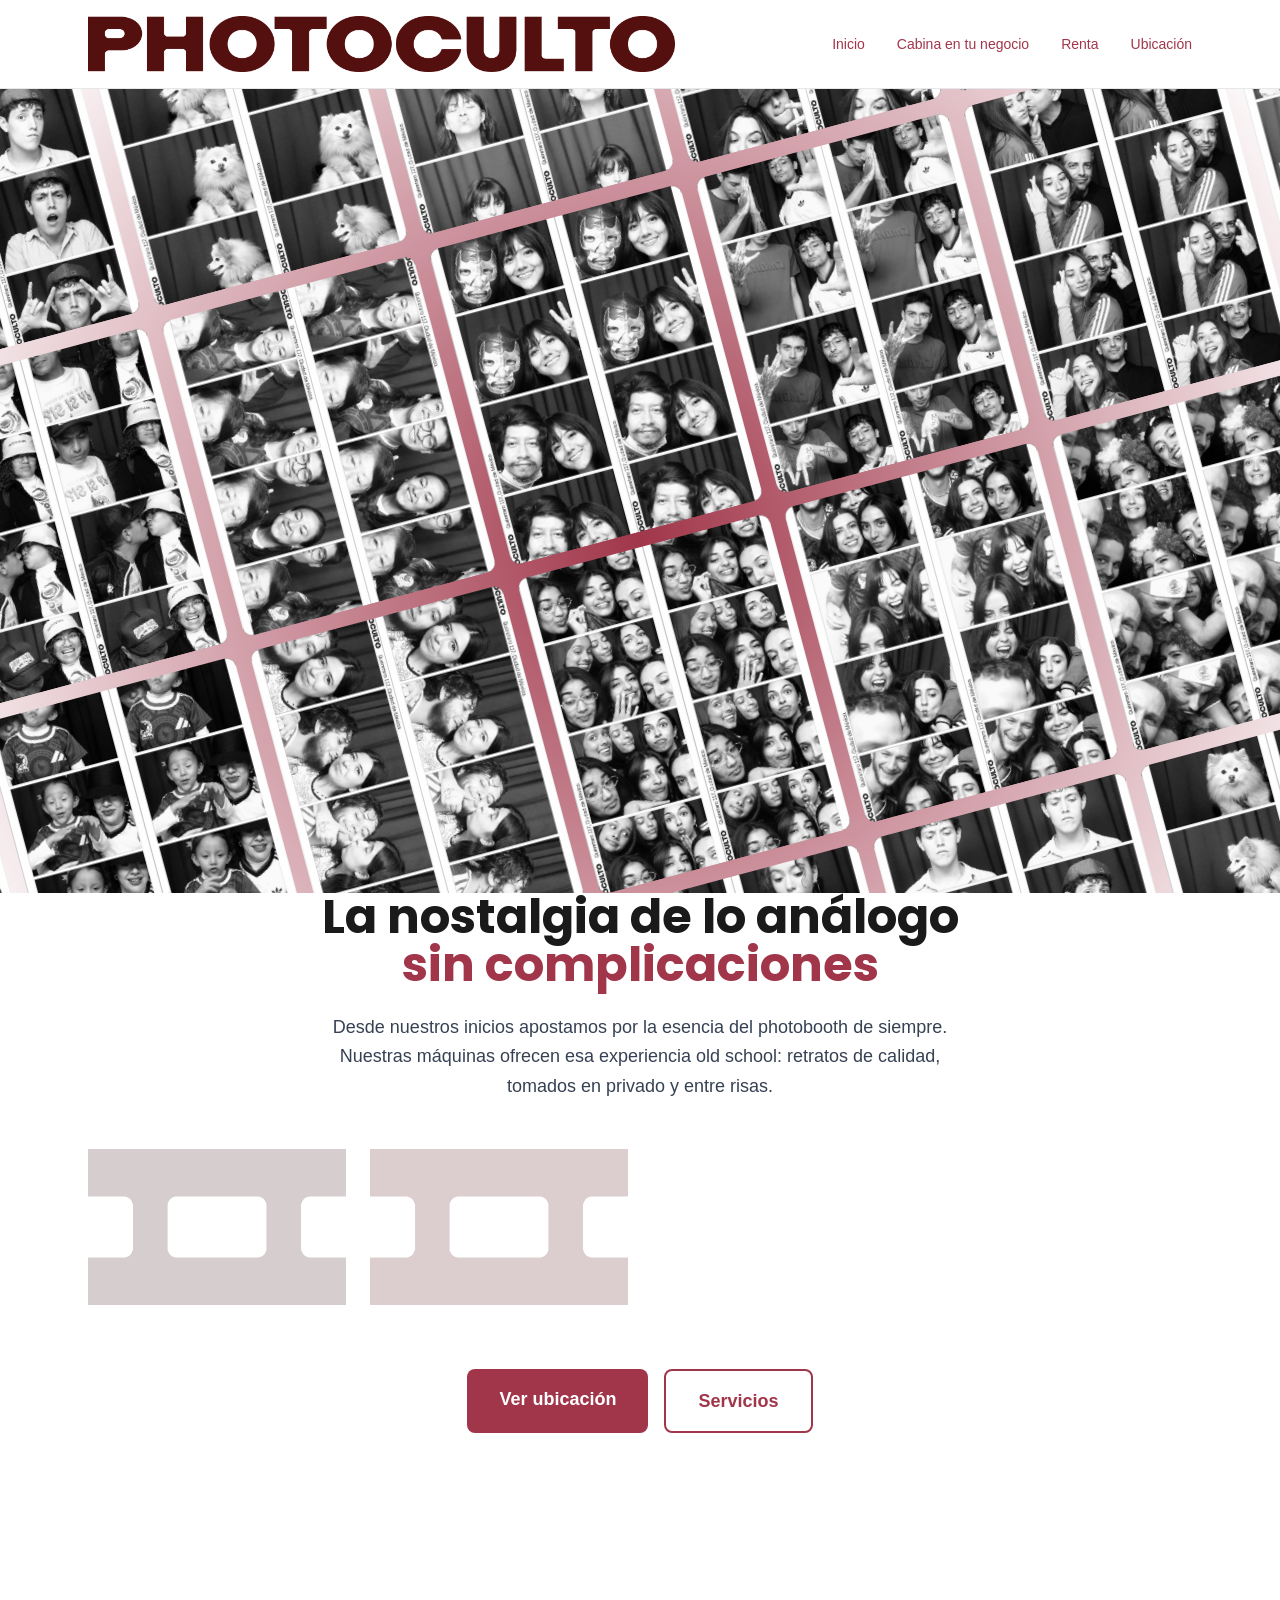
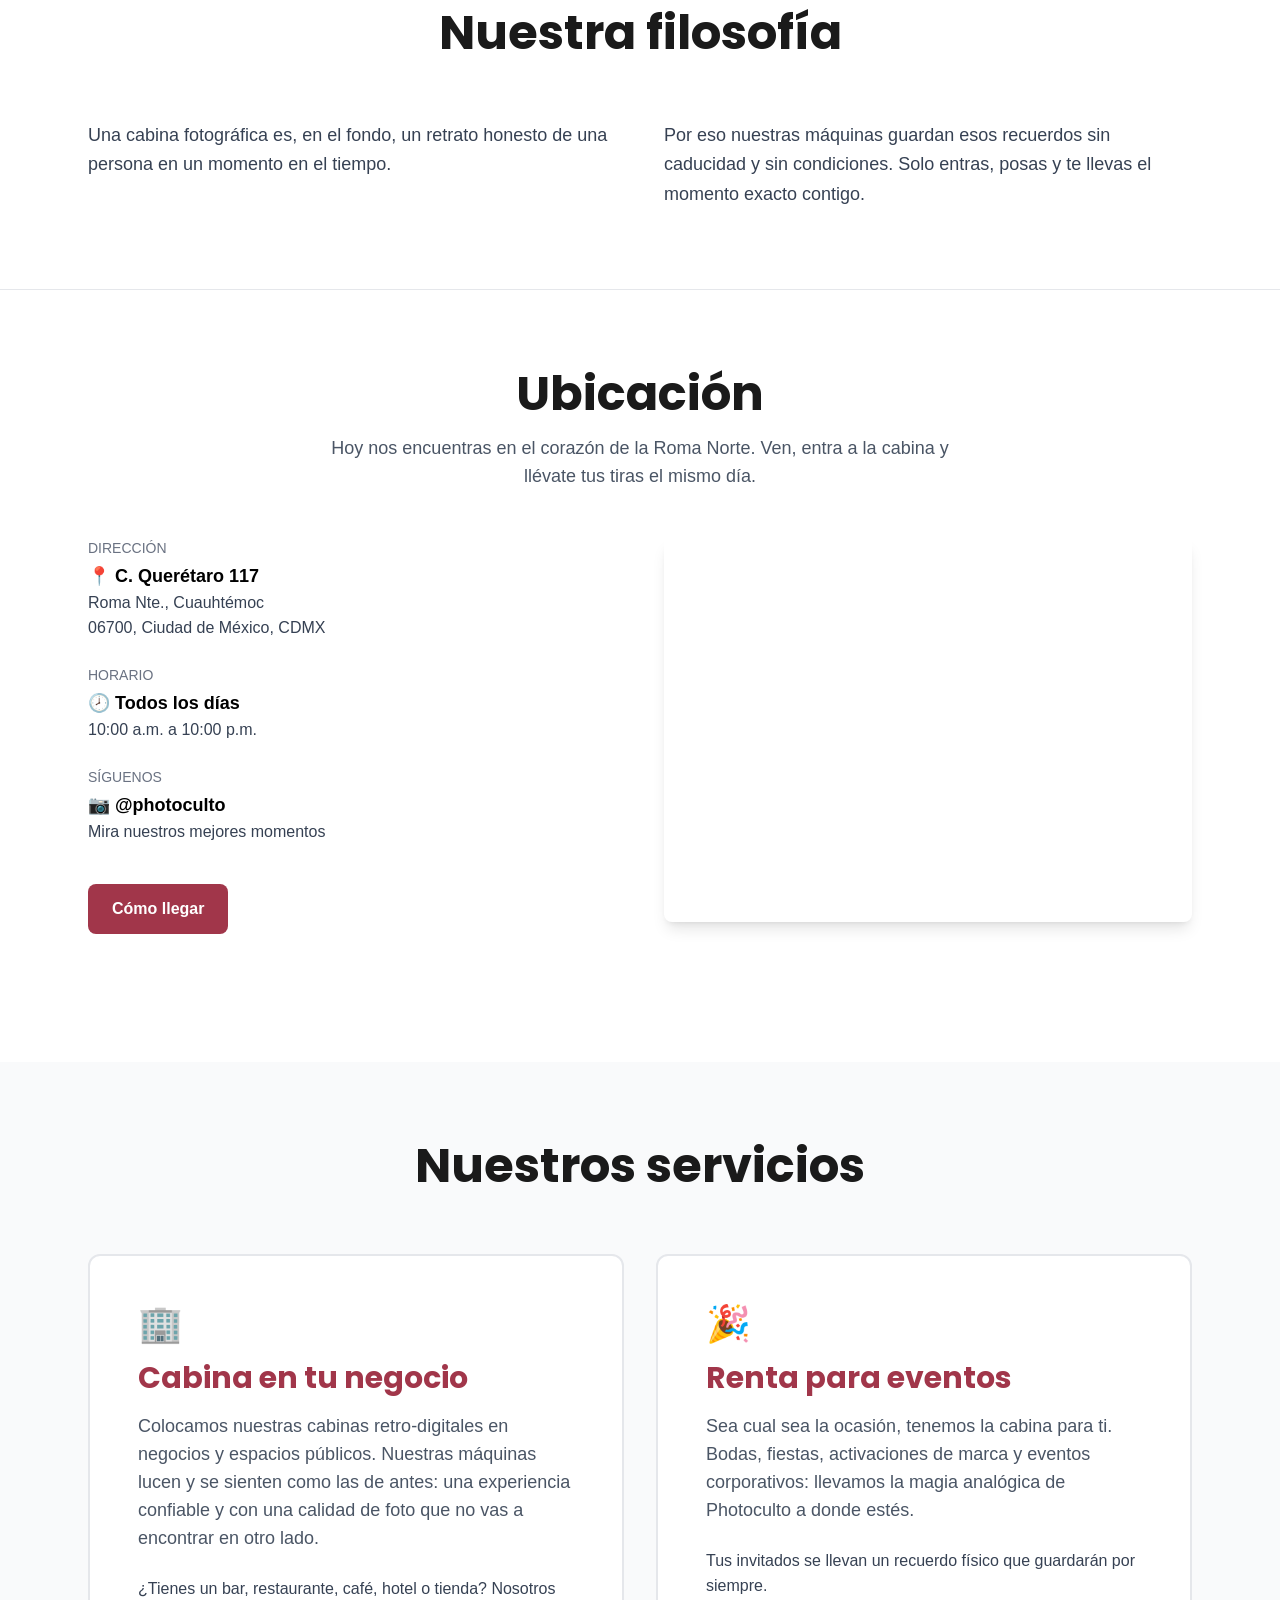
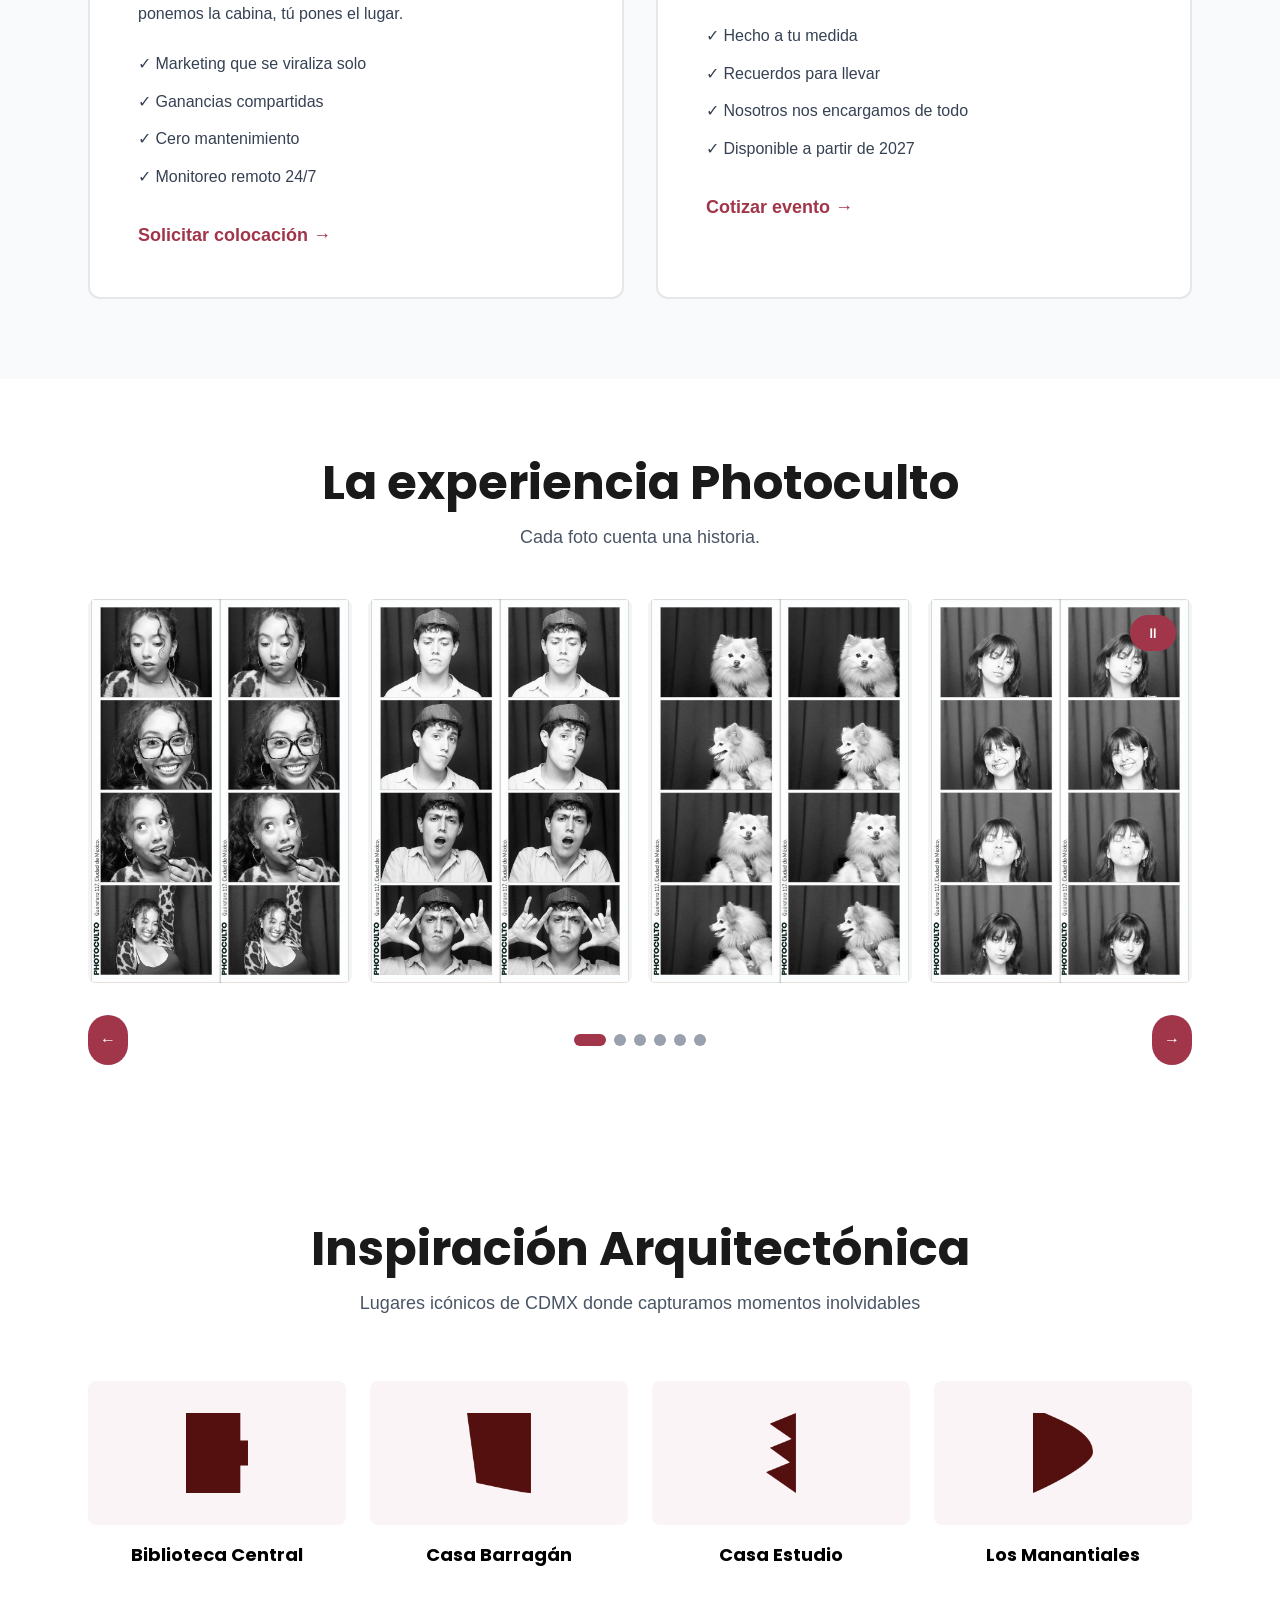
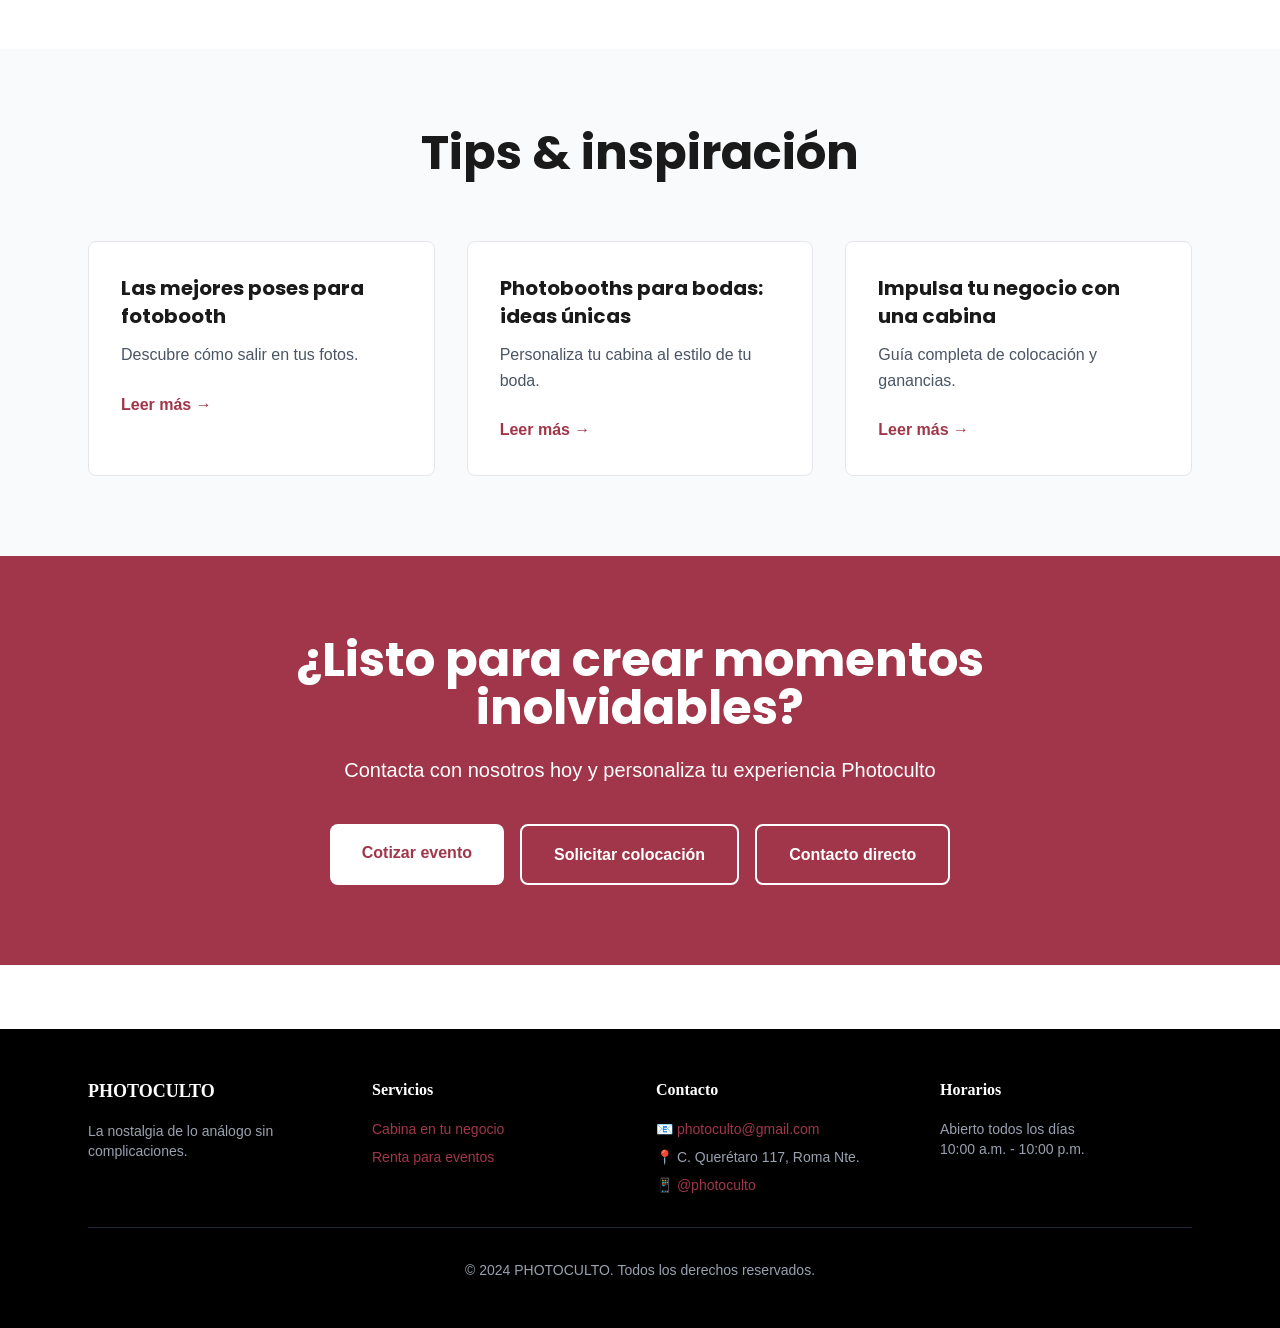
<file: index.html>
<!DOCTYPE html><html lang="es"><head><meta charSet="utf-8"/><meta name="viewport" content="width=device-width, initial-scale=1"/><link rel="preload" href="images/logos/Photoculto%20-%20Cereza.png" as="image"/><link rel="preload" as="image" href="images/photobooth-1.jpg"/><link rel="preload" as="image" href="images/photobooth-2.jpg"/><link rel="preload" as="image" href="images/photobooth-3.jpg"/><link rel="preload" as="image" href="images/photobooth-4.jpg"/><link rel="stylesheet" href="_next/static/chunks/0ctiihvfxtgm7.css" data-precedence="next"/><link rel="stylesheet" href="_next/static/chunks/252lqhjz6k2hh.css" data-precedence="next"/><link rel="preload" as="script" fetchPriority="low" href="_next/static/chunks/0dhbjz-xsmu83.js"/><script src="_next/static/chunks/15orcrkp-_9ct.js" async=""></script><script src="_next/static/chunks/0iec5q4ack_04.js" async=""></script><script src="_next/static/chunks/082obv3v03b-9.js" async=""></script><script src="_next/static/chunks/turbopack-009xbv71a0msh.js" async=""></script><script src="_next/static/chunks/3rdqn8rx95pw7.js" async=""></script><script src="_next/static/chunks/14mrh2-p_w84d.js" async=""></script><script src="_next/static/chunks/244jvenby6ssi.js" async=""></script><link rel="preload" href="https://fonts.googleapis.com/css2?family=Poppins:wght@400;500;600;700&amp;family=Inter:wght@400;500;600;700&amp;display=swap" as="style"/><title>PHOTOCULTO | Cabinas Fotográficas</title><meta name="description" content="La nostalgia de lo análogo sin complicaciones. Cabinas fotográficas vintage en tu negocio o evento."/><link rel="icon" href="favicon.ico%3Ffavicon.2vob68tjqpejf.ico" sizes="256x256" type="image/x-icon"/><link href="https://fonts.googleapis.com/css2?family=Poppins:wght@400;500;600;700&amp;family=Inter:wght@400;500;600;700&amp;display=swap" rel="stylesheet"/><script src="_next/static/chunks/0cz1d0mv5g_q7.js" noModule=""></script></head><body class="flex flex-col min-h-screen"><div hidden=""><!--$--><!--/$--></div><header class="border-b border-gray-200 sticky top-0 bg-white z-50"><nav class="max-w-6xl mx-auto px-6 py-4 flex justify-between items-center"><a class="hover:opacity-80 transition" href="index.html"><img src="images/logos/Photoculto%20-%20Cereza.png" alt="PHOTOCULTO Logo" class="h-14 w-auto"/></a><ul class="flex gap-8 text-sm"><li><a class="hover:text-[#A1364A] transition" href="index.html">Inicio</a></li><li><a class="hover:text-[#A1364A] transition" href="cabina-en-negocio.html">Cabina en tu negocio</a></li><li><a class="hover:text-[#A1364A] transition" href="renta.html">Renta</a></li><li><a class="hover:text-[#A1364A] transition" href="ubicacion.html">Ubicación</a></li></ul></nav></header><main class="flex-grow"><div><div class="noscroll loading"><section class="intro" style="background:radial-gradient(circle, #A1364A 0%, transparent 100%)"><div class="gridMotion-container"><div class="row"><div class="row__item"><div class="row__item-inner" style="background-color:#111"><div class="row__item-img" style="background-image:url(images/photobooth-1.jpg)"></div></div></div><div class="row__item"><div class="row__item-inner" style="background-color:#111"><div class="row__item-img" style="background-image:url(images/photobooth-2.jpg)"></div></div></div><div class="row__item"><div class="row__item-inner" style="background-color:#111"><div class="row__item-img" style="background-image:url(images/photobooth-3.jpg)"></div></div></div><div class="row__item"><div class="row__item-inner" style="background-color:#111"><div class="row__item-img" style="background-image:url(images/photobooth-4.jpg)"></div></div></div><div class="row__item"><div class="row__item-inner" style="background-color:#111"><div class="row__item-img" style="background-image:url(images/photobooth-5.jpg)"></div></div></div><div class="row__item"><div class="row__item-inner" style="background-color:#111"><div class="row__item-img" style="background-image:url(images/photobooth-6.jpg)"></div></div></div><div class="row__item"><div class="row__item-inner" style="background-color:#111"><div class="row__item-img" style="background-image:url(images/photobooth-7.jpg)"></div></div></div></div><div class="row"><div class="row__item"><div class="row__item-inner" style="background-color:#111"><div class="row__item-img" style="background-image:url(images/photobooth-8.jpg)"></div></div></div><div class="row__item"><div class="row__item-inner" style="background-color:#111"><div class="row__item-img" style="background-image:url(images/photobooth-9.jpg)"></div></div></div><div class="row__item"><div class="row__item-inner" style="background-color:#111"><div class="row__item-img" style="background-image:url(images/photobooth-10.jpg)"></div></div></div><div class="row__item"><div class="row__item-inner" style="background-color:#111"><div class="row__item-img" style="background-image:url(images/photobooth-11.jpg)"></div></div></div><div class="row__item"><div class="row__item-inner" style="background-color:#111"><div class="row__item-img" style="background-image:url(images/photobooth-12.jpg)"></div></div></div><div class="row__item"><div class="row__item-inner" style="background-color:#111"><div class="row__item-img" style="background-image:url(images/photobooth-13.jpg)"></div></div></div><div class="row__item"><div class="row__item-inner" style="background-color:#111"><div class="row__item-img" style="background-image:url(images/photobooth-14.jpg)"></div></div></div></div><div class="row"><div class="row__item"><div class="row__item-inner" style="background-color:#111"><div class="row__item-img" style="background-image:url(images/photobooth-15.jpg)"></div></div></div><div class="row__item"><div class="row__item-inner" style="background-color:#111"><div class="row__item-img" style="background-image:url(images/photobooth-16.jpg)"></div></div></div><div class="row__item"><div class="row__item-inner" style="background-color:#111"><div class="row__item-img" style="background-image:url(images/photobooth-17.jpg)"></div></div></div><div class="row__item"><div class="row__item-inner" style="background-color:#111"><div class="row__item-img" style="background-image:url(images/photobooth-18.jpg)"></div></div></div><div class="row__item"><div class="row__item-inner" style="background-color:#111"><div class="row__item-img" style="background-image:url(images/photobooth-19.jpg)"></div></div></div><div class="row__item"><div class="row__item-inner" style="background-color:#111"><div class="row__item-img" style="background-image:url(images/photobooth-20.jpg)"></div></div></div><div class="row__item"><div class="row__item-inner" style="background-color:#111"><div class="row__item-img" style="background-image:url(images/photobooth-21.jpg)"></div></div></div></div><div class="row"><div class="row__item"><div class="row__item-inner" style="background-color:#111"><div class="row__item-img" style="background-image:url(images/photobooth-22.jpg)"></div></div></div><div class="row__item"><div class="row__item-inner" style="background-color:#111"><div class="row__item-img" style="background-image:url(images/photobooth-23.jpg)"></div></div></div><div class="row__item"><div class="row__item-inner" style="background-color:#111"><div class="row__item-img" style="background-image:url(images/photobooth-24.jpg)"></div></div></div><div class="row__item"><div class="row__item-inner" style="background-color:#111"><div class="row__item-img" style="background-image:url(images/photobooth-1.jpg)"></div></div></div><div class="row__item"><div class="row__item-inner" style="background-color:#111"><div class="row__item-img" style="background-image:url(images/photobooth-2.jpg)"></div></div></div><div class="row__item"><div class="row__item-inner" style="background-color:#111"><div class="row__item-img" style="background-image:url(images/photobooth-3.jpg)"></div></div></div><div class="row__item"><div class="row__item-inner" style="background-color:#111"><div class="row__item-img" style="background-image:url(images/photobooth-4.jpg)"></div></div></div></div></div><div class="fullview"></div></section></div><section class="relative z-10 -mt-24 pb-24 bg-white"><div class="max-w-6xl mx-auto px-6"><div class="text-center"><h2 class="text-4xl md:text-5xl font-poppins font-bold mb-6">La nostalgia de lo análogo<br/><span class="text-[#A1364A]">sin complicaciones</span></h2><p class="text-lg text-gray-700 mb-12 max-w-2xl mx-auto leading-relaxed">Desde nuestros inicios apostamos por la esencia del photobooth de siempre. Nuestras máquinas ofrecen esa experiencia old school: retratos de calidad, tomados en privado y entre risas.</p><div class="grid grid-cols-2 md:grid-cols-4 gap-6 mb-16 opacity-20 hover:opacity-40 transition"><img alt="Isotipo 1" loading="lazy" width="80" height="80" decoding="async" data-nimg="1" class="w-full h-auto" style="color:transparent" src="images/isotipos/Union.png"/><img alt="Isotipo 2" loading="lazy" width="80" height="80" decoding="async" data-nimg="1" class="w-full h-auto" style="color:transparent" src="images/isotipos/Union-1.png"/><img alt="Isotipo 3" loading="lazy" width="80" height="80" decoding="async" data-nimg="1" class="w-full h-auto" style="color:transparent" src="images/isotipos/Union-2.png"/><img alt="Isotipo 4" loading="lazy" width="80" height="80" decoding="async" data-nimg="1" class="w-full h-auto" style="color:transparent" src="images/isotipos/Union-3.png"/></div><div class="flex flex-col sm:flex-row gap-4 justify-center"><a href="index.html#ubicacion" class="px-8 py-4 bg-[#A1364A] text-white font-semibold rounded-lg hover:bg-black transition text-lg text-center">Ver ubicación</a><a class="px-8 py-4 border-2 border-[#A1364A] text-[#A1364A] font-semibold rounded-lg hover:bg-[#A1364A]/10 transition text-lg text-center" href="index.html#servicios">Servicios</a></div></div></div></section><section class="max-w-6xl mx-auto px-6 py-20"><h2 class="text-5xl font-poppins font-bold text-center mb-16">Nuestra filosofía</h2><div class="grid grid-cols-1 md:grid-cols-2 gap-12"><div><p class="text-lg text-gray-700 mb-6 leading-relaxed">Una cabina fotográfica es, en el fondo, un retrato honesto de una persona en un momento en el tiempo.</p></div><div><p class="text-lg text-gray-700 leading-relaxed">Por eso nuestras máquinas guardan esos recuerdos sin caducidad y sin condiciones. Solo entras, posas y te llevas el momento exacto contigo.</p></div></div></section><section id="ubicacion" class="py-20 bg-white border-t border-gray-200"><div class="max-w-6xl mx-auto px-6"><h2 class="text-5xl font-poppins font-bold text-center mb-4">Ubicación</h2><p class="text-center text-gray-600 text-lg mb-12 max-w-2xl mx-auto">Hoy nos encuentras en el corazón de la Roma Norte. Ven, entra a la cabina y llévate tus tiras el mismo día.</p><div class="grid grid-cols-1 md:grid-cols-2 gap-12 mb-12"><div class="space-y-6"><div><p class="text-gray-500 text-sm mb-1">DIRECCIÓN</p><p class="text-lg font-semibold text-black">📍 C. Querétaro 117</p><p class="text-gray-700">Roma Nte., Cuauhtémoc</p><p class="text-gray-700">06700, Ciudad de México, CDMX</p></div><div><p class="text-gray-500 text-sm mb-1">HORARIO</p><p class="text-lg font-semibold text-black">🕗 Todos los días</p><p class="text-gray-700">10:00 a.m. a 10:00 p.m.</p></div><div><p class="text-gray-500 text-sm mb-1">SÍGUENOS</p><p class="text-lg font-semibold text-black">📷 @photoculto</p><p class="text-gray-700">Mira nuestros mejores momentos</p></div><a href="https://maps.google.com/maps/search/C.+Quer%C3%A9taro+117,+Roma+Nte.,+CDMX" target="_blank" rel="noopener noreferrer" class="inline-block mt-4 px-6 py-3 bg-[#A1364A] text-white rounded-lg hover:bg-black transition font-semibold">Cómo llegar</a></div><div class="h-96 rounded-lg overflow-hidden shadow-lg"><iframe src="https://www.google.com/maps/embed?pb=!1m18!1m12!1m3!1d3024.1234567890!2d-99.1642!3d19.4267!2m3!1f0!2f0!3f0!3m2!1i1024!2i768!4f13.1!3m3!1m2!1s0x85d1f8c7d8c7d8c7%3A0x0!2sC.%20Quer%C3%A9taro%20117%2C%20Roma%20Nte.%2C%20CDMX!5e0!3m2!1ses!2smx!4v1234567890" width="100%" height="100%" style="border:0" allowFullScreen="" loading="lazy" referrerPolicy="no-referrer-when-downgrade"></iframe></div></div></div></section><section id="servicios" class="bg-gray-50 py-20"><div class="max-w-6xl mx-auto px-6"><h2 class="text-5xl font-poppins font-bold text-center mb-16">Nuestros servicios</h2><div class="grid grid-cols-1 md:grid-cols-2 gap-8"><a class="group" href="cabina-en-negocio.html"><div class="bg-white rounded-xl p-12 border-2 border-gray-200 hover:border-[#A1364A] transition cursor-pointer h-full"><div class="text-4xl mb-4">🏢</div><h3 class="text-3xl font-poppins font-bold mb-4 group-hover:text-[#A1364A] transition">Cabina en tu negocio</h3><p class="text-gray-600 mb-6 text-lg">Colocamos nuestras cabinas retro-digitales en negocios y espacios públicos. Nuestras máquinas lucen y se sienten como las de antes: una experiencia confiable y con una calidad de foto que no vas a encontrar en otro lado.</p><p class="text-gray-700 mb-6">¿Tienes un bar, restaurante, café, hotel o tienda? Nosotros ponemos la cabina, tú pones el lugar.</p><ul class="space-y-3 mb-8 text-gray-700"><li>✓ Marketing que se viraliza solo</li><li>✓ Ganancias compartidas</li><li>✓ Cero mantenimiento</li><li>✓ Monitoreo remoto 24/7</li></ul><span class="text-[#A1364A] font-semibold text-lg">Solicitar colocación →</span></div></a><a class="group" href="renta.html"><div class="bg-white rounded-xl p-12 border-2 border-gray-200 hover:border-[#A1364A] transition cursor-pointer h-full"><div class="text-4xl mb-4">🎉</div><h3 class="text-3xl font-poppins font-bold mb-4 group-hover:text-[#A1364A] transition">Renta para eventos</h3><p class="text-gray-600 mb-6 text-lg">Sea cual sea la ocasión, tenemos la cabina para ti. Bodas, fiestas, activaciones de marca y eventos corporativos: llevamos la magia analógica de Photoculto a donde estés.</p><p class="text-gray-700 mb-6">Tus invitados se llevan un recuerdo físico que guardarán por siempre.</p><ul class="space-y-3 mb-8 text-gray-700"><li>✓ Hecho a tu medida</li><li>✓ Recuerdos para llevar</li><li>✓ Nosotros nos encargamos de todo</li><li>✓ Disponible a partir de 2027</li></ul><span class="text-[#A1364A] font-semibold text-lg">Cotizar evento →</span></div></a></div></div></section><section class="max-w-6xl mx-auto px-6 py-20"><h2 class="text-5xl font-poppins font-bold text-center mb-4">La experiencia Photoculto</h2><p class="text-center text-gray-600 text-lg mb-12 max-w-2xl mx-auto">Cada foto cuenta una historia.</p><div class="relative w-full bg-transparent"><div class="grid grid-cols-1 md:grid-cols-2 lg:grid-cols-4 gap-4 mb-8"><div class="relative w-full h-96 rounded-lg overflow-hidden bg-gray-100"><img alt="Photoculto 1" decoding="async" data-nimg="fill" class="object-contain hover:scale-105 transition-transform duration-300" style="position:absolute;height:100%;width:100%;left:0;top:0;right:0;bottom:0;color:transparent" src="images/photobooth-1.jpg"/></div><div class="relative w-full h-96 rounded-lg overflow-hidden bg-gray-100"><img alt="Photoculto 2" decoding="async" data-nimg="fill" class="object-contain hover:scale-105 transition-transform duration-300" style="position:absolute;height:100%;width:100%;left:0;top:0;right:0;bottom:0;color:transparent" src="images/photobooth-2.jpg"/></div><div class="relative w-full h-96 rounded-lg overflow-hidden bg-gray-100"><img alt="Photoculto 3" decoding="async" data-nimg="fill" class="object-contain hover:scale-105 transition-transform duration-300" style="position:absolute;height:100%;width:100%;left:0;top:0;right:0;bottom:0;color:transparent" src="images/photobooth-3.jpg"/></div><div class="relative w-full h-96 rounded-lg overflow-hidden bg-gray-100"><img alt="Photoculto 4" decoding="async" data-nimg="fill" class="object-contain hover:scale-105 transition-transform duration-300" style="position:absolute;height:100%;width:100%;left:0;top:0;right:0;bottom:0;color:transparent" src="images/photobooth-4.jpg"/></div></div><div class="flex justify-between items-center gap-4"><button class="bg-[#A1364A] hover:bg-black text-white p-3 rounded-full transition z-20" aria-label="Previous slide">←</button><div class="flex gap-2 justify-center flex-1"><button class="w-3 h-3 rounded-full transition bg-[#A1364A] w-8" aria-label="Go to group 1"></button><button class="w-3 h-3 rounded-full transition bg-gray-400 hover:bg-gray-600" aria-label="Go to group 2"></button><button class="w-3 h-3 rounded-full transition bg-gray-400 hover:bg-gray-600" aria-label="Go to group 3"></button><button class="w-3 h-3 rounded-full transition bg-gray-400 hover:bg-gray-600" aria-label="Go to group 4"></button><button class="w-3 h-3 rounded-full transition bg-gray-400 hover:bg-gray-600" aria-label="Go to group 5"></button><button class="w-3 h-3 rounded-full transition bg-gray-400 hover:bg-gray-600" aria-label="Go to group 6"></button></div><button class="bg-[#A1364A] hover:bg-black text-white p-3 rounded-full transition z-20" aria-label="Next slide">→</button></div><button class="absolute top-4 right-4 bg-[#A1364A] hover:bg-black text-white px-4 py-2 rounded-full text-sm transition z-20">⏸</button></div></section><section class="max-w-6xl mx-auto px-6 py-20"><h2 class="text-5xl font-poppins font-bold text-center mb-4">Inspiración Arquitectónica</h2><p class="text-center text-gray-600 text-lg mb-16 max-w-2xl mx-auto">Lugares icónicos de CDMX donde capturamos momentos inolvidables</p><div class="grid grid-cols-1 md:grid-cols-2 lg:grid-cols-4 gap-6"><div class="flex flex-col items-center text-center group"><div class="bg-[#A1364A]/5 rounded-lg p-8 w-full mb-4 flex items-center justify-center group-hover:bg-[#A1364A]/10 transition"><img alt="Biblioteca Central" loading="lazy" width="80" height="80" decoding="async" data-nimg="1" class="w-20 h-20 object-contain group-hover:scale-110 transition-transform" style="color:transparent" src="images/architecture/biblioteca-central.png"/></div><h3 class="text-lg font-poppins font-bold text-black group-hover:text-[#A1364A] transition">Biblioteca Central</h3></div><div class="flex flex-col items-center text-center group"><div class="bg-[#A1364A]/5 rounded-lg p-8 w-full mb-4 flex items-center justify-center group-hover:bg-[#A1364A]/10 transition"><img alt="Casa Barragán" loading="lazy" width="80" height="80" decoding="async" data-nimg="1" class="w-20 h-20 object-contain group-hover:scale-110 transition-transform" style="color:transparent" src="images/architecture/casa-barragan.png"/></div><h3 class="text-lg font-poppins font-bold text-black group-hover:text-[#A1364A] transition">Casa Barragán</h3></div><div class="flex flex-col items-center text-center group"><div class="bg-[#A1364A]/5 rounded-lg p-8 w-full mb-4 flex items-center justify-center group-hover:bg-[#A1364A]/10 transition"><img alt="Casa Estudio" loading="lazy" width="80" height="80" decoding="async" data-nimg="1" class="w-20 h-20 object-contain group-hover:scale-110 transition-transform" style="color:transparent" src="images/architecture/casa-estudio.png"/></div><h3 class="text-lg font-poppins font-bold text-black group-hover:text-[#A1364A] transition">Casa Estudio</h3></div><div class="flex flex-col items-center text-center group"><div class="bg-[#A1364A]/5 rounded-lg p-8 w-full mb-4 flex items-center justify-center group-hover:bg-[#A1364A]/10 transition"><img alt="Los Manantiales" loading="lazy" width="80" height="80" decoding="async" data-nimg="1" class="w-20 h-20 object-contain group-hover:scale-110 transition-transform" style="color:transparent" src="images/architecture/los-manantiales.png"/></div><h3 class="text-lg font-poppins font-bold text-black group-hover:text-[#A1364A] transition">Los Manantiales</h3></div></div></section><section class="bg-gray-50 py-20"><div class="max-w-6xl mx-auto px-6"><h2 class="text-5xl font-poppins font-bold text-center mb-16">Tips &amp; inspiración</h2><div class="grid grid-cols-1 md:grid-cols-3 gap-8"><div class="bg-white rounded-lg p-8 border border-gray-200 hover:border-[#A1364A] transition"><h3 class="text-xl font-poppins font-bold mb-3">Las mejores poses para fotobooth</h3><p class="text-gray-600 mb-6">Descubre cómo salir en tus fotos.</p><a href="index.html#" class="text-[#A1364A] font-semibold">Leer más →</a></div><div class="bg-white rounded-lg p-8 border border-gray-200 hover:border-[#A1364A] transition"><h3 class="text-xl font-poppins font-bold mb-3">Photobooths para bodas: ideas únicas</h3><p class="text-gray-600 mb-6">Personaliza tu cabina al estilo de tu boda.</p><a href="index.html#" class="text-[#A1364A] font-semibold">Leer más →</a></div><div class="bg-white rounded-lg p-8 border border-gray-200 hover:border-[#A1364A] transition"><h3 class="text-xl font-poppins font-bold mb-3">Impulsa tu negocio con una cabina</h3><p class="text-gray-600 mb-6">Guía completa de colocación y ganancias.</p><a href="index.html#" class="text-[#A1364A] font-semibold">Leer más →</a></div></div></div></section><section class="bg-[#A1364A] text-white py-20"><div class="max-w-4xl mx-auto px-6 text-center"><h2 class="text-5xl font-poppins font-bold mb-6">¿Listo para crear momentos inolvidables?</h2><p class="text-xl mb-10">Contacta con nosotros hoy y personaliza tu experiencia Photoculto</p><div class="flex flex-col sm:flex-row gap-4 justify-center"><a class="px-8 py-4 bg-white text-[#A1364A] font-semibold rounded-lg hover:bg-gray-100 transition" href="renta.html">Cotizar evento</a><a class="px-8 py-4 border-2 border-white text-white font-semibold rounded-lg hover:bg-white/10 transition" href="cabina-en-negocio.html">Solicitar colocación</a><a href="mailto:photoculto@gmail.com" class="px-8 py-4 border-2 border-white text-white font-semibold rounded-lg hover:bg-white/10 transition">Contacto directo</a></div></div></section></div><!--$--><!--/$--></main><footer class="bg-black text-white py-12 mt-16"><div class="max-w-6xl mx-auto px-6"><div class="grid grid-cols-1 md:grid-cols-4 gap-8 mb-8"><div><h3 class="text-lg font-serif font-bold mb-4">PHOTOCULTO</h3><p class="text-sm text-gray-400">La nostalgia de lo análogo sin complicaciones.</p></div><div><h4 class="font-serif font-bold mb-4">Servicios</h4><ul class="space-y-2 text-sm text-gray-400"><li><a class="hover:text-white transition" href="cabina-en-negocio.html">Cabina en tu negocio</a></li><li><a class="hover:text-white transition" href="renta.html">Renta para eventos</a></li></ul></div><div><h4 class="font-serif font-bold mb-4">Contacto</h4><ul class="space-y-2 text-sm text-gray-400"><li>📧 <a href="mailto:photoculto@gmail.com" class="hover:text-white transition">photoculto@gmail.com</a></li><li>📍 C. Querétaro 117, Roma Nte.</li><li>📱 <a href="https://instagram.com/photoculto" target="_blank" rel="noopener noreferrer" class="hover:text-white transition">@photoculto</a></li></ul></div><div><h4 class="font-serif font-bold mb-4">Horarios</h4><p class="text-sm text-gray-400">Abierto todos los días<br/>10:00 a.m. - 10:00 p.m.</p></div></div><div class="border-t border-gray-800 pt-8 text-center text-sm text-gray-400"><p>© 2024 PHOTOCULTO. Todos los derechos reservados.</p></div></div></footer><script src="_next/static/chunks/0dhbjz-xsmu83.js" id="_R_" async=""></script><script>(self.__next_f=self.__next_f||[]).push([0])</script><script>self.__next_f.push([1,"1:\"$Sreact.fragment\"\n2:I[22016,[\"/_next/static/chunks/3rdqn8rx95pw7.js\",\"/_next/static/chunks/14mrh2-p_w84d.js\"],\"\"]\n3:I[39756,[\"/_next/static/chunks/3rdqn8rx95pw7.js\",\"/_next/static/chunks/14mrh2-p_w84d.js\"],\"default\"]\n4:I[37457,[\"/_next/static/chunks/3rdqn8rx95pw7.js\",\"/_next/static/chunks/14mrh2-p_w84d.js\"],\"default\"]\n9:I[68027,[\"/_next/static/chunks/3rdqn8rx95pw7.js\",\"/_next/static/chunks/14mrh2-p_w84d.js\"],\"default\",1]\n:HL[\"/_next/static/chunks/0ctiihvfxtgm7.css\",\"style\"]\n:HL[\"/_next/static/chunks/252lqhjz6k2hh.css\",\"style\"]\n:HL[\"https://fonts.googleapis.com/css2?family=Poppins:wght@400;500;600;700\u0026family=Inter:wght@400;500;600;700\u0026display=swap\",\"style\"]\n:HL[\"/images/logos/Photoculto - Cereza.png\",\"image\"]\n"])</script><script>self.__next_f.push([1,"0:{\"P\":null,\"c\":[\"\",\"\"],\"q\":\"\",\"i\":false,\"f\":[[[\"\",{\"children\":[\"__PAGE__\",{}]},\"$undefined\",\"$undefined\",16],[[\"$\",\"$1\",\"c\",{\"children\":[[[\"$\",\"link\",\"0\",{\"rel\":\"stylesheet\",\"href\":\"/_next/static/chunks/0ctiihvfxtgm7.css\",\"precedence\":\"next\",\"crossOrigin\":\"$undefined\",\"nonce\":\"$undefined\"}],[\"$\",\"script\",\"script-0\",{\"src\":\"/_next/static/chunks/3rdqn8rx95pw7.js\",\"async\":true,\"nonce\":\"$undefined\"}],[\"$\",\"script\",\"script-1\",{\"src\":\"/_next/static/chunks/14mrh2-p_w84d.js\",\"async\":true,\"nonce\":\"$undefined\"}]],[\"$\",\"html\",null,{\"lang\":\"es\",\"children\":[[\"$\",\"head\",null,{\"children\":[\"$\",\"link\",null,{\"href\":\"https://fonts.googleapis.com/css2?family=Poppins:wght@400;500;600;700\u0026family=Inter:wght@400;500;600;700\u0026display=swap\",\"rel\":\"stylesheet\"}]}],[\"$\",\"body\",null,{\"className\":\"flex flex-col min-h-screen\",\"children\":[[\"$\",\"header\",null,{\"className\":\"border-b border-gray-200 sticky top-0 bg-white z-50\",\"children\":[\"$\",\"nav\",null,{\"className\":\"max-w-6xl mx-auto px-6 py-4 flex justify-between items-center\",\"children\":[[\"$\",\"$L2\",null,{\"href\":\"/\",\"className\":\"hover:opacity-80 transition\",\"children\":[\"$\",\"img\",null,{\"src\":\"/images/logos/Photoculto - Cereza.png\",\"alt\":\"PHOTOCULTO Logo\",\"className\":\"h-14 w-auto\"}]}],[\"$\",\"ul\",null,{\"className\":\"flex gap-8 text-sm\",\"children\":[[\"$\",\"li\",null,{\"children\":[\"$\",\"$L2\",null,{\"href\":\"/\",\"className\":\"hover:text-[#A1364A] transition\",\"children\":\"Inicio\"}]}],[\"$\",\"li\",null,{\"children\":[\"$\",\"$L2\",null,{\"href\":\"/cabina-en-negocio\",\"className\":\"hover:text-[#A1364A] transition\",\"children\":\"Cabina en tu negocio\"}]}],[\"$\",\"li\",null,{\"children\":[\"$\",\"$L2\",null,{\"href\":\"/renta\",\"className\":\"hover:text-[#A1364A] transition\",\"children\":\"Renta\"}]}],[\"$\",\"li\",null,{\"children\":[\"$\",\"$L2\",null,{\"href\":\"/ubicacion\",\"className\":\"hover:text-[#A1364A] transition\",\"children\":\"Ubicación\"}]}]]}]]}]}],[\"$\",\"main\",null,{\"className\":\"flex-grow\",\"children\":[\"$\",\"$L3\",null,{\"parallelRouterKey\":\"children\",\"error\":\"$undefined\",\"errorStyles\":\"$undefined\",\"errorScripts\":\"$undefined\",\"template\":[\"$\",\"$L4\",null,{}],\"templateStyles\":\"$undefined\",\"templateScripts\":\"$undefined\",\"notFound\":[[[\"$\",\"title\",null,{\"children\":\"404: This page could not be found.\"}],[\"$\",\"div\",null,{\"style\":{\"fontFamily\":\"system-ui,\\\"Segoe UI\\\",Roboto,Helvetica,Arial,sans-serif,\\\"Apple Color Emoji\\\",\\\"Segoe UI Emoji\\\"\",\"height\":\"100vh\",\"textAlign\":\"center\",\"display\":\"flex\",\"flexDirection\":\"column\",\"alignItems\":\"center\",\"justifyContent\":\"center\"},\"children\":[\"$\",\"div\",null,{\"children\":[[\"$\",\"style\",null,{\"dangerouslySetInnerHTML\":{\"__html\":\"body{color:#000;background:#fff;margin:0}.next-error-h1{border-right:1px solid rgba(0,0,0,.3)}@media (prefers-color-scheme:dark){body{color:#fff;background:#000}.next-error-h1{border-right:1px solid rgba(255,255,255,.3)}}\"}}],[\"$\",\"h1\",null,{\"className\":\"next-error-h1\",\"style\":{\"display\":\"inline-block\",\"margin\":\"0 20px 0 0\",\"padding\":\"0 23px 0 0\",\"fontSize\":24,\"fontWeight\":500,\"verticalAlign\":\"top\",\"lineHeight\":\"49px\"},\"children\":404}],[\"$\",\"div\",null,{\"style\":{\"display\":\"inline-block\"},\"children\":[\"$\",\"h2\",null,{\"style\":{\"fontSize\":14,\"fontWeight\":400,\"lineHeight\":\"49px\",\"margin\":0},\"children\":\"This page could not be found.\"}]}]]}]}]],[]],\"forbidden\":\"$undefined\",\"unauthorized\":\"$undefined\"}]}],[\"$\",\"footer\",null,{\"className\":\"bg-black text-white py-12 mt-16\",\"children\":[\"$\",\"div\",null,{\"className\":\"max-w-6xl mx-auto px-6\",\"children\":[[\"$\",\"div\",null,{\"className\":\"grid grid-cols-1 md:grid-cols-4 gap-8 mb-8\",\"children\":[[\"$\",\"div\",null,{\"children\":[[\"$\",\"h3\",null,{\"className\":\"text-lg font-serif font-bold mb-4\",\"children\":\"PHOTOCULTO\"}],[\"$\",\"p\",null,{\"className\":\"text-sm text-gray-400\",\"children\":\"La nostalgia de lo análogo sin complicaciones.\"}]]}],[\"$\",\"div\",null,{\"children\":[[\"$\",\"h4\",null,{\"className\":\"font-serif font-bold mb-4\",\"children\":\"Servicios\"}],[\"$\",\"ul\",null,{\"className\":\"space-y-2 text-sm text-gray-400\",\"children\":[[\"$\",\"li\",null,{\"children\":[\"$\",\"$L2\",null,{\"href\":\"/cabina-en-negocio\",\"className\":\"hover:text-white transition\",\"children\":\"Cabina en tu negocio\"}]}],[\"$\",\"li\",null,{\"children\":[\"$\",\"$L2\",null,{\"href\":\"/renta\",\"className\":\"hover:text-white transition\",\"children\":\"Renta para eventos\"}]}]]}]]}],[\"$\",\"div\",null,{\"children\":[[\"$\",\"h4\",null,{\"className\":\"font-serif font-bold mb-4\",\"children\":\"Contacto\"}],[\"$\",\"ul\",null,{\"className\":\"space-y-2 text-sm text-gray-400\",\"children\":[[\"$\",\"li\",null,{\"children\":[\"📧 \",[\"$\",\"a\",null,{\"href\":\"mailto:photoculto@gmail.com\",\"className\":\"hover:text-white transition\",\"children\":\"photoculto@gmail.com\"}]]}],[\"$\",\"li\",null,{\"children\":\"📍 C. Querétaro 117, Roma Nte.\"}],[\"$\",\"li\",null,{\"children\":[\"📱 \",[\"$\",\"a\",null,{\"href\":\"https://instagram.com/photoculto\",\"target\":\"_blank\",\"rel\":\"noopener noreferrer\",\"className\":\"hover:text-white transition\",\"children\":\"@photoculto\"}]]}]]}]]}],\"$L5\"]}],\"$L6\"]}]}]]}]]}]]}],{\"children\":[\"$L7\",{},null,false,null]},null,false,null],\"$L8\",false]],\"m\":\"$undefined\",\"G\":[\"$9\",[\"$La\"]],\"S\":true,\"h\":null,\"s\":\"$undefined\",\"l\":\"$undefined\",\"p\":\"$undefined\",\"d\":\"$undefined\",\"b\":\"1MGIP1BUROzlyQEsy2hFu\"}\n"])</script><script>self.__next_f.push([1,"b:I[47257,[\"/_next/static/chunks/3rdqn8rx95pw7.js\",\"/_next/static/chunks/14mrh2-p_w84d.js\"],\"ClientPageRoot\"]\nc:I[31713,[\"/_next/static/chunks/3rdqn8rx95pw7.js\",\"/_next/static/chunks/14mrh2-p_w84d.js\",\"/_next/static/chunks/244jvenby6ssi.js\"],\"default\"]\nf:I[97367,[\"/_next/static/chunks/3rdqn8rx95pw7.js\",\"/_next/static/chunks/14mrh2-p_w84d.js\"],\"OutletBoundary\"]\n10:\"$Sreact.suspense\"\n12:I[97367,[\"/_next/static/chunks/3rdqn8rx95pw7.js\",\"/_next/static/chunks/14mrh2-p_w84d.js\"],\"ViewportBoundary\"]\n14:I[97367,[\"/_next/static/chunks/3rdqn8rx95pw7.js\",\"/_next/static/chunks/14mrh2-p_w84d.js\"],\"MetadataBoundary\"]\n5:[\"$\",\"div\",null,{\"children\":[[\"$\",\"h4\",null,{\"className\":\"font-serif font-bold mb-4\",\"children\":\"Horarios\"}],[\"$\",\"p\",null,{\"className\":\"text-sm text-gray-400\",\"children\":[\"Abierto todos los días\",[\"$\",\"br\",null,{}],\"10:00 a.m. - 10:00 p.m.\"]}]]}]\n6:[\"$\",\"div\",null,{\"className\":\"border-t border-gray-800 pt-8 text-center text-sm text-gray-400\",\"children\":[\"$\",\"p\",null,{\"children\":\"© 2024 PHOTOCULTO. Todos los derechos reservados.\"}]}]\n7:[\"$\",\"$1\",\"c\",{\"children\":[[\"$\",\"$Lb\",null,{\"Component\":\"$c\",\"serverProvidedParams\":{\"searchParams\":{},\"params\":{},\"promises\":[\"$@d\",\"$@e\"]}}],[[\"$\",\"link\",\"0\",{\"rel\":\"stylesheet\",\"href\":\"/_next/static/chunks/252lqhjz6k2hh.css\",\"precedence\":\"next\",\"crossOrigin\":\"$undefined\",\"nonce\":\"$undefined\"}],[\"$\",\"script\",\"script-0\",{\"src\":\"/_next/static/chunks/244jvenby6ssi.js\",\"async\":true,\"nonce\":\"$undefined\"}]],[\"$\",\"$Lf\",null,{\"children\":[\"$\",\"$10\",null,{\"name\":\"Next.MetadataOutlet\",\"children\":\"$@11\"}]}]]}]\n8:[\"$\",\"$1\",\"h\",{\"children\":[null,[\"$\",\"$L12\",null,{\"children\":\"$L13\"}],[\"$\",\"div\",null,{\"hidden\":true,\"children\":[\"$\",\"$L14\",null,{\"children\":[\"$\",\"$10\",null,{\"name\":\"Next.Metadata\",\"children\":\"$L15\"}]}]}],null]}]\na:[\"$\",\"link\",\"0\",{\"rel\":\"stylesheet\",\"href\":\"/_next/static/chunks/0ctiihvfxtgm7.css\",\"precedence\":\"next\",\"crossOrigin\":\"$undefined\",\"nonce\":\"$undefined\"}]\n"])</script><script>self.__next_f.push([1,"d:{}\ne:\"$7:props:children:0:props:serverProvidedParams:params\"\n"])</script><script>self.__next_f.push([1,"13:[[\"$\",\"meta\",\"0\",{\"charSet\":\"utf-8\"}],[\"$\",\"meta\",\"1\",{\"name\":\"viewport\",\"content\":\"width=device-width, initial-scale=1\"}]]\n"])</script><script>self.__next_f.push([1,"16:I[27201,[\"/_next/static/chunks/3rdqn8rx95pw7.js\",\"/_next/static/chunks/14mrh2-p_w84d.js\"],\"IconMark\"]\n11:null\n15:[[\"$\",\"title\",\"0\",{\"children\":\"PHOTOCULTO | Cabinas Fotográficas\"}],[\"$\",\"meta\",\"1\",{\"name\":\"description\",\"content\":\"La nostalgia de lo análogo sin complicaciones. Cabinas fotográficas vintage en tu negocio o evento.\"}],[\"$\",\"link\",\"2\",{\"rel\":\"icon\",\"href\":\"/favicon.ico?favicon.2vob68tjqpejf.ico\",\"sizes\":\"256x256\",\"type\":\"image/x-icon\"}],[\"$\",\"$L16\",\"3\",{}]]\n"])</script></body></html>
</file>
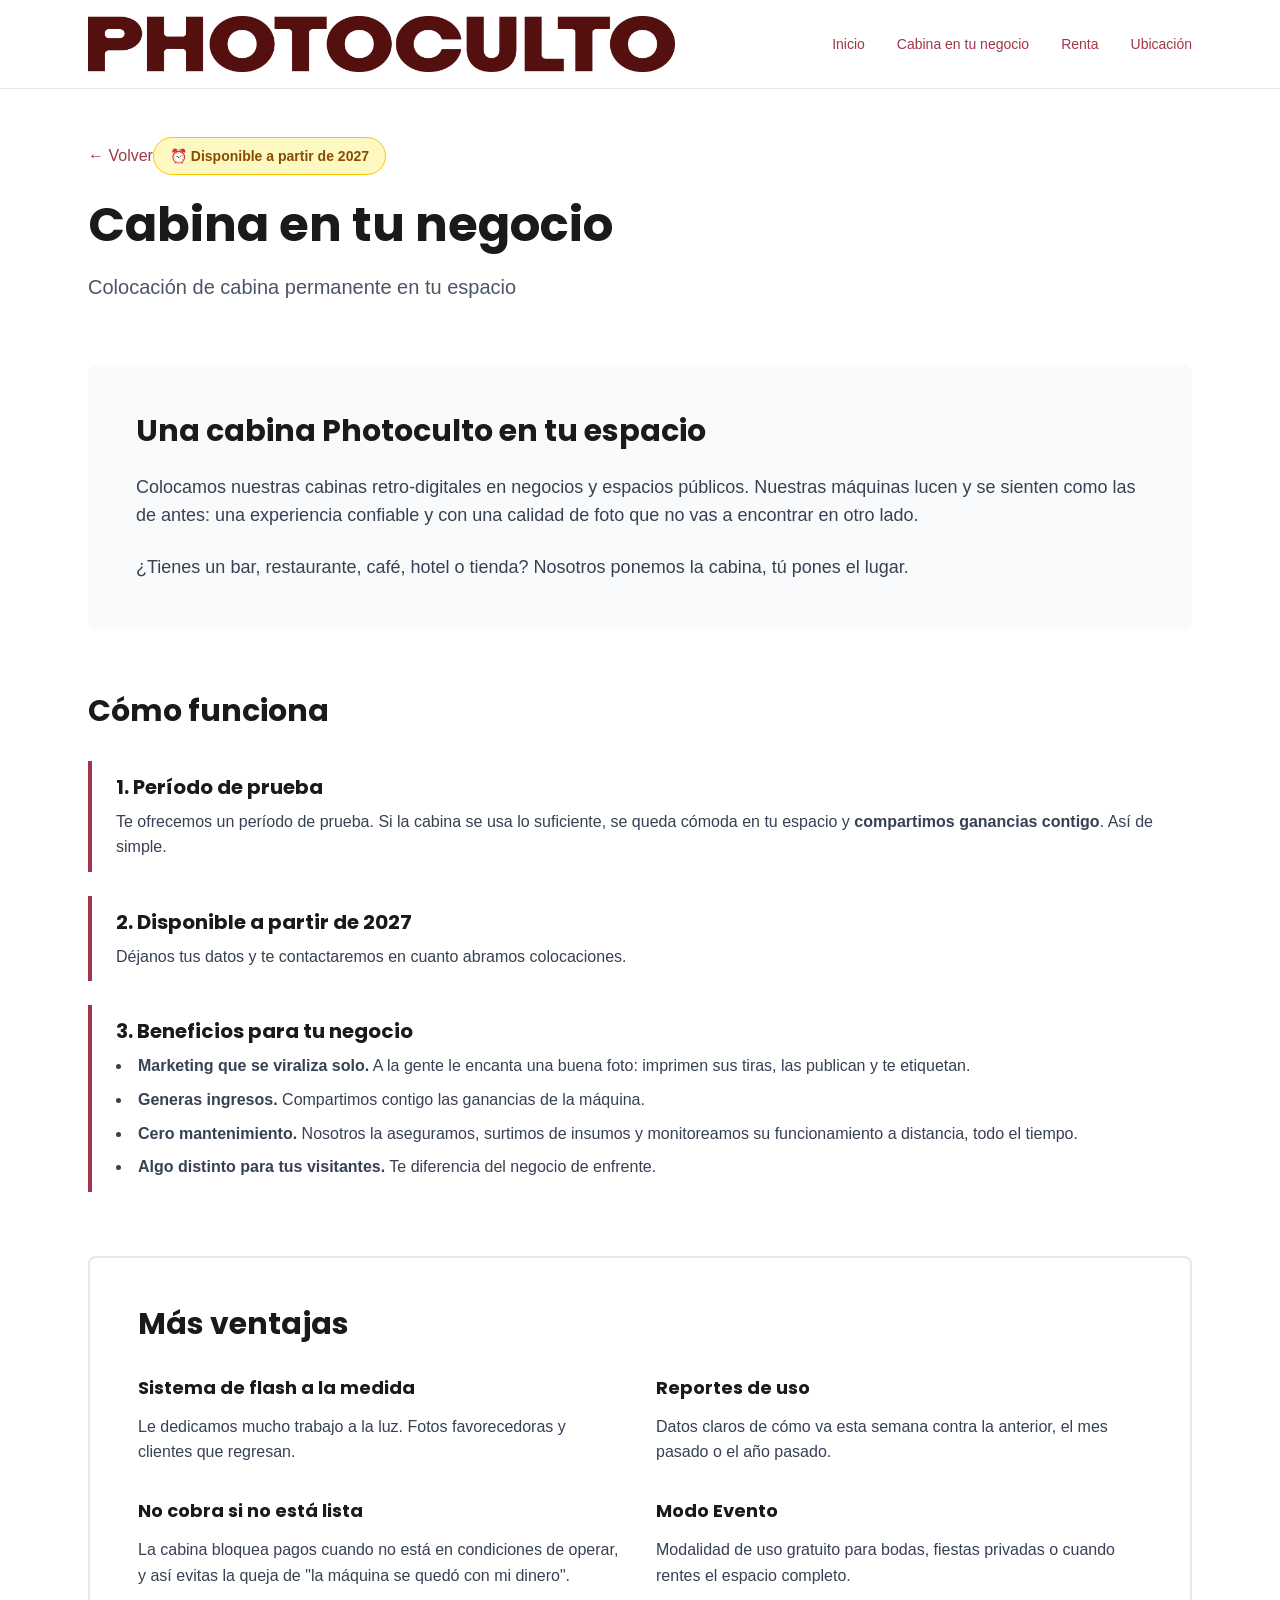
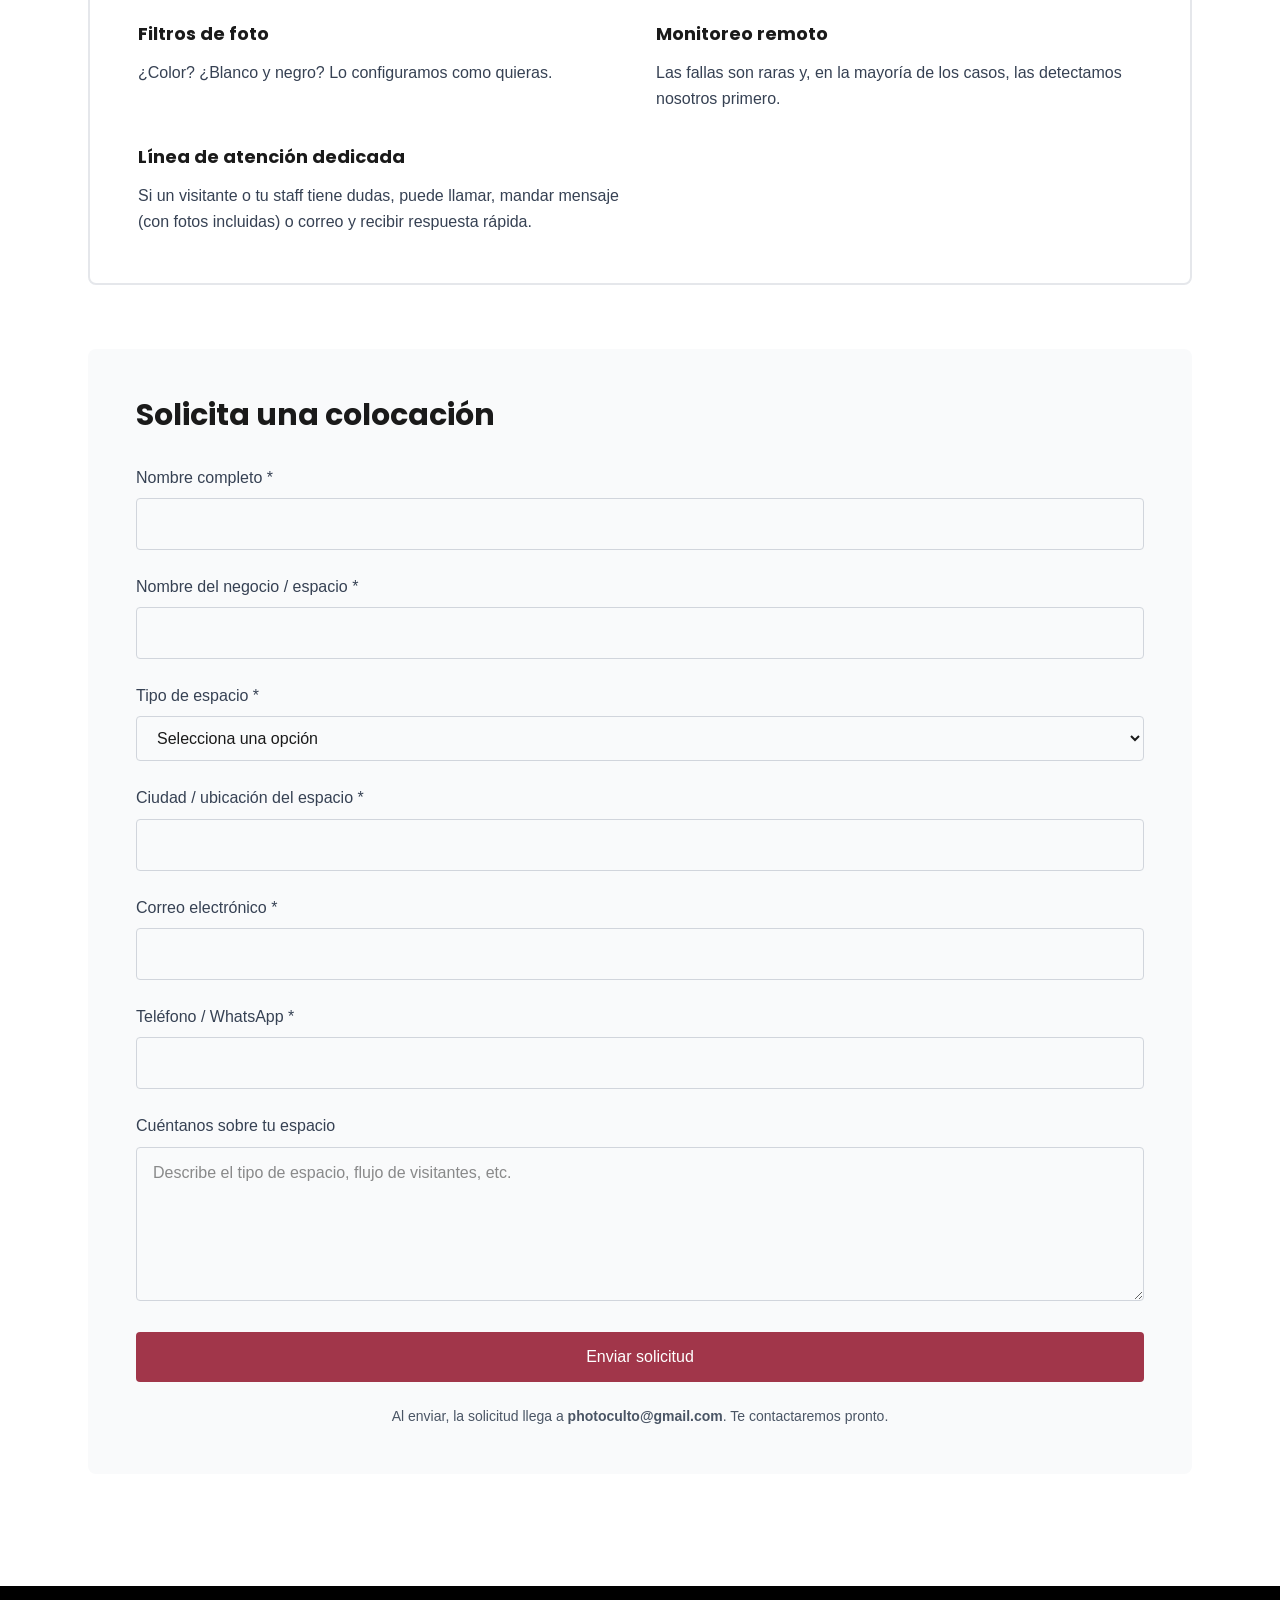
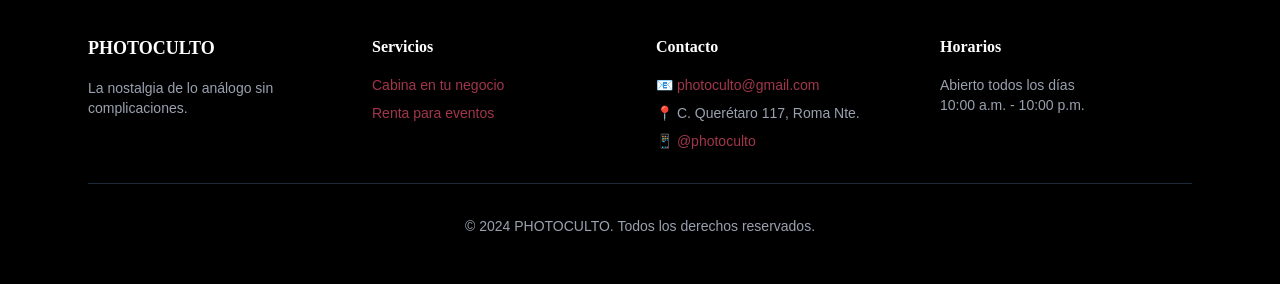
<file: cabina-en-negocio.html>
<!DOCTYPE html><html lang="es"><head><meta charSet="utf-8"/><meta name="viewport" content="width=device-width, initial-scale=1"/><link rel="preload" href="images/logos/Photoculto%20-%20Cereza.png" as="image"/><link rel="stylesheet" href="_next/static/chunks/0ctiihvfxtgm7.css" data-precedence="next"/><link rel="preload" as="script" fetchPriority="low" href="_next/static/chunks/0dhbjz-xsmu83.js"/><script src="_next/static/chunks/15orcrkp-_9ct.js" async=""></script><script src="_next/static/chunks/0iec5q4ack_04.js" async=""></script><script src="_next/static/chunks/082obv3v03b-9.js" async=""></script><script src="_next/static/chunks/turbopack-009xbv71a0msh.js" async=""></script><script src="_next/static/chunks/3rdqn8rx95pw7.js" async=""></script><script src="_next/static/chunks/14mrh2-p_w84d.js" async=""></script><link rel="preload" href="https://fonts.googleapis.com/css2?family=Poppins:wght@400;500;600;700&amp;family=Inter:wght@400;500;600;700&amp;display=swap" as="style"/><title>PHOTOCULTO | Cabinas Fotográficas</title><meta name="description" content="La nostalgia de lo análogo sin complicaciones. Cabinas fotográficas vintage en tu negocio o evento."/><link rel="icon" href="favicon.ico%3Ffavicon.2vob68tjqpejf.ico" sizes="256x256" type="image/x-icon"/><link href="https://fonts.googleapis.com/css2?family=Poppins:wght@400;500;600;700&amp;family=Inter:wght@400;500;600;700&amp;display=swap" rel="stylesheet"/><script src="_next/static/chunks/0cz1d0mv5g_q7.js" noModule=""></script></head><body class="flex flex-col min-h-screen"><div hidden=""><!--$--><!--/$--></div><header class="border-b border-gray-200 sticky top-0 bg-white z-50"><nav class="max-w-6xl mx-auto px-6 py-4 flex justify-between items-center"><a class="hover:opacity-80 transition" href="index.html"><img src="images/logos/Photoculto%20-%20Cereza.png" alt="PHOTOCULTO Logo" class="h-14 w-auto"/></a><ul class="flex gap-8 text-sm"><li><a class="hover:text-[#A1364A] transition" href="index.html">Inicio</a></li><li><a class="hover:text-[#A1364A] transition" href="cabina-en-negocio.html">Cabina en tu negocio</a></li><li><a class="hover:text-[#A1364A] transition" href="renta.html">Renta</a></li><li><a class="hover:text-[#A1364A] transition" href="ubicacion.html">Ubicación</a></li></ul></nav></header><main class="flex-grow"><div class="max-w-6xl mx-auto px-6 py-12"><a class="text-[#A1364A] hover:text-black transition mb-8 inline-block" href="index.html">← Volver</a><div class="inline-block mb-6 px-4 py-2 bg-yellow-100 border border-yellow-400 rounded-full"><p class="text-yellow-800 font-semibold text-sm">⏰ Disponible a partir de 2027</p></div><div class="mb-16"><h1 class="text-5xl font-poppins font-bold mb-6">Cabina en tu negocio</h1><p class="text-xl text-gray-600">Colocación de cabina permanente en tu espacio</p></div><div class="bg-gray-50 rounded-lg p-12 mb-16"><h2 class="text-3xl font-poppins font-bold mb-6">Una cabina Photoculto en tu espacio</h2><p class="text-lg text-gray-700 mb-6">Colocamos nuestras cabinas retro-digitales en negocios y espacios públicos. Nuestras máquinas lucen y se sienten como las de antes: una experiencia confiable y con una calidad de foto que no vas a encontrar en otro lado.</p><p class="text-lg text-gray-700">¿Tienes un bar, restaurante, café, hotel o tienda? Nosotros ponemos la cabina, tú pones el lugar.</p></div><div class="mb-16"><h2 class="text-3xl font-poppins font-bold mb-8">Cómo funciona</h2><div class="space-y-6"><div class="border-l-4 border-[#A1364A] pl-6 py-3"><h3 class="text-xl font-poppins font-bold mb-2">1. Período de prueba</h3><p class="text-gray-700">Te ofrecemos un período de prueba. Si la cabina se usa lo suficiente, se queda cómoda en tu espacio y <strong>compartimos ganancias contigo</strong>. Así de simple.</p></div><div class="border-l-4 border-[#A1364A] pl-6 py-3"><h3 class="text-xl font-poppins font-bold mb-2">2. Disponible a partir de 2027</h3><p class="text-gray-700">Déjanos tus datos y te contactaremos en cuanto abramos colocaciones.</p></div><div class="border-l-4 border-[#A1364A] pl-6 py-3"><h3 class="text-xl font-poppins font-bold mb-2">3. Beneficios para tu negocio</h3><ul class="list-disc list-inside text-gray-700 space-y-2 mt-2"><li><strong>Marketing que se viraliza solo.</strong> A la gente le encanta una buena foto: imprimen sus tiras, las publican y te etiquetan.</li><li><strong>Generas ingresos.</strong> Compartimos contigo las ganancias de la máquina.</li><li><strong>Cero mantenimiento.</strong> Nosotros la aseguramos, surtimos de insumos y monitoreamos su funcionamiento a distancia, todo el tiempo.</li><li><strong>Algo distinto para tus visitantes.</strong> Te diferencia del negocio de enfrente.</li></ul></div></div></div><div class="bg-white border-2 border-gray-200 rounded-lg p-12 mb-16"><h2 class="text-3xl font-poppins font-bold mb-8">Más ventajas</h2><div class="grid grid-cols-1 md:grid-cols-2 gap-8"><div><h3 class="text-lg font-poppins font-bold mb-3">Sistema de flash a la medida</h3><p class="text-gray-700">Le dedicamos mucho trabajo a la luz. Fotos favorecedoras y clientes que regresan.</p></div><div><h3 class="text-lg font-poppins font-bold mb-3">Reportes de uso</h3><p class="text-gray-700">Datos claros de cómo va esta semana contra la anterior, el mes pasado o el año pasado.</p></div><div><h3 class="text-lg font-poppins font-bold mb-3">No cobra si no está lista</h3><p class="text-gray-700">La cabina bloquea pagos cuando no está en condiciones de operar, y así evitas la queja de &quot;la máquina se quedó con mi dinero&quot;.</p></div><div><h3 class="text-lg font-poppins font-bold mb-3">Modo Evento</h3><p class="text-gray-700">Modalidad de uso gratuito para bodas, fiestas privadas o cuando rentes el espacio completo.</p></div><div><h3 class="text-lg font-poppins font-bold mb-3">Filtros de foto</h3><p class="text-gray-700">¿Color? ¿Blanco y negro? Lo configuramos como quieras.</p></div><div><h3 class="text-lg font-poppins font-bold mb-3">Monitoreo remoto</h3><p class="text-gray-700">Las fallas son raras y, en la mayoría de los casos, las detectamos nosotros primero.</p></div><div><h3 class="text-lg font-poppins font-bold mb-3">Línea de atención dedicada</h3><p class="text-gray-700">Si un visitante o tu staff tiene dudas, puede llamar, mandar mensaje (con fotos incluidas) o correo y recibir respuesta rápida.</p></div></div></div><div class="bg-gray-50 rounded-lg p-12"><h2 class="text-3xl font-poppins font-bold mb-8">Solicita una colocación</h2><form class="space-y-6" action="https://formspree.io/f/mbjqqdrk" method="POST"><input type="hidden" name="_subject" value="Nueva solicitud CABINA EN TU NEGOCIO"/><input type="hidden" name="_captcha" value="false"/><div><label class="block font-medium text-gray-700 mb-2">Nombre completo *</label><input type="text" required="" class="w-full px-4 py-3 border border-gray-300 rounded focus:outline-none focus:border-[#A1364A]" name="name"/></div><div><label class="block font-medium text-gray-700 mb-2">Nombre del negocio / espacio *</label><input type="text" required="" class="w-full px-4 py-3 border border-gray-300 rounded focus:outline-none focus:border-[#A1364A]" name="business_name"/></div><div><label class="block font-medium text-gray-700 mb-2">Tipo de espacio *</label><select name="space_type" required="" class="w-full px-4 py-3 border border-gray-300 rounded focus:outline-none focus:border-[#A1364A]"><option value="">Selecciona una opción</option><option value="bar">Bar</option><option value="restaurant">Restaurante</option><option value="cafe">Café</option><option value="hotel">Hotel</option><option value="store">Tienda</option><option value="other">Otro</option></select></div><div><label class="block font-medium text-gray-700 mb-2">Ciudad / ubicación del espacio *</label><input type="text" required="" class="w-full px-4 py-3 border border-gray-300 rounded focus:outline-none focus:border-[#A1364A]" name="location"/></div><div><label class="block font-medium text-gray-700 mb-2">Correo electrónico *</label><input type="email" required="" class="w-full px-4 py-3 border border-gray-300 rounded focus:outline-none focus:border-[#A1364A]" name="email"/></div><div><label class="block font-medium text-gray-700 mb-2">Teléfono / WhatsApp *</label><input type="tel" required="" class="w-full px-4 py-3 border border-gray-300 rounded focus:outline-none focus:border-[#A1364A]" name="phone"/></div><div><label class="block font-medium text-gray-700 mb-2">Cuéntanos sobre tu espacio</label><textarea name="description" rows="5" class="w-full px-4 py-3 border border-gray-300 rounded focus:outline-none focus:border-[#A1364A]" placeholder="Describe el tipo de espacio, flujo de visitantes, etc."></textarea></div><button type="submit" class="w-full bg-[#A1364A] text-white font-medium py-3 rounded hover:bg-black transition">Enviar solicitud</button><p class="text-sm text-gray-600 text-center">Al enviar, la solicitud llega a <strong>photoculto@gmail.com</strong>. Te contactaremos pronto.</p></form></div></div><!--$--><!--/$--></main><footer class="bg-black text-white py-12 mt-16"><div class="max-w-6xl mx-auto px-6"><div class="grid grid-cols-1 md:grid-cols-4 gap-8 mb-8"><div><h3 class="text-lg font-serif font-bold mb-4">PHOTOCULTO</h3><p class="text-sm text-gray-400">La nostalgia de lo análogo sin complicaciones.</p></div><div><h4 class="font-serif font-bold mb-4">Servicios</h4><ul class="space-y-2 text-sm text-gray-400"><li><a class="hover:text-white transition" href="cabina-en-negocio.html">Cabina en tu negocio</a></li><li><a class="hover:text-white transition" href="renta.html">Renta para eventos</a></li></ul></div><div><h4 class="font-serif font-bold mb-4">Contacto</h4><ul class="space-y-2 text-sm text-gray-400"><li>📧 <a href="mailto:photoculto@gmail.com" class="hover:text-white transition">photoculto@gmail.com</a></li><li>📍 C. Querétaro 117, Roma Nte.</li><li>📱 <a href="https://instagram.com/photoculto" target="_blank" rel="noopener noreferrer" class="hover:text-white transition">@photoculto</a></li></ul></div><div><h4 class="font-serif font-bold mb-4">Horarios</h4><p class="text-sm text-gray-400">Abierto todos los días<br/>10:00 a.m. - 10:00 p.m.</p></div></div><div class="border-t border-gray-800 pt-8 text-center text-sm text-gray-400"><p>© 2024 PHOTOCULTO. Todos los derechos reservados.</p></div></div></footer><script src="_next/static/chunks/0dhbjz-xsmu83.js" id="_R_" async=""></script><script>(self.__next_f=self.__next_f||[]).push([0])</script><script>self.__next_f.push([1,"1:\"$Sreact.fragment\"\n2:I[22016,[\"/_next/static/chunks/3rdqn8rx95pw7.js\",\"/_next/static/chunks/14mrh2-p_w84d.js\"],\"\"]\n3:I[39756,[\"/_next/static/chunks/3rdqn8rx95pw7.js\",\"/_next/static/chunks/14mrh2-p_w84d.js\"],\"default\"]\n4:I[37457,[\"/_next/static/chunks/3rdqn8rx95pw7.js\",\"/_next/static/chunks/14mrh2-p_w84d.js\"],\"default\"]\nc:I[68027,[\"/_next/static/chunks/3rdqn8rx95pw7.js\",\"/_next/static/chunks/14mrh2-p_w84d.js\"],\"default\",1]\n:HL[\"/_next/static/chunks/0ctiihvfxtgm7.css\",\"style\"]\n:HL[\"https://fonts.googleapis.com/css2?family=Poppins:wght@400;500;600;700\u0026family=Inter:wght@400;500;600;700\u0026display=swap\",\"style\"]\n:HL[\"/images/logos/Photoculto - Cereza.png\",\"image\"]\n"])</script><script>self.__next_f.push([1,"0:{\"P\":null,\"c\":[\"\",\"cabina-en-negocio\"],\"q\":\"\",\"i\":false,\"f\":[[[\"\",{\"children\":[\"cabina-en-negocio\",{\"children\":[\"__PAGE__\",{}]}]},\"$undefined\",\"$undefined\",16],[[\"$\",\"$1\",\"c\",{\"children\":[[[\"$\",\"link\",\"0\",{\"rel\":\"stylesheet\",\"href\":\"/_next/static/chunks/0ctiihvfxtgm7.css\",\"precedence\":\"next\",\"crossOrigin\":\"$undefined\",\"nonce\":\"$undefined\"}],[\"$\",\"script\",\"script-0\",{\"src\":\"/_next/static/chunks/3rdqn8rx95pw7.js\",\"async\":true,\"nonce\":\"$undefined\"}],[\"$\",\"script\",\"script-1\",{\"src\":\"/_next/static/chunks/14mrh2-p_w84d.js\",\"async\":true,\"nonce\":\"$undefined\"}]],[\"$\",\"html\",null,{\"lang\":\"es\",\"children\":[[\"$\",\"head\",null,{\"children\":[\"$\",\"link\",null,{\"href\":\"https://fonts.googleapis.com/css2?family=Poppins:wght@400;500;600;700\u0026family=Inter:wght@400;500;600;700\u0026display=swap\",\"rel\":\"stylesheet\"}]}],[\"$\",\"body\",null,{\"className\":\"flex flex-col min-h-screen\",\"children\":[[\"$\",\"header\",null,{\"className\":\"border-b border-gray-200 sticky top-0 bg-white z-50\",\"children\":[\"$\",\"nav\",null,{\"className\":\"max-w-6xl mx-auto px-6 py-4 flex justify-between items-center\",\"children\":[[\"$\",\"$L2\",null,{\"href\":\"/\",\"className\":\"hover:opacity-80 transition\",\"children\":[\"$\",\"img\",null,{\"src\":\"/images/logos/Photoculto - Cereza.png\",\"alt\":\"PHOTOCULTO Logo\",\"className\":\"h-14 w-auto\"}]}],[\"$\",\"ul\",null,{\"className\":\"flex gap-8 text-sm\",\"children\":[[\"$\",\"li\",null,{\"children\":[\"$\",\"$L2\",null,{\"href\":\"/\",\"className\":\"hover:text-[#A1364A] transition\",\"children\":\"Inicio\"}]}],[\"$\",\"li\",null,{\"children\":[\"$\",\"$L2\",null,{\"href\":\"/cabina-en-negocio\",\"className\":\"hover:text-[#A1364A] transition\",\"children\":\"Cabina en tu negocio\"}]}],[\"$\",\"li\",null,{\"children\":[\"$\",\"$L2\",null,{\"href\":\"/renta\",\"className\":\"hover:text-[#A1364A] transition\",\"children\":\"Renta\"}]}],[\"$\",\"li\",null,{\"children\":[\"$\",\"$L2\",null,{\"href\":\"/ubicacion\",\"className\":\"hover:text-[#A1364A] transition\",\"children\":\"Ubicación\"}]}]]}]]}]}],[\"$\",\"main\",null,{\"className\":\"flex-grow\",\"children\":[\"$\",\"$L3\",null,{\"parallelRouterKey\":\"children\",\"error\":\"$undefined\",\"errorStyles\":\"$undefined\",\"errorScripts\":\"$undefined\",\"template\":[\"$\",\"$L4\",null,{}],\"templateStyles\":\"$undefined\",\"templateScripts\":\"$undefined\",\"notFound\":[[[\"$\",\"title\",null,{\"children\":\"404: This page could not be found.\"}],[\"$\",\"div\",null,{\"style\":{\"fontFamily\":\"system-ui,\\\"Segoe UI\\\",Roboto,Helvetica,Arial,sans-serif,\\\"Apple Color Emoji\\\",\\\"Segoe UI Emoji\\\"\",\"height\":\"100vh\",\"textAlign\":\"center\",\"display\":\"flex\",\"flexDirection\":\"column\",\"alignItems\":\"center\",\"justifyContent\":\"center\"},\"children\":[\"$\",\"div\",null,{\"children\":[[\"$\",\"style\",null,{\"dangerouslySetInnerHTML\":{\"__html\":\"body{color:#000;background:#fff;margin:0}.next-error-h1{border-right:1px solid rgba(0,0,0,.3)}@media (prefers-color-scheme:dark){body{color:#fff;background:#000}.next-error-h1{border-right:1px solid rgba(255,255,255,.3)}}\"}}],[\"$\",\"h1\",null,{\"className\":\"next-error-h1\",\"style\":{\"display\":\"inline-block\",\"margin\":\"0 20px 0 0\",\"padding\":\"0 23px 0 0\",\"fontSize\":24,\"fontWeight\":500,\"verticalAlign\":\"top\",\"lineHeight\":\"49px\"},\"children\":404}],[\"$\",\"div\",null,{\"style\":{\"display\":\"inline-block\"},\"children\":[\"$\",\"h2\",null,{\"style\":{\"fontSize\":14,\"fontWeight\":400,\"lineHeight\":\"49px\",\"margin\":0},\"children\":\"This page could not be found.\"}]}]]}]}]],[]],\"forbidden\":\"$undefined\",\"unauthorized\":\"$undefined\"}]}],[\"$\",\"footer\",null,{\"className\":\"bg-black text-white py-12 mt-16\",\"children\":[\"$\",\"div\",null,{\"className\":\"max-w-6xl mx-auto px-6\",\"children\":[[\"$\",\"div\",null,{\"className\":\"grid grid-cols-1 md:grid-cols-4 gap-8 mb-8\",\"children\":[[\"$\",\"div\",null,{\"children\":[[\"$\",\"h3\",null,{\"className\":\"text-lg font-serif font-bold mb-4\",\"children\":\"PHOTOCULTO\"}],[\"$\",\"p\",null,{\"className\":\"text-sm text-gray-400\",\"children\":\"La nostalgia de lo análogo sin complicaciones.\"}]]}],[\"$\",\"div\",null,{\"children\":[[\"$\",\"h4\",null,{\"className\":\"font-serif font-bold mb-4\",\"children\":\"Servicios\"}],[\"$\",\"ul\",null,{\"className\":\"space-y-2 text-sm text-gray-400\",\"children\":[[\"$\",\"li\",null,{\"children\":[\"$\",\"$L2\",null,{\"href\":\"/cabina-en-negocio\",\"className\":\"hover:text-white transition\",\"children\":\"Cabina en tu negocio\"}]}],[\"$\",\"li\",null,{\"children\":[\"$\",\"$L2\",null,{\"href\":\"/renta\",\"className\":\"hover:text-white transition\",\"children\":\"Renta para eventos\"}]}]]}]]}],[\"$\",\"div\",null,{\"children\":[[\"$\",\"h4\",null,{\"className\":\"font-serif font-bold mb-4\",\"children\":\"Contacto\"}],[\"$\",\"ul\",null,{\"className\":\"space-y-2 text-sm text-gray-400\",\"children\":[[\"$\",\"li\",null,{\"children\":[\"📧 \",[\"$\",\"a\",null,{\"href\":\"mailto:photoculto@gmail.com\",\"className\":\"hover:text-white transition\",\"children\":\"photoculto@gmail.com\"}]]}],[\"$\",\"li\",null,{\"children\":\"📍 C. Querétaro 117, Roma Nte.\"}],[\"$\",\"li\",null,{\"children\":[\"📱 \",\"$L5\"]}]]}]]}],\"$L6\"]}],\"$L7\"]}]}]]}]]}]]}],{\"children\":[\"$L8\",{\"children\":[\"$L9\",{},null,false,null]},null,false,\"$@a\"]},null,false,null],\"$Lb\",false]],\"m\":\"$undefined\",\"G\":[\"$c\",[\"$Ld\"]],\"S\":true,\"h\":null,\"s\":\"$undefined\",\"l\":\"$undefined\",\"p\":\"$undefined\",\"d\":\"$undefined\",\"b\":\"1MGIP1BUROzlyQEsy2hFu\"}\n"])</script><script>self.__next_f.push([1,"16:I[97367,[\"/_next/static/chunks/3rdqn8rx95pw7.js\",\"/_next/static/chunks/14mrh2-p_w84d.js\"],\"ViewportBoundary\"]\n18:I[97367,[\"/_next/static/chunks/3rdqn8rx95pw7.js\",\"/_next/static/chunks/14mrh2-p_w84d.js\"],\"MetadataBoundary\"]\n19:\"$Sreact.suspense\"\n5:[\"$\",\"a\",null,{\"href\":\"https://instagram.com/photoculto\",\"target\":\"_blank\",\"rel\":\"noopener noreferrer\",\"className\":\"hover:text-white transition\",\"children\":\"@photoculto\"}]\n6:[\"$\",\"div\",null,{\"children\":[[\"$\",\"h4\",null,{\"className\":\"font-serif font-bold mb-4\",\"children\":\"Horarios\"}],[\"$\",\"p\",null,{\"className\":\"text-sm text-gray-400\",\"children\":[\"Abierto todos los días\",[\"$\",\"br\",null,{}],\"10:00 a.m. - 10:00 p.m.\"]}]]}]\n7:[\"$\",\"div\",null,{\"className\":\"border-t border-gray-800 pt-8 text-center text-sm text-gray-400\",\"children\":[\"$\",\"p\",null,{\"children\":\"© 2024 PHOTOCULTO. Todos los derechos reservados.\"}]}]\n8:[\"$\",\"$1\",\"c\",{\"children\":[null,[\"$\",\"$L3\",null,{\"parallelRouterKey\":\"children\",\"error\":\"$undefined\",\"errorStyles\":\"$undefined\",\"errorScripts\":\"$undefined\",\"template\":[\"$\",\"$L4\",null,{}],\"templateStyles\":\"$undefined\",\"templateScripts\":\"$undefined\",\"notFound\":\"$undefined\",\"forbidden\":\"$undefined\",\"unauthorized\":\"$undefined\"}]]}]\n"])</script><script>self.__next_f.push([1,"9:[\"$\",\"$1\",\"c\",{\"children\":[[\"$\",\"div\",null,{\"className\":\"max-w-6xl mx-auto px-6 py-12\",\"children\":[[\"$\",\"$L2\",null,{\"href\":\"/\",\"className\":\"text-[#A1364A] hover:text-black transition mb-8 inline-block\",\"children\":\"← Volver\"}],[\"$\",\"div\",null,{\"className\":\"inline-block mb-6 px-4 py-2 bg-yellow-100 border border-yellow-400 rounded-full\",\"children\":[\"$\",\"p\",null,{\"className\":\"text-yellow-800 font-semibold text-sm\",\"children\":\"⏰ Disponible a partir de 2027\"}]}],[\"$\",\"div\",null,{\"className\":\"mb-16\",\"children\":[[\"$\",\"h1\",null,{\"className\":\"text-5xl font-poppins font-bold mb-6\",\"children\":\"Cabina en tu negocio\"}],[\"$\",\"p\",null,{\"className\":\"text-xl text-gray-600\",\"children\":\"Colocación de cabina permanente en tu espacio\"}]]}],[\"$\",\"div\",null,{\"className\":\"bg-gray-50 rounded-lg p-12 mb-16\",\"children\":[[\"$\",\"h2\",null,{\"className\":\"text-3xl font-poppins font-bold mb-6\",\"children\":\"Una cabina Photoculto en tu espacio\"}],[\"$\",\"p\",null,{\"className\":\"text-lg text-gray-700 mb-6\",\"children\":\"Colocamos nuestras cabinas retro-digitales en negocios y espacios públicos. Nuestras máquinas lucen y se sienten como las de antes: una experiencia confiable y con una calidad de foto que no vas a encontrar en otro lado.\"}],[\"$\",\"p\",null,{\"className\":\"text-lg text-gray-700\",\"children\":\"¿Tienes un bar, restaurante, café, hotel o tienda? Nosotros ponemos la cabina, tú pones el lugar.\"}]]}],[\"$\",\"div\",null,{\"className\":\"mb-16\",\"children\":[[\"$\",\"h2\",null,{\"className\":\"text-3xl font-poppins font-bold mb-8\",\"children\":\"Cómo funciona\"}],[\"$\",\"div\",null,{\"className\":\"space-y-6\",\"children\":[[\"$\",\"div\",null,{\"className\":\"border-l-4 border-[#A1364A] pl-6 py-3\",\"children\":[[\"$\",\"h3\",null,{\"className\":\"text-xl font-poppins font-bold mb-2\",\"children\":\"1. Período de prueba\"}],[\"$\",\"p\",null,{\"className\":\"text-gray-700\",\"children\":[\"Te ofrecemos un período de prueba. Si la cabina se usa lo suficiente, se queda cómoda en tu espacio y \",[\"$\",\"strong\",null,{\"children\":\"compartimos ganancias contigo\"}],\". Así de simple.\"]}]]}],[\"$\",\"div\",null,{\"className\":\"border-l-4 border-[#A1364A] pl-6 py-3\",\"children\":[[\"$\",\"h3\",null,{\"className\":\"text-xl font-poppins font-bold mb-2\",\"children\":\"2. Disponible a partir de 2027\"}],[\"$\",\"p\",null,{\"className\":\"text-gray-700\",\"children\":\"Déjanos tus datos y te contactaremos en cuanto abramos colocaciones.\"}]]}],[\"$\",\"div\",null,{\"className\":\"border-l-4 border-[#A1364A] pl-6 py-3\",\"children\":[[\"$\",\"h3\",null,{\"className\":\"text-xl font-poppins font-bold mb-2\",\"children\":\"3. Beneficios para tu negocio\"}],[\"$\",\"ul\",null,{\"className\":\"list-disc list-inside text-gray-700 space-y-2 mt-2\",\"children\":[[\"$\",\"li\",null,{\"children\":[[\"$\",\"strong\",null,{\"children\":\"Marketing que se viraliza solo.\"}],\" A la gente le encanta una buena foto: imprimen sus tiras, las publican y te etiquetan.\"]}],[\"$\",\"li\",null,{\"children\":[[\"$\",\"strong\",null,{\"children\":\"Generas ingresos.\"}],\" Compartimos contigo las ganancias de la máquina.\"]}],[\"$\",\"li\",null,{\"children\":[[\"$\",\"strong\",null,{\"children\":\"Cero mantenimiento.\"}],\" Nosotros la aseguramos, surtimos de insumos y monitoreamos su funcionamiento a distancia, todo el tiempo.\"]}],[\"$\",\"li\",null,{\"children\":[[\"$\",\"strong\",null,{\"children\":\"Algo distinto para tus visitantes.\"}],\" Te diferencia del negocio de enfrente.\"]}]]}]]}]]}]]}],[\"$\",\"div\",null,{\"className\":\"bg-white border-2 border-gray-200 rounded-lg p-12 mb-16\",\"children\":[[\"$\",\"h2\",null,{\"className\":\"text-3xl font-poppins font-bold mb-8\",\"children\":\"Más ventajas\"}],[\"$\",\"div\",null,{\"className\":\"grid grid-cols-1 md:grid-cols-2 gap-8\",\"children\":[[\"$\",\"div\",null,{\"children\":[[\"$\",\"h3\",null,{\"className\":\"text-lg font-poppins font-bold mb-3\",\"children\":\"Sistema de flash a la medida\"}],[\"$\",\"p\",null,{\"className\":\"text-gray-700\",\"children\":\"Le dedicamos mucho trabajo a la luz. Fotos favorecedoras y clientes que regresan.\"}]]}],[\"$\",\"div\",null,{\"children\":[[\"$\",\"h3\",null,{\"className\":\"text-lg font-poppins font-bold mb-3\",\"children\":\"Reportes de uso\"}],[\"$\",\"p\",null,{\"className\":\"text-gray-700\",\"children\":\"Datos claros de cómo va esta semana contra la anterior, el mes pasado o el año pasado.\"}]]}],\"$Le\",\"$Lf\",\"$L10\",\"$L11\",\"$L12\"]}]]}],\"$L13\"]}],null,\"$L14\"]}]\n"])</script><script>self.__next_f.push([1,"15:[]\na:\"$W15\"\nb:[\"$\",\"$1\",\"h\",{\"children\":[null,[\"$\",\"$L16\",null,{\"children\":\"$L17\"}],[\"$\",\"div\",null,{\"hidden\":true,\"children\":[\"$\",\"$L18\",null,{\"children\":[\"$\",\"$19\",null,{\"name\":\"Next.Metadata\",\"children\":\"$L1a\"}]}]}],null]}]\nd:[\"$\",\"link\",\"0\",{\"rel\":\"stylesheet\",\"href\":\"/_next/static/chunks/0ctiihvfxtgm7.css\",\"precedence\":\"next\",\"crossOrigin\":\"$undefined\",\"nonce\":\"$undefined\"}]\n"])</script><script>self.__next_f.push([1,"1b:I[97367,[\"/_next/static/chunks/3rdqn8rx95pw7.js\",\"/_next/static/chunks/14mrh2-p_w84d.js\"],\"OutletBoundary\"]\ne:[\"$\",\"div\",null,{\"children\":[[\"$\",\"h3\",null,{\"className\":\"text-lg font-poppins font-bold mb-3\",\"children\":\"No cobra si no está lista\"}],[\"$\",\"p\",null,{\"className\":\"text-gray-700\",\"children\":\"La cabina bloquea pagos cuando no está en condiciones de operar, y así evitas la queja de \\\"la máquina se quedó con mi dinero\\\".\"}]]}]\nf:[\"$\",\"div\",null,{\"children\":[[\"$\",\"h3\",null,{\"className\":\"text-lg font-poppins font-bold mb-3\",\"children\":\"Modo Evento\"}],[\"$\",\"p\",null,{\"className\":\"text-gray-700\",\"children\":\"Modalidad de uso gratuito para bodas, fiestas privadas o cuando rentes el espacio completo.\"}]]}]\n10:[\"$\",\"div\",null,{\"children\":[[\"$\",\"h3\",null,{\"className\":\"text-lg font-poppins font-bold mb-3\",\"children\":\"Filtros de foto\"}],[\"$\",\"p\",null,{\"className\":\"text-gray-700\",\"children\":\"¿Color? ¿Blanco y negro? Lo configuramos como quieras.\"}]]}]\n11:[\"$\",\"div\",null,{\"children\":[[\"$\",\"h3\",null,{\"className\":\"text-lg font-poppins font-bold mb-3\",\"children\":\"Monitoreo remoto\"}],[\"$\",\"p\",null,{\"className\":\"text-gray-700\",\"children\":\"Las fallas son raras y, en la mayoría de los casos, las detectamos nosotros primero.\"}]]}]\n12:[\"$\",\"div\",null,{\"children\":[[\"$\",\"h3\",null,{\"className\":\"text-lg font-poppins font-bold mb-3\",\"children\":\"Línea de atención dedicada\"}],[\"$\",\"p\",null,{\"className\":\"text-gray-700\",\"children\":\"Si un visitante o tu staff tiene dudas, puede llamar, mandar mensaje (con fotos incluidas) o correo y recibir respuesta rápida.\"}]]}]\n"])</script><script>self.__next_f.push([1,"13:[\"$\",\"div\",null,{\"className\":\"bg-gray-50 rounded-lg p-12\",\"children\":[[\"$\",\"h2\",null,{\"className\":\"text-3xl font-poppins font-bold mb-8\",\"children\":\"Solicita una colocación\"}],[\"$\",\"form\",null,{\"action\":\"https://formspree.io/f/mbjqqdrk\",\"method\":\"POST\",\"className\":\"space-y-6\",\"children\":[[\"$\",\"input\",null,{\"type\":\"hidden\",\"name\":\"_subject\",\"value\":\"Nueva solicitud CABINA EN TU NEGOCIO\"}],[\"$\",\"input\",null,{\"type\":\"hidden\",\"name\":\"_captcha\",\"value\":\"false\"}],[\"$\",\"div\",null,{\"children\":[[\"$\",\"label\",null,{\"className\":\"block font-medium text-gray-700 mb-2\",\"children\":\"Nombre completo *\"}],[\"$\",\"input\",null,{\"type\":\"text\",\"name\":\"name\",\"required\":true,\"className\":\"w-full px-4 py-3 border border-gray-300 rounded focus:outline-none focus:border-[#A1364A]\"}]]}],[\"$\",\"div\",null,{\"children\":[[\"$\",\"label\",null,{\"className\":\"block font-medium text-gray-700 mb-2\",\"children\":\"Nombre del negocio / espacio *\"}],[\"$\",\"input\",null,{\"type\":\"text\",\"name\":\"business_name\",\"required\":true,\"className\":\"w-full px-4 py-3 border border-gray-300 rounded focus:outline-none focus:border-[#A1364A]\"}]]}],[\"$\",\"div\",null,{\"children\":[[\"$\",\"label\",null,{\"className\":\"block font-medium text-gray-700 mb-2\",\"children\":\"Tipo de espacio *\"}],[\"$\",\"select\",null,{\"name\":\"space_type\",\"required\":true,\"className\":\"w-full px-4 py-3 border border-gray-300 rounded focus:outline-none focus:border-[#A1364A]\",\"children\":[[\"$\",\"option\",null,{\"value\":\"\",\"children\":\"Selecciona una opción\"}],[\"$\",\"option\",null,{\"value\":\"bar\",\"children\":\"Bar\"}],[\"$\",\"option\",null,{\"value\":\"restaurant\",\"children\":\"Restaurante\"}],[\"$\",\"option\",null,{\"value\":\"cafe\",\"children\":\"Café\"}],[\"$\",\"option\",null,{\"value\":\"hotel\",\"children\":\"Hotel\"}],[\"$\",\"option\",null,{\"value\":\"store\",\"children\":\"Tienda\"}],[\"$\",\"option\",null,{\"value\":\"other\",\"children\":\"Otro\"}]]}]]}],[\"$\",\"div\",null,{\"children\":[[\"$\",\"label\",null,{\"className\":\"block font-medium text-gray-700 mb-2\",\"children\":\"Ciudad / ubicación del espacio *\"}],[\"$\",\"input\",null,{\"type\":\"text\",\"name\":\"location\",\"required\":true,\"className\":\"w-full px-4 py-3 border border-gray-300 rounded focus:outline-none focus:border-[#A1364A]\"}]]}],[\"$\",\"div\",null,{\"children\":[[\"$\",\"label\",null,{\"className\":\"block font-medium text-gray-700 mb-2\",\"children\":\"Correo electrónico *\"}],[\"$\",\"input\",null,{\"type\":\"email\",\"name\":\"email\",\"required\":true,\"className\":\"w-full px-4 py-3 border border-gray-300 rounded focus:outline-none focus:border-[#A1364A]\"}]]}],[\"$\",\"div\",null,{\"children\":[[\"$\",\"label\",null,{\"className\":\"block font-medium text-gray-700 mb-2\",\"children\":\"Teléfono / WhatsApp *\"}],[\"$\",\"input\",null,{\"type\":\"tel\",\"name\":\"phone\",\"required\":true,\"className\":\"w-full px-4 py-3 border border-gray-300 rounded focus:outline-none focus:border-[#A1364A]\"}]]}],[\"$\",\"div\",null,{\"children\":[[\"$\",\"label\",null,{\"className\":\"block font-medium text-gray-700 mb-2\",\"children\":\"Cuéntanos sobre tu espacio\"}],[\"$\",\"textarea\",null,{\"name\":\"description\",\"rows\":5,\"className\":\"w-full px-4 py-3 border border-gray-300 rounded focus:outline-none focus:border-[#A1364A]\",\"placeholder\":\"Describe el tipo de espacio, flujo de visitantes, etc.\"}]]}],[\"$\",\"button\",null,{\"type\":\"submit\",\"className\":\"w-full bg-[#A1364A] text-white font-medium py-3 rounded hover:bg-black transition\",\"children\":\"Enviar solicitud\"}],[\"$\",\"p\",null,{\"className\":\"text-sm text-gray-600 text-center\",\"children\":[\"Al enviar, la solicitud llega a \",[\"$\",\"strong\",null,{\"children\":\"photoculto@gmail.com\"}],\". Te contactaremos pronto.\"]}]]}]]}]\n"])</script><script>self.__next_f.push([1,"14:[\"$\",\"$L1b\",null,{\"children\":[\"$\",\"$19\",null,{\"name\":\"Next.MetadataOutlet\",\"children\":\"$@1c\"}]}]\n"])</script><script>self.__next_f.push([1,"17:[[\"$\",\"meta\",\"0\",{\"charSet\":\"utf-8\"}],[\"$\",\"meta\",\"1\",{\"name\":\"viewport\",\"content\":\"width=device-width, initial-scale=1\"}]]\n"])</script><script>self.__next_f.push([1,"1d:I[27201,[\"/_next/static/chunks/3rdqn8rx95pw7.js\",\"/_next/static/chunks/14mrh2-p_w84d.js\"],\"IconMark\"]\n1a:[[\"$\",\"title\",\"0\",{\"children\":\"PHOTOCULTO | Cabinas Fotográficas\"}],[\"$\",\"meta\",\"1\",{\"name\":\"description\",\"content\":\"La nostalgia de lo análogo sin complicaciones. Cabinas fotográficas vintage en tu negocio o evento.\"}],[\"$\",\"link\",\"2\",{\"rel\":\"icon\",\"href\":\"/favicon.ico?favicon.2vob68tjqpejf.ico\",\"sizes\":\"256x256\",\"type\":\"image/x-icon\"}],[\"$\",\"$L1d\",\"3\",{}]]\n1c:null\n"])</script></body></html>
</file>
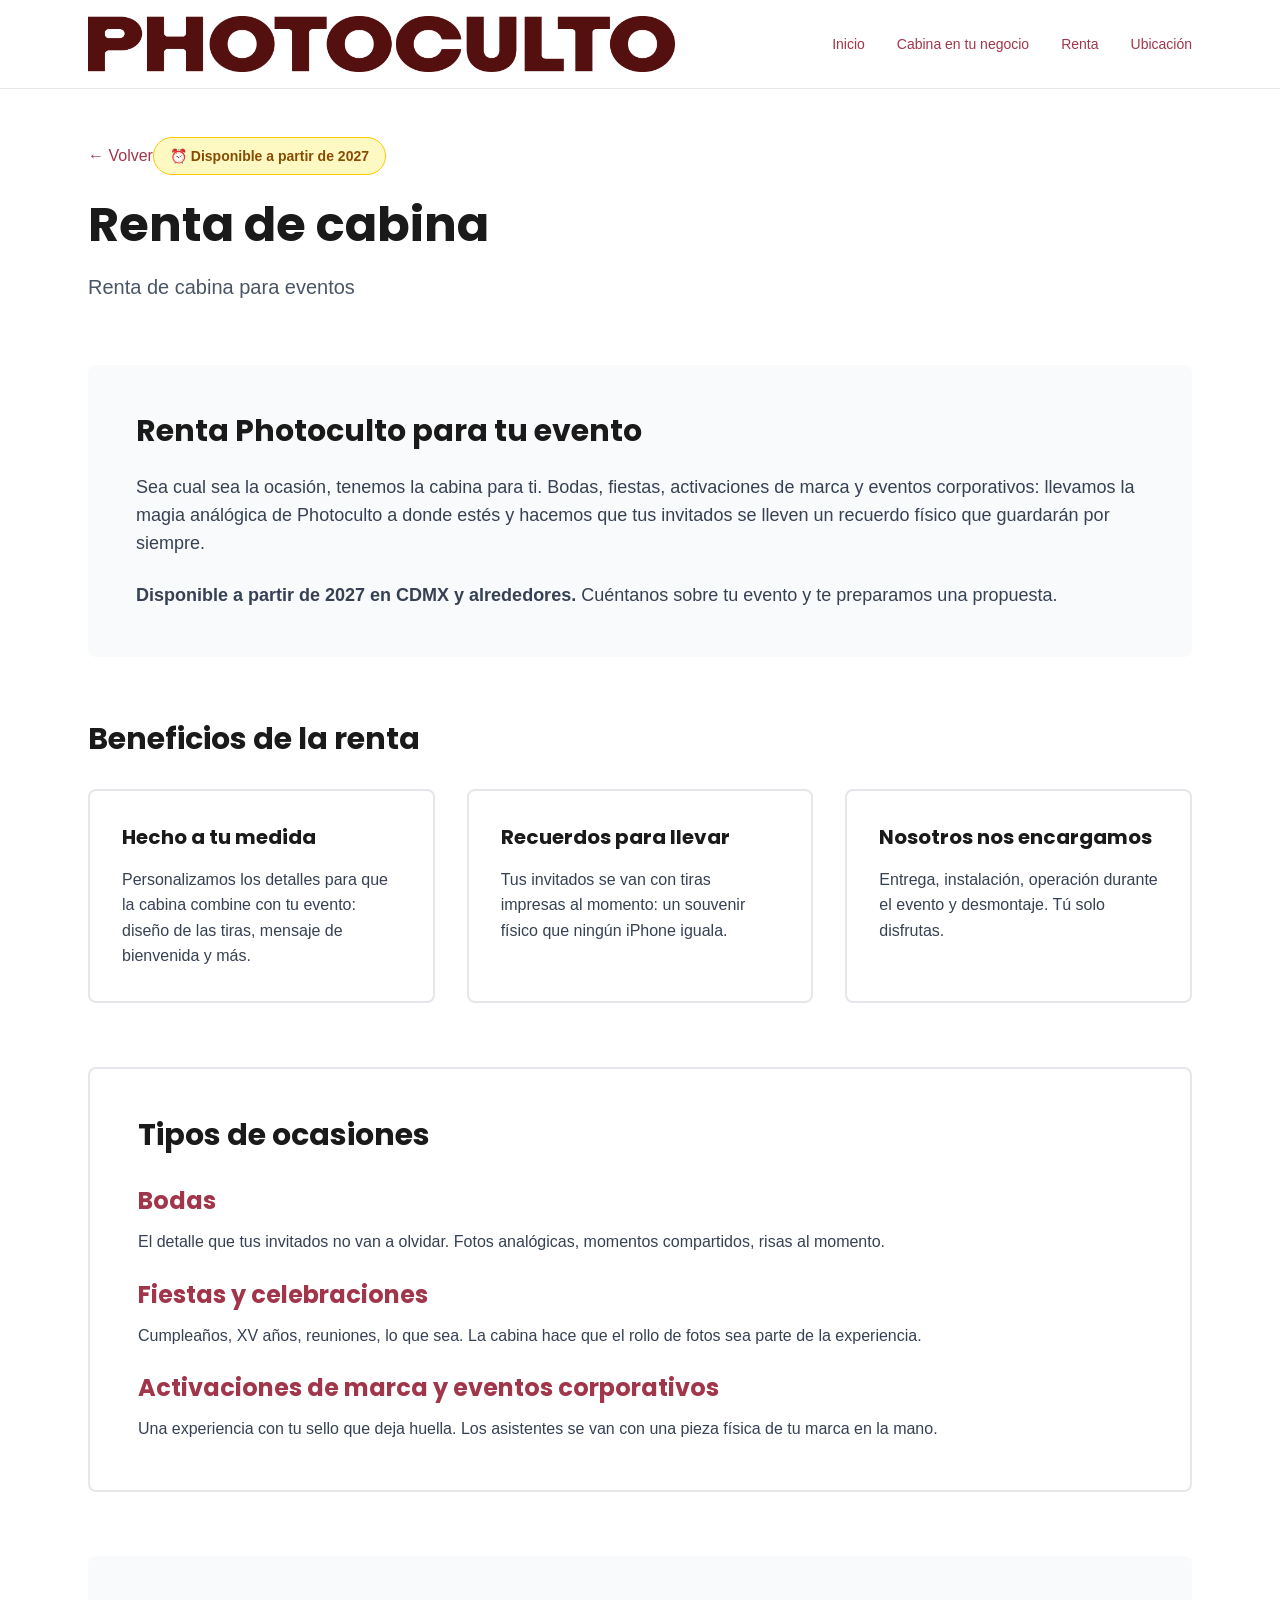
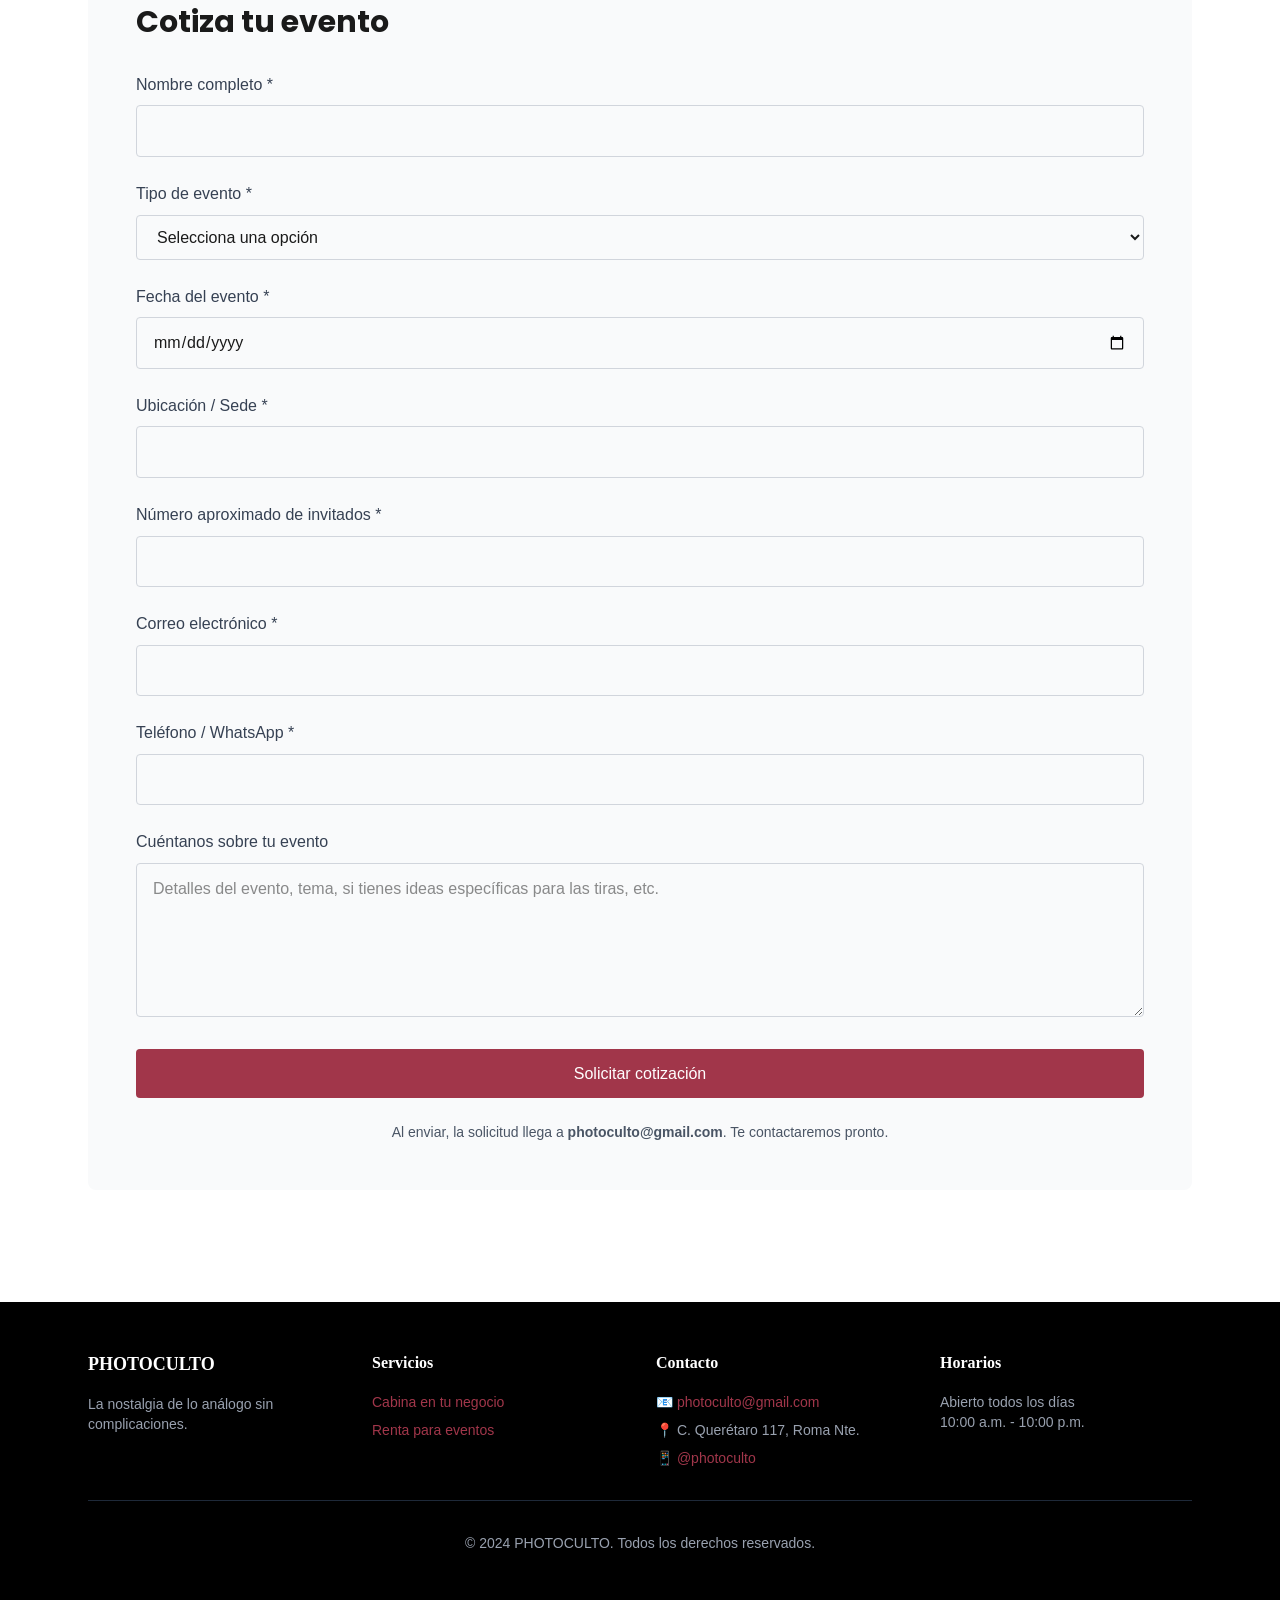
<file: renta.html>
<!DOCTYPE html><html lang="es"><head><meta charSet="utf-8"/><meta name="viewport" content="width=device-width, initial-scale=1"/><link rel="preload" href="images/logos/Photoculto%20-%20Cereza.png" as="image"/><link rel="stylesheet" href="_next/static/chunks/0ctiihvfxtgm7.css" data-precedence="next"/><link rel="preload" as="script" fetchPriority="low" href="_next/static/chunks/0dhbjz-xsmu83.js"/><script src="_next/static/chunks/15orcrkp-_9ct.js" async=""></script><script src="_next/static/chunks/0iec5q4ack_04.js" async=""></script><script src="_next/static/chunks/082obv3v03b-9.js" async=""></script><script src="_next/static/chunks/turbopack-009xbv71a0msh.js" async=""></script><script src="_next/static/chunks/3rdqn8rx95pw7.js" async=""></script><script src="_next/static/chunks/14mrh2-p_w84d.js" async=""></script><link rel="preload" href="https://fonts.googleapis.com/css2?family=Poppins:wght@400;500;600;700&amp;family=Inter:wght@400;500;600;700&amp;display=swap" as="style"/><title>PHOTOCULTO | Cabinas Fotográficas</title><meta name="description" content="La nostalgia de lo análogo sin complicaciones. Cabinas fotográficas vintage en tu negocio o evento."/><link rel="icon" href="favicon.ico%3Ffavicon.2vob68tjqpejf.ico" sizes="256x256" type="image/x-icon"/><link href="https://fonts.googleapis.com/css2?family=Poppins:wght@400;500;600;700&amp;family=Inter:wght@400;500;600;700&amp;display=swap" rel="stylesheet"/><script src="_next/static/chunks/0cz1d0mv5g_q7.js" noModule=""></script></head><body class="flex flex-col min-h-screen"><div hidden=""><!--$--><!--/$--></div><header class="border-b border-gray-200 sticky top-0 bg-white z-50"><nav class="max-w-6xl mx-auto px-6 py-4 flex justify-between items-center"><a class="hover:opacity-80 transition" href="index.html"><img src="images/logos/Photoculto%20-%20Cereza.png" alt="PHOTOCULTO Logo" class="h-14 w-auto"/></a><ul class="flex gap-8 text-sm"><li><a class="hover:text-[#A1364A] transition" href="index.html">Inicio</a></li><li><a class="hover:text-[#A1364A] transition" href="cabina-en-negocio.html">Cabina en tu negocio</a></li><li><a class="hover:text-[#A1364A] transition" href="renta.html">Renta</a></li><li><a class="hover:text-[#A1364A] transition" href="ubicacion.html">Ubicación</a></li></ul></nav></header><main class="flex-grow"><div class="max-w-6xl mx-auto px-6 py-12"><a class="text-[#A1364A] hover:text-black transition mb-8 inline-block" href="index.html">← Volver</a><div class="inline-block mb-6 px-4 py-2 bg-yellow-100 border border-yellow-400 rounded-full"><p class="text-yellow-800 font-semibold text-sm">⏰ Disponible a partir de 2027</p></div><div class="mb-16"><h1 class="text-5xl font-poppins font-bold mb-6">Renta de cabina</h1><p class="text-xl text-gray-600">Renta de cabina para eventos</p></div><div class="bg-gray-50 rounded-lg p-12 mb-16"><h2 class="text-3xl font-poppins font-bold mb-6">Renta Photoculto para tu evento</h2><p class="text-lg text-gray-700 mb-6">Sea cual sea la ocasión, tenemos la cabina para ti. Bodas, fiestas, activaciones de marca y eventos corporativos: llevamos la magia análógica de Photoculto a donde estés y hacemos que tus invitados se lleven un recuerdo físico que guardarán por siempre.</p><p class="text-lg text-gray-700"><strong>Disponible a partir de 2027 en CDMX y alrededores.</strong> Cuéntanos sobre tu evento y te preparamos una propuesta.</p></div><div class="mb-16"><h2 class="text-3xl font-poppins font-bold mb-8">Beneficios de la renta</h2><div class="grid grid-cols-1 md:grid-cols-3 gap-8"><div class="bg-white border-2 border-gray-200 rounded-lg p-8"><h3 class="text-xl font-poppins font-bold mb-4">Hecho a tu medida</h3><p class="text-gray-700">Personalizamos los detalles para que la cabina combine con tu evento: diseño de las tiras, mensaje de bienvenida y más.</p></div><div class="bg-white border-2 border-gray-200 rounded-lg p-8"><h3 class="text-xl font-poppins font-bold mb-4">Recuerdos para llevar</h3><p class="text-gray-700">Tus invitados se van con tiras impresas al momento: un souvenir físico que ningún iPhone iguala.</p></div><div class="bg-white border-2 border-gray-200 rounded-lg p-8"><h3 class="text-xl font-poppins font-bold mb-4">Nosotros nos encargamos</h3><p class="text-gray-700">Entrega, instalación, operación durante el evento y desmontaje. Tú solo disfrutas.</p></div></div></div><div class="bg-white border-2 border-gray-200 rounded-lg p-12 mb-16"><h2 class="text-3xl font-poppins font-bold mb-8">Tipos de ocasiones</h2><div class="space-y-6"><div><h3 class="text-2xl font-poppins font-bold text-[#A1364A] mb-3">Bodas</h3><p class="text-gray-700">El detalle que tus invitados no van a olvidar. Fotos analógicas, momentos compartidos, risas al momento.</p></div><div><h3 class="text-2xl font-poppins font-bold text-[#A1364A] mb-3">Fiestas y celebraciones</h3><p class="text-gray-700">Cumpleaños, XV años, reuniones, lo que sea. La cabina hace que el rollo de fotos sea parte de la experiencia.</p></div><div><h3 class="text-2xl font-poppins font-bold text-[#A1364A] mb-3">Activaciones de marca y eventos corporativos</h3><p class="text-gray-700">Una experiencia con tu sello que deja huella. Los asistentes se van con una pieza física de tu marca en la mano.</p></div></div></div><div class="bg-gray-50 rounded-lg p-12"><h2 class="text-3xl font-poppins font-bold mb-8">Cotiza tu evento</h2><form class="space-y-6" action="https://formspree.io/f/mbjqqdrk" method="POST"><input type="hidden" name="_subject" value="Nueva solicitud RENTA"/><input type="hidden" name="_captcha" value="false"/><div><label class="block font-medium text-gray-700 mb-2">Nombre completo *</label><input type="text" required="" class="w-full px-4 py-3 border border-gray-300 rounded focus:outline-none focus:border-[#A1364A]" name="name"/></div><div><label class="block font-medium text-gray-700 mb-2">Tipo de evento *</label><select name="event_type" required="" class="w-full px-4 py-3 border border-gray-300 rounded focus:outline-none focus:border-[#A1364A]"><option value="">Selecciona una opción</option><option value="boda">Boda</option><option value="fiesta">Fiesta / Celebración</option><option value="activacion">Activación de marca / Corporativo</option><option value="otro">Otro</option></select></div><div><label class="block font-medium text-gray-700 mb-2">Fecha del evento *</label><input type="date" required="" class="w-full px-4 py-3 border border-gray-300 rounded focus:outline-none focus:border-[#A1364A]" name="event_date"/></div><div><label class="block font-medium text-gray-700 mb-2">Ubicación / Sede *</label><input type="text" required="" class="w-full px-4 py-3 border border-gray-300 rounded focus:outline-none focus:border-[#A1364A]" name="venue"/></div><div><label class="block font-medium text-gray-700 mb-2">Número aproximado de invitados *</label><input type="number" required="" class="w-full px-4 py-3 border border-gray-300 rounded focus:outline-none focus:border-[#A1364A]" name="guest_count"/></div><div><label class="block font-medium text-gray-700 mb-2">Correo electrónico *</label><input type="email" required="" class="w-full px-4 py-3 border border-gray-300 rounded focus:outline-none focus:border-[#A1364A]" name="email"/></div><div><label class="block font-medium text-gray-700 mb-2">Teléfono / WhatsApp *</label><input type="tel" required="" class="w-full px-4 py-3 border border-gray-300 rounded focus:outline-none focus:border-[#A1364A]" name="phone"/></div><div><label class="block font-medium text-gray-700 mb-2">Cuéntanos sobre tu evento</label><textarea name="event_description" rows="5" class="w-full px-4 py-3 border border-gray-300 rounded focus:outline-none focus:border-[#A1364A]" placeholder="Detalles del evento, tema, si tienes ideas específicas para las tiras, etc."></textarea></div><button type="submit" class="w-full bg-[#A1364A] text-white font-medium py-3 rounded hover:bg-black transition">Solicitar cotización</button><p class="text-sm text-gray-600 text-center">Al enviar, la solicitud llega a <strong>photoculto@gmail.com</strong>. Te contactaremos pronto.</p></form></div></div><!--$--><!--/$--></main><footer class="bg-black text-white py-12 mt-16"><div class="max-w-6xl mx-auto px-6"><div class="grid grid-cols-1 md:grid-cols-4 gap-8 mb-8"><div><h3 class="text-lg font-serif font-bold mb-4">PHOTOCULTO</h3><p class="text-sm text-gray-400">La nostalgia de lo análogo sin complicaciones.</p></div><div><h4 class="font-serif font-bold mb-4">Servicios</h4><ul class="space-y-2 text-sm text-gray-400"><li><a class="hover:text-white transition" href="cabina-en-negocio.html">Cabina en tu negocio</a></li><li><a class="hover:text-white transition" href="renta.html">Renta para eventos</a></li></ul></div><div><h4 class="font-serif font-bold mb-4">Contacto</h4><ul class="space-y-2 text-sm text-gray-400"><li>📧 <a href="mailto:photoculto@gmail.com" class="hover:text-white transition">photoculto@gmail.com</a></li><li>📍 C. Querétaro 117, Roma Nte.</li><li>📱 <a href="https://instagram.com/photoculto" target="_blank" rel="noopener noreferrer" class="hover:text-white transition">@photoculto</a></li></ul></div><div><h4 class="font-serif font-bold mb-4">Horarios</h4><p class="text-sm text-gray-400">Abierto todos los días<br/>10:00 a.m. - 10:00 p.m.</p></div></div><div class="border-t border-gray-800 pt-8 text-center text-sm text-gray-400"><p>© 2024 PHOTOCULTO. Todos los derechos reservados.</p></div></div></footer><script src="_next/static/chunks/0dhbjz-xsmu83.js" id="_R_" async=""></script><script>(self.__next_f=self.__next_f||[]).push([0])</script><script>self.__next_f.push([1,"1:\"$Sreact.fragment\"\n2:I[22016,[\"/_next/static/chunks/3rdqn8rx95pw7.js\",\"/_next/static/chunks/14mrh2-p_w84d.js\"],\"\"]\n3:I[39756,[\"/_next/static/chunks/3rdqn8rx95pw7.js\",\"/_next/static/chunks/14mrh2-p_w84d.js\"],\"default\"]\n4:I[37457,[\"/_next/static/chunks/3rdqn8rx95pw7.js\",\"/_next/static/chunks/14mrh2-p_w84d.js\"],\"default\"]\nb:I[68027,[\"/_next/static/chunks/3rdqn8rx95pw7.js\",\"/_next/static/chunks/14mrh2-p_w84d.js\"],\"default\",1]\n:HL[\"/_next/static/chunks/0ctiihvfxtgm7.css\",\"style\"]\n:HL[\"https://fonts.googleapis.com/css2?family=Poppins:wght@400;500;600;700\u0026family=Inter:wght@400;500;600;700\u0026display=swap\",\"style\"]\n:HL[\"/images/logos/Photoculto - Cereza.png\",\"image\"]\n"])</script><script>self.__next_f.push([1,"0:{\"P\":null,\"c\":[\"\",\"renta\"],\"q\":\"\",\"i\":false,\"f\":[[[\"\",{\"children\":[\"renta\",{\"children\":[\"__PAGE__\",{}]}]},\"$undefined\",\"$undefined\",16],[[\"$\",\"$1\",\"c\",{\"children\":[[[\"$\",\"link\",\"0\",{\"rel\":\"stylesheet\",\"href\":\"/_next/static/chunks/0ctiihvfxtgm7.css\",\"precedence\":\"next\",\"crossOrigin\":\"$undefined\",\"nonce\":\"$undefined\"}],[\"$\",\"script\",\"script-0\",{\"src\":\"/_next/static/chunks/3rdqn8rx95pw7.js\",\"async\":true,\"nonce\":\"$undefined\"}],[\"$\",\"script\",\"script-1\",{\"src\":\"/_next/static/chunks/14mrh2-p_w84d.js\",\"async\":true,\"nonce\":\"$undefined\"}]],[\"$\",\"html\",null,{\"lang\":\"es\",\"children\":[[\"$\",\"head\",null,{\"children\":[\"$\",\"link\",null,{\"href\":\"https://fonts.googleapis.com/css2?family=Poppins:wght@400;500;600;700\u0026family=Inter:wght@400;500;600;700\u0026display=swap\",\"rel\":\"stylesheet\"}]}],[\"$\",\"body\",null,{\"className\":\"flex flex-col min-h-screen\",\"children\":[[\"$\",\"header\",null,{\"className\":\"border-b border-gray-200 sticky top-0 bg-white z-50\",\"children\":[\"$\",\"nav\",null,{\"className\":\"max-w-6xl mx-auto px-6 py-4 flex justify-between items-center\",\"children\":[[\"$\",\"$L2\",null,{\"href\":\"/\",\"className\":\"hover:opacity-80 transition\",\"children\":[\"$\",\"img\",null,{\"src\":\"/images/logos/Photoculto - Cereza.png\",\"alt\":\"PHOTOCULTO Logo\",\"className\":\"h-14 w-auto\"}]}],[\"$\",\"ul\",null,{\"className\":\"flex gap-8 text-sm\",\"children\":[[\"$\",\"li\",null,{\"children\":[\"$\",\"$L2\",null,{\"href\":\"/\",\"className\":\"hover:text-[#A1364A] transition\",\"children\":\"Inicio\"}]}],[\"$\",\"li\",null,{\"children\":[\"$\",\"$L2\",null,{\"href\":\"/cabina-en-negocio\",\"className\":\"hover:text-[#A1364A] transition\",\"children\":\"Cabina en tu negocio\"}]}],[\"$\",\"li\",null,{\"children\":[\"$\",\"$L2\",null,{\"href\":\"/renta\",\"className\":\"hover:text-[#A1364A] transition\",\"children\":\"Renta\"}]}],[\"$\",\"li\",null,{\"children\":[\"$\",\"$L2\",null,{\"href\":\"/ubicacion\",\"className\":\"hover:text-[#A1364A] transition\",\"children\":\"Ubicación\"}]}]]}]]}]}],[\"$\",\"main\",null,{\"className\":\"flex-grow\",\"children\":[\"$\",\"$L3\",null,{\"parallelRouterKey\":\"children\",\"error\":\"$undefined\",\"errorStyles\":\"$undefined\",\"errorScripts\":\"$undefined\",\"template\":[\"$\",\"$L4\",null,{}],\"templateStyles\":\"$undefined\",\"templateScripts\":\"$undefined\",\"notFound\":[[[\"$\",\"title\",null,{\"children\":\"404: This page could not be found.\"}],[\"$\",\"div\",null,{\"style\":{\"fontFamily\":\"system-ui,\\\"Segoe UI\\\",Roboto,Helvetica,Arial,sans-serif,\\\"Apple Color Emoji\\\",\\\"Segoe UI Emoji\\\"\",\"height\":\"100vh\",\"textAlign\":\"center\",\"display\":\"flex\",\"flexDirection\":\"column\",\"alignItems\":\"center\",\"justifyContent\":\"center\"},\"children\":[\"$\",\"div\",null,{\"children\":[[\"$\",\"style\",null,{\"dangerouslySetInnerHTML\":{\"__html\":\"body{color:#000;background:#fff;margin:0}.next-error-h1{border-right:1px solid rgba(0,0,0,.3)}@media (prefers-color-scheme:dark){body{color:#fff;background:#000}.next-error-h1{border-right:1px solid rgba(255,255,255,.3)}}\"}}],[\"$\",\"h1\",null,{\"className\":\"next-error-h1\",\"style\":{\"display\":\"inline-block\",\"margin\":\"0 20px 0 0\",\"padding\":\"0 23px 0 0\",\"fontSize\":24,\"fontWeight\":500,\"verticalAlign\":\"top\",\"lineHeight\":\"49px\"},\"children\":404}],[\"$\",\"div\",null,{\"style\":{\"display\":\"inline-block\"},\"children\":[\"$\",\"h2\",null,{\"style\":{\"fontSize\":14,\"fontWeight\":400,\"lineHeight\":\"49px\",\"margin\":0},\"children\":\"This page could not be found.\"}]}]]}]}]],[]],\"forbidden\":\"$undefined\",\"unauthorized\":\"$undefined\"}]}],[\"$\",\"footer\",null,{\"className\":\"bg-black text-white py-12 mt-16\",\"children\":[\"$\",\"div\",null,{\"className\":\"max-w-6xl mx-auto px-6\",\"children\":[[\"$\",\"div\",null,{\"className\":\"grid grid-cols-1 md:grid-cols-4 gap-8 mb-8\",\"children\":[[\"$\",\"div\",null,{\"children\":[[\"$\",\"h3\",null,{\"className\":\"text-lg font-serif font-bold mb-4\",\"children\":\"PHOTOCULTO\"}],[\"$\",\"p\",null,{\"className\":\"text-sm text-gray-400\",\"children\":\"La nostalgia de lo análogo sin complicaciones.\"}]]}],[\"$\",\"div\",null,{\"children\":[[\"$\",\"h4\",null,{\"className\":\"font-serif font-bold mb-4\",\"children\":\"Servicios\"}],[\"$\",\"ul\",null,{\"className\":\"space-y-2 text-sm text-gray-400\",\"children\":[[\"$\",\"li\",null,{\"children\":[\"$\",\"$L2\",null,{\"href\":\"/cabina-en-negocio\",\"className\":\"hover:text-white transition\",\"children\":\"Cabina en tu negocio\"}]}],[\"$\",\"li\",null,{\"children\":[\"$\",\"$L2\",null,{\"href\":\"/renta\",\"className\":\"hover:text-white transition\",\"children\":\"Renta para eventos\"}]}]]}]]}],[\"$\",\"div\",null,{\"children\":[[\"$\",\"h4\",null,{\"className\":\"font-serif font-bold mb-4\",\"children\":\"Contacto\"}],[\"$\",\"ul\",null,{\"className\":\"space-y-2 text-sm text-gray-400\",\"children\":[[\"$\",\"li\",null,{\"children\":[\"📧 \",[\"$\",\"a\",null,{\"href\":\"mailto:photoculto@gmail.com\",\"className\":\"hover:text-white transition\",\"children\":\"photoculto@gmail.com\"}]]}],[\"$\",\"li\",null,{\"children\":\"📍 C. Querétaro 117, Roma Nte.\"}],[\"$\",\"li\",null,{\"children\":[\"📱 \",[\"$\",\"a\",null,{\"href\":\"https://instagram.com/photoculto\",\"target\":\"_blank\",\"rel\":\"noopener noreferrer\",\"className\":\"hover:text-white transition\",\"children\":\"@photoculto\"}]]}]]}]]}],\"$L5\"]}],\"$L6\"]}]}]]}]]}]]}],{\"children\":[\"$L7\",{\"children\":[\"$L8\",{},null,false,null]},null,false,\"$@9\"]},null,false,null],\"$La\",false]],\"m\":\"$undefined\",\"G\":[\"$b\",[\"$Lc\"]],\"S\":true,\"h\":null,\"s\":\"$undefined\",\"l\":\"$undefined\",\"p\":\"$undefined\",\"d\":\"$undefined\",\"b\":\"1MGIP1BUROzlyQEsy2hFu\"}\n"])</script><script>self.__next_f.push([1,"11:I[97367,[\"/_next/static/chunks/3rdqn8rx95pw7.js\",\"/_next/static/chunks/14mrh2-p_w84d.js\"],\"ViewportBoundary\"]\n13:I[97367,[\"/_next/static/chunks/3rdqn8rx95pw7.js\",\"/_next/static/chunks/14mrh2-p_w84d.js\"],\"MetadataBoundary\"]\n14:\"$Sreact.suspense\"\n5:[\"$\",\"div\",null,{\"children\":[[\"$\",\"h4\",null,{\"className\":\"font-serif font-bold mb-4\",\"children\":\"Horarios\"}],[\"$\",\"p\",null,{\"className\":\"text-sm text-gray-400\",\"children\":[\"Abierto todos los días\",[\"$\",\"br\",null,{}],\"10:00 a.m. - 10:00 p.m.\"]}]]}]\n6:[\"$\",\"div\",null,{\"className\":\"border-t border-gray-800 pt-8 text-center text-sm text-gray-400\",\"children\":[\"$\",\"p\",null,{\"children\":\"© 2024 PHOTOCULTO. Todos los derechos reservados.\"}]}]\n7:[\"$\",\"$1\",\"c\",{\"children\":[null,[\"$\",\"$L3\",null,{\"parallelRouterKey\":\"children\",\"error\":\"$undefined\",\"errorStyles\":\"$undefined\",\"errorScripts\":\"$undefined\",\"template\":[\"$\",\"$L4\",null,{}],\"templateStyles\":\"$undefined\",\"templateScripts\":\"$undefined\",\"notFound\":\"$undefined\",\"forbidden\":\"$undefined\",\"unauthorized\":\"$undefined\"}]]}]\n"])</script><script>self.__next_f.push([1,"8:[\"$\",\"$1\",\"c\",{\"children\":[[\"$\",\"div\",null,{\"className\":\"max-w-6xl mx-auto px-6 py-12\",\"children\":[[\"$\",\"$L2\",null,{\"href\":\"/\",\"className\":\"text-[#A1364A] hover:text-black transition mb-8 inline-block\",\"children\":\"← Volver\"}],[\"$\",\"div\",null,{\"className\":\"inline-block mb-6 px-4 py-2 bg-yellow-100 border border-yellow-400 rounded-full\",\"children\":[\"$\",\"p\",null,{\"className\":\"text-yellow-800 font-semibold text-sm\",\"children\":\"⏰ Disponible a partir de 2027\"}]}],[\"$\",\"div\",null,{\"className\":\"mb-16\",\"children\":[[\"$\",\"h1\",null,{\"className\":\"text-5xl font-poppins font-bold mb-6\",\"children\":\"Renta de cabina\"}],[\"$\",\"p\",null,{\"className\":\"text-xl text-gray-600\",\"children\":\"Renta de cabina para eventos\"}]]}],[\"$\",\"div\",null,{\"className\":\"bg-gray-50 rounded-lg p-12 mb-16\",\"children\":[[\"$\",\"h2\",null,{\"className\":\"text-3xl font-poppins font-bold mb-6\",\"children\":\"Renta Photoculto para tu evento\"}],[\"$\",\"p\",null,{\"className\":\"text-lg text-gray-700 mb-6\",\"children\":\"Sea cual sea la ocasión, tenemos la cabina para ti. Bodas, fiestas, activaciones de marca y eventos corporativos: llevamos la magia análógica de Photoculto a donde estés y hacemos que tus invitados se lleven un recuerdo físico que guardarán por siempre.\"}],[\"$\",\"p\",null,{\"className\":\"text-lg text-gray-700\",\"children\":[[\"$\",\"strong\",null,{\"children\":\"Disponible a partir de 2027 en CDMX y alrededores.\"}],\" Cuéntanos sobre tu evento y te preparamos una propuesta.\"]}]]}],[\"$\",\"div\",null,{\"className\":\"mb-16\",\"children\":[[\"$\",\"h2\",null,{\"className\":\"text-3xl font-poppins font-bold mb-8\",\"children\":\"Beneficios de la renta\"}],[\"$\",\"div\",null,{\"className\":\"grid grid-cols-1 md:grid-cols-3 gap-8\",\"children\":[[\"$\",\"div\",null,{\"className\":\"bg-white border-2 border-gray-200 rounded-lg p-8\",\"children\":[[\"$\",\"h3\",null,{\"className\":\"text-xl font-poppins font-bold mb-4\",\"children\":\"Hecho a tu medida\"}],[\"$\",\"p\",null,{\"className\":\"text-gray-700\",\"children\":\"Personalizamos los detalles para que la cabina combine con tu evento: diseño de las tiras, mensaje de bienvenida y más.\"}]]}],[\"$\",\"div\",null,{\"className\":\"bg-white border-2 border-gray-200 rounded-lg p-8\",\"children\":[[\"$\",\"h3\",null,{\"className\":\"text-xl font-poppins font-bold mb-4\",\"children\":\"Recuerdos para llevar\"}],[\"$\",\"p\",null,{\"className\":\"text-gray-700\",\"children\":\"Tus invitados se van con tiras impresas al momento: un souvenir físico que ningún iPhone iguala.\"}]]}],[\"$\",\"div\",null,{\"className\":\"bg-white border-2 border-gray-200 rounded-lg p-8\",\"children\":[[\"$\",\"h3\",null,{\"className\":\"text-xl font-poppins font-bold mb-4\",\"children\":\"Nosotros nos encargamos\"}],[\"$\",\"p\",null,{\"className\":\"text-gray-700\",\"children\":\"Entrega, instalación, operación durante el evento y desmontaje. Tú solo disfrutas.\"}]]}]]}]]}],[\"$\",\"div\",null,{\"className\":\"bg-white border-2 border-gray-200 rounded-lg p-12 mb-16\",\"children\":[[\"$\",\"h2\",null,{\"className\":\"text-3xl font-poppins font-bold mb-8\",\"children\":\"Tipos de ocasiones\"}],[\"$\",\"div\",null,{\"className\":\"space-y-6\",\"children\":[[\"$\",\"div\",null,{\"children\":[[\"$\",\"h3\",null,{\"className\":\"text-2xl font-poppins font-bold text-[#A1364A] mb-3\",\"children\":\"Bodas\"}],[\"$\",\"p\",null,{\"className\":\"text-gray-700\",\"children\":\"El detalle que tus invitados no van a olvidar. Fotos analógicas, momentos compartidos, risas al momento.\"}]]}],[\"$\",\"div\",null,{\"children\":[[\"$\",\"h3\",null,{\"className\":\"text-2xl font-poppins font-bold text-[#A1364A] mb-3\",\"children\":\"Fiestas y celebraciones\"}],[\"$\",\"p\",null,{\"className\":\"text-gray-700\",\"children\":\"Cumpleaños, XV años, reuniones, lo que sea. La cabina hace que el rollo de fotos sea parte de la experiencia.\"}]]}],[\"$\",\"div\",null,{\"children\":[[\"$\",\"h3\",null,{\"className\":\"text-2xl font-poppins font-bold text-[#A1364A] mb-3\",\"children\":\"Activaciones de marca y eventos corporativos\"}],[\"$\",\"p\",null,{\"className\":\"text-gray-700\",\"children\":\"Una experiencia con tu sello que deja huella. Los asistentes se van con una pieza física de tu marca en la mano.\"}]]}]]}]]}],[\"$\",\"div\",null,{\"className\":\"bg-gray-50 rounded-lg p-12\",\"children\":[\"$Ld\",\"$Le\"]}]]}],null,\"$Lf\"]}]\n"])</script><script>self.__next_f.push([1,"10:[]\n9:\"$W10\"\na:[\"$\",\"$1\",\"h\",{\"children\":[null,[\"$\",\"$L11\",null,{\"children\":\"$L12\"}],[\"$\",\"div\",null,{\"hidden\":true,\"children\":[\"$\",\"$L13\",null,{\"children\":[\"$\",\"$14\",null,{\"name\":\"Next.Metadata\",\"children\":\"$L15\"}]}]}],null]}]\nc:[\"$\",\"link\",\"0\",{\"rel\":\"stylesheet\",\"href\":\"/_next/static/chunks/0ctiihvfxtgm7.css\",\"precedence\":\"next\",\"crossOrigin\":\"$undefined\",\"nonce\":\"$undefined\"}]\n"])</script><script>self.__next_f.push([1,"16:I[97367,[\"/_next/static/chunks/3rdqn8rx95pw7.js\",\"/_next/static/chunks/14mrh2-p_w84d.js\"],\"OutletBoundary\"]\nd:[\"$\",\"h2\",null,{\"className\":\"text-3xl font-poppins font-bold mb-8\",\"children\":\"Cotiza tu evento\"}]\n"])</script><script>self.__next_f.push([1,"e:[\"$\",\"form\",null,{\"action\":\"https://formspree.io/f/mbjqqdrk\",\"method\":\"POST\",\"className\":\"space-y-6\",\"children\":[[\"$\",\"input\",null,{\"type\":\"hidden\",\"name\":\"_subject\",\"value\":\"Nueva solicitud RENTA\"}],[\"$\",\"input\",null,{\"type\":\"hidden\",\"name\":\"_captcha\",\"value\":\"false\"}],[\"$\",\"div\",null,{\"children\":[[\"$\",\"label\",null,{\"className\":\"block font-medium text-gray-700 mb-2\",\"children\":\"Nombre completo *\"}],[\"$\",\"input\",null,{\"type\":\"text\",\"name\":\"name\",\"required\":true,\"className\":\"w-full px-4 py-3 border border-gray-300 rounded focus:outline-none focus:border-[#A1364A]\"}]]}],[\"$\",\"div\",null,{\"children\":[[\"$\",\"label\",null,{\"className\":\"block font-medium text-gray-700 mb-2\",\"children\":\"Tipo de evento *\"}],[\"$\",\"select\",null,{\"name\":\"event_type\",\"required\":true,\"className\":\"w-full px-4 py-3 border border-gray-300 rounded focus:outline-none focus:border-[#A1364A]\",\"children\":[[\"$\",\"option\",null,{\"value\":\"\",\"children\":\"Selecciona una opción\"}],[\"$\",\"option\",null,{\"value\":\"boda\",\"children\":\"Boda\"}],[\"$\",\"option\",null,{\"value\":\"fiesta\",\"children\":\"Fiesta / Celebración\"}],[\"$\",\"option\",null,{\"value\":\"activacion\",\"children\":\"Activación de marca / Corporativo\"}],[\"$\",\"option\",null,{\"value\":\"otro\",\"children\":\"Otro\"}]]}]]}],[\"$\",\"div\",null,{\"children\":[[\"$\",\"label\",null,{\"className\":\"block font-medium text-gray-700 mb-2\",\"children\":\"Fecha del evento *\"}],[\"$\",\"input\",null,{\"type\":\"date\",\"name\":\"event_date\",\"required\":true,\"className\":\"w-full px-4 py-3 border border-gray-300 rounded focus:outline-none focus:border-[#A1364A]\"}]]}],[\"$\",\"div\",null,{\"children\":[[\"$\",\"label\",null,{\"className\":\"block font-medium text-gray-700 mb-2\",\"children\":\"Ubicación / Sede *\"}],[\"$\",\"input\",null,{\"type\":\"text\",\"name\":\"venue\",\"required\":true,\"className\":\"w-full px-4 py-3 border border-gray-300 rounded focus:outline-none focus:border-[#A1364A]\"}]]}],[\"$\",\"div\",null,{\"children\":[[\"$\",\"label\",null,{\"className\":\"block font-medium text-gray-700 mb-2\",\"children\":\"Número aproximado de invitados *\"}],[\"$\",\"input\",null,{\"type\":\"number\",\"name\":\"guest_count\",\"required\":true,\"className\":\"w-full px-4 py-3 border border-gray-300 rounded focus:outline-none focus:border-[#A1364A]\"}]]}],[\"$\",\"div\",null,{\"children\":[[\"$\",\"label\",null,{\"className\":\"block font-medium text-gray-700 mb-2\",\"children\":\"Correo electrónico *\"}],[\"$\",\"input\",null,{\"type\":\"email\",\"name\":\"email\",\"required\":true,\"className\":\"w-full px-4 py-3 border border-gray-300 rounded focus:outline-none focus:border-[#A1364A]\"}]]}],[\"$\",\"div\",null,{\"children\":[[\"$\",\"label\",null,{\"className\":\"block font-medium text-gray-700 mb-2\",\"children\":\"Teléfono / WhatsApp *\"}],[\"$\",\"input\",null,{\"type\":\"tel\",\"name\":\"phone\",\"required\":true,\"className\":\"w-full px-4 py-3 border border-gray-300 rounded focus:outline-none focus:border-[#A1364A]\"}]]}],[\"$\",\"div\",null,{\"children\":[[\"$\",\"label\",null,{\"className\":\"block font-medium text-gray-700 mb-2\",\"children\":\"Cuéntanos sobre tu evento\"}],[\"$\",\"textarea\",null,{\"name\":\"event_description\",\"rows\":5,\"className\":\"w-full px-4 py-3 border border-gray-300 rounded focus:outline-none focus:border-[#A1364A]\",\"placeholder\":\"Detalles del evento, tema, si tienes ideas específicas para las tiras, etc.\"}]]}],[\"$\",\"button\",null,{\"type\":\"submit\",\"className\":\"w-full bg-[#A1364A] text-white font-medium py-3 rounded hover:bg-black transition\",\"children\":\"Solicitar cotización\"}],[\"$\",\"p\",null,{\"className\":\"text-sm text-gray-600 text-center\",\"children\":[\"Al enviar, la solicitud llega a \",[\"$\",\"strong\",null,{\"children\":\"photoculto@gmail.com\"}],\". Te contactaremos pronto.\"]}]]}]\n"])</script><script>self.__next_f.push([1,"f:[\"$\",\"$L16\",null,{\"children\":[\"$\",\"$14\",null,{\"name\":\"Next.MetadataOutlet\",\"children\":\"$@17\"}]}]\n"])</script><script>self.__next_f.push([1,"12:[[\"$\",\"meta\",\"0\",{\"charSet\":\"utf-8\"}],[\"$\",\"meta\",\"1\",{\"name\":\"viewport\",\"content\":\"width=device-width, initial-scale=1\"}]]\n"])</script><script>self.__next_f.push([1,"18:I[27201,[\"/_next/static/chunks/3rdqn8rx95pw7.js\",\"/_next/static/chunks/14mrh2-p_w84d.js\"],\"IconMark\"]\n15:[[\"$\",\"title\",\"0\",{\"children\":\"PHOTOCULTO | Cabinas Fotográficas\"}],[\"$\",\"meta\",\"1\",{\"name\":\"description\",\"content\":\"La nostalgia de lo análogo sin complicaciones. Cabinas fotográficas vintage en tu negocio o evento.\"}],[\"$\",\"link\",\"2\",{\"rel\":\"icon\",\"href\":\"/favicon.ico?favicon.2vob68tjqpejf.ico\",\"sizes\":\"256x256\",\"type\":\"image/x-icon\"}],[\"$\",\"$L18\",\"3\",{}]]\n17:null\n"])</script></body></html>
</file>
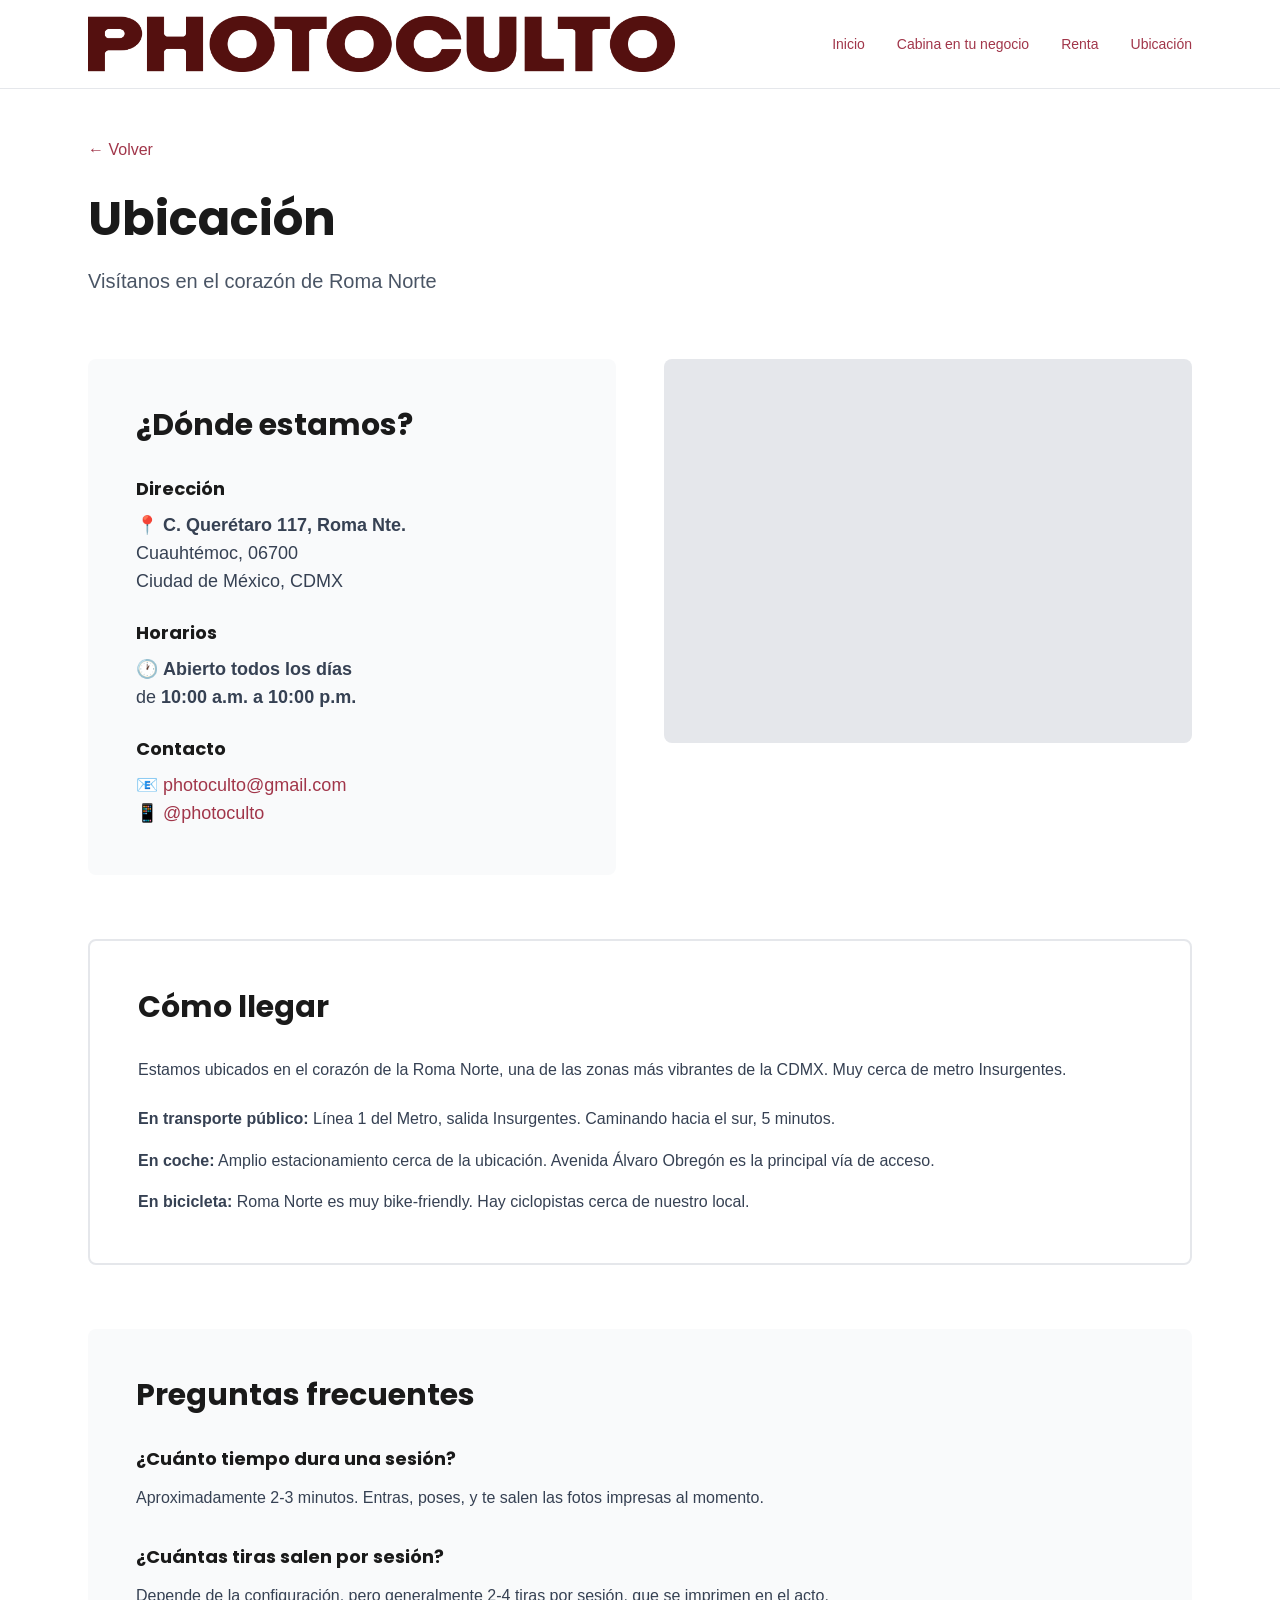
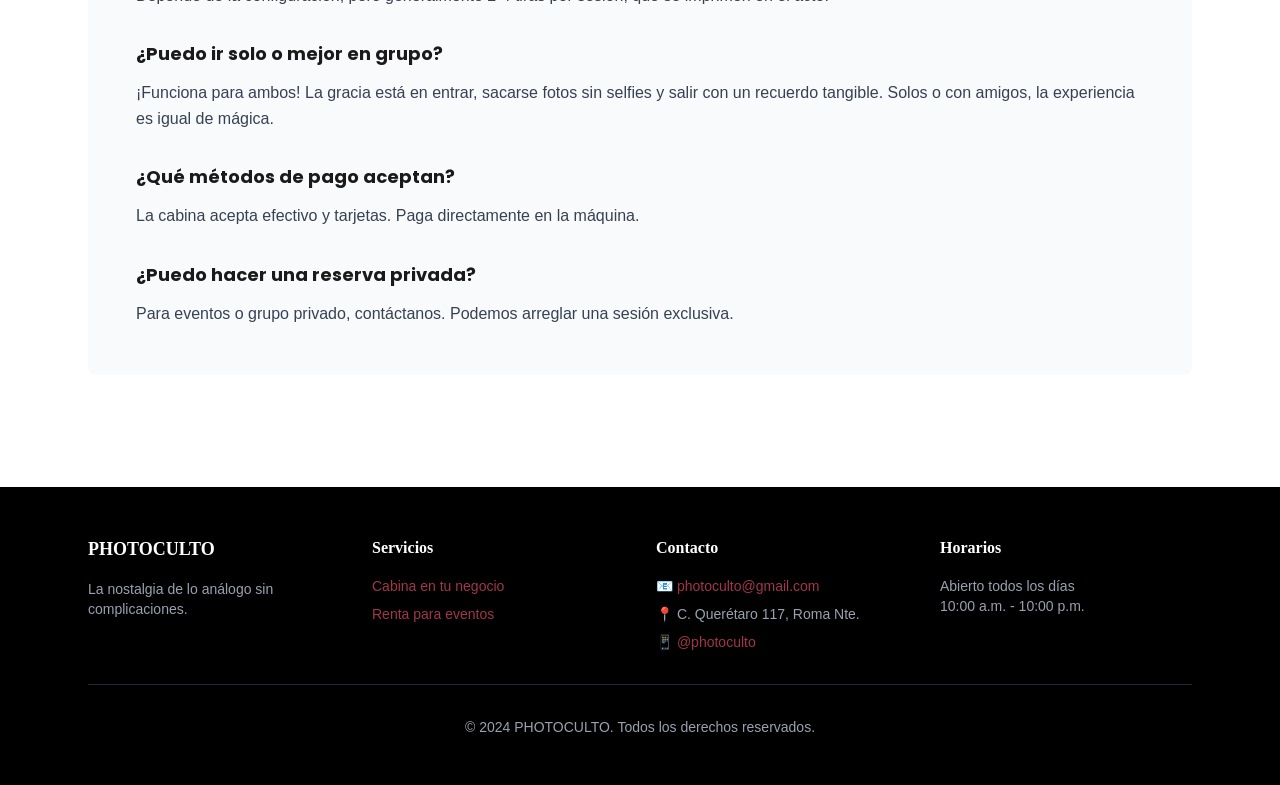
<file: ubicacion.html>
<!DOCTYPE html><html lang="es"><head><meta charSet="utf-8"/><meta name="viewport" content="width=device-width, initial-scale=1"/><link rel="preload" href="images/logos/Photoculto%20-%20Cereza.png" as="image"/><link rel="stylesheet" href="_next/static/chunks/0ctiihvfxtgm7.css" data-precedence="next"/><link rel="preload" as="script" fetchPriority="low" href="_next/static/chunks/0dhbjz-xsmu83.js"/><script src="_next/static/chunks/15orcrkp-_9ct.js" async=""></script><script src="_next/static/chunks/0iec5q4ack_04.js" async=""></script><script src="_next/static/chunks/082obv3v03b-9.js" async=""></script><script src="_next/static/chunks/turbopack-009xbv71a0msh.js" async=""></script><script src="_next/static/chunks/3rdqn8rx95pw7.js" async=""></script><script src="_next/static/chunks/14mrh2-p_w84d.js" async=""></script><link rel="preload" href="https://fonts.googleapis.com/css2?family=Poppins:wght@400;500;600;700&amp;family=Inter:wght@400;500;600;700&amp;display=swap" as="style"/><title>PHOTOCULTO | Cabinas Fotográficas</title><meta name="description" content="La nostalgia de lo análogo sin complicaciones. Cabinas fotográficas vintage en tu negocio o evento."/><link rel="icon" href="favicon.ico%3Ffavicon.2vob68tjqpejf.ico" sizes="256x256" type="image/x-icon"/><link href="https://fonts.googleapis.com/css2?family=Poppins:wght@400;500;600;700&amp;family=Inter:wght@400;500;600;700&amp;display=swap" rel="stylesheet"/><script src="_next/static/chunks/0cz1d0mv5g_q7.js" noModule=""></script></head><body class="flex flex-col min-h-screen"><div hidden=""><!--$--><!--/$--></div><header class="border-b border-gray-200 sticky top-0 bg-white z-50"><nav class="max-w-6xl mx-auto px-6 py-4 flex justify-between items-center"><a class="hover:opacity-80 transition" href="index.html"><img src="images/logos/Photoculto%20-%20Cereza.png" alt="PHOTOCULTO Logo" class="h-14 w-auto"/></a><ul class="flex gap-8 text-sm"><li><a class="hover:text-[#A1364A] transition" href="index.html">Inicio</a></li><li><a class="hover:text-[#A1364A] transition" href="cabina-en-negocio.html">Cabina en tu negocio</a></li><li><a class="hover:text-[#A1364A] transition" href="renta.html">Renta</a></li><li><a class="hover:text-[#A1364A] transition" href="ubicacion.html">Ubicación</a></li></ul></nav></header><main class="flex-grow"><div class="max-w-6xl mx-auto px-6 py-12"><a class="text-[#A1364A] hover:text-black transition mb-8 inline-block" href="index.html">← Volver</a><div class="mb-16"><h1 class="text-5xl font-poppins font-bold mb-6">Ubicación</h1><p class="text-xl text-gray-600">Visítanos en el corazón de Roma Norte</p></div><div class="grid grid-cols-1 md:grid-cols-2 gap-12 mb-16"><div class="bg-gray-50 rounded-lg p-12"><h2 class="text-3xl font-poppins font-bold mb-8">¿Dónde estamos?</h2><div class="space-y-6"><div><h3 class="font-poppins font-bold text-lg mb-2">Dirección</h3><p class="text-gray-700 text-lg">📍 <strong>C. Querétaro 117, Roma Nte.</strong><br/>Cuauhtémoc, 06700<br/>Ciudad de México, CDMX</p></div><div><h3 class="font-poppins font-bold text-lg mb-2">Horarios</h3><p class="text-gray-700 text-lg">🕐 <strong>Abierto todos los días</strong><br/>de <strong>10:00 a.m. a 10:00 p.m.</strong></p></div><div><h3 class="font-poppins font-bold text-lg mb-2">Contacto</h3><p class="text-gray-700 text-lg">📧 <a href="mailto:photoculto@gmail.com" class="text-[#A1364A] hover:text-black transition">photoculto@gmail.com</a><br/>📱 <a href="https://instagram.com/photoculto" target="_blank" rel="noopener noreferrer" class="text-[#A1364A] hover:text-black transition">@photoculto</a></p></div></div></div><div class="bg-gray-200 rounded-lg h-96 flex items-center justify-center overflow-hidden"><iframe width="100%" height="100%" style="border:0" loading="lazy" allowFullScreen="" src="https://www.google.com/maps/embed?pb=!1m18!1m12!1m3!1d3024.8936434869237!2d-99.16405!3d19.42471!2m3!1f0!2f0!3f0!3m2!1i1024!2i768!4f13.1!3m3!1m2!1s0x85d1f8f8f8f8f8f9%3A0x0!2sQuerétaro%20117%2C%20Roma%20Nte.!5e0!3m2!1ses!2smx!4v1234567890"></iframe></div></div><div class="bg-white border-2 border-gray-200 rounded-lg p-12 mb-16"><h2 class="text-3xl font-poppins font-bold mb-8">Cómo llegar</h2><p class="text-gray-700 mb-6">Estamos ubicados en el corazón de la Roma Norte, una de las zonas más vibrantes de la CDMX. Muy cerca de metro Insurgentes.</p><div class="space-y-4 text-gray-700"><p><strong>En transporte público:</strong> Línea 1 del Metro, salida Insurgentes. Caminando hacia el sur, 5 minutos.</p><p><strong>En coche:</strong> Amplio estacionamiento cerca de la ubicación. Avenida Álvaro Obregón es la principal vía de acceso.</p><p><strong>En bicicleta:</strong> Roma Norte es muy bike-friendly. Hay ciclopistas cerca de nuestro local.</p></div></div><div class="bg-gray-50 rounded-lg p-12"><h2 class="text-3xl font-poppins font-bold mb-8">Preguntas frecuentes</h2><div class="space-y-8"><div><h3 class="font-poppins font-bold text-lg mb-3">¿Cuánto tiempo dura una sesión?</h3><p class="text-gray-700">Aproximadamente 2-3 minutos. Entras, poses, y te salen las fotos impresas al momento.</p></div><div><h3 class="font-poppins font-bold text-lg mb-3">¿Cuántas tiras salen por sesión?</h3><p class="text-gray-700">Depende de la configuración, pero generalmente 2-4 tiras por sesión, que se imprimen en el acto.</p></div><div><h3 class="font-poppins font-bold text-lg mb-3">¿Puedo ir solo o mejor en grupo?</h3><p class="text-gray-700">¡Funciona para ambos! La gracia está en entrar, sacarse fotos sin selfies y salir con un recuerdo tangible. Solos o con amigos, la experiencia es igual de mágica.</p></div><div><h3 class="font-poppins font-bold text-lg mb-3">¿Qué métodos de pago aceptan?</h3><p class="text-gray-700">La cabina acepta efectivo y tarjetas. Paga directamente en la máquina.</p></div><div><h3 class="font-poppins font-bold text-lg mb-3">¿Puedo hacer una reserva privada?</h3><p class="text-gray-700">Para eventos o grupo privado, contáctanos. Podemos arreglar una sesión exclusiva.</p></div></div></div></div><!--$--><!--/$--></main><footer class="bg-black text-white py-12 mt-16"><div class="max-w-6xl mx-auto px-6"><div class="grid grid-cols-1 md:grid-cols-4 gap-8 mb-8"><div><h3 class="text-lg font-serif font-bold mb-4">PHOTOCULTO</h3><p class="text-sm text-gray-400">La nostalgia de lo análogo sin complicaciones.</p></div><div><h4 class="font-serif font-bold mb-4">Servicios</h4><ul class="space-y-2 text-sm text-gray-400"><li><a class="hover:text-white transition" href="cabina-en-negocio.html">Cabina en tu negocio</a></li><li><a class="hover:text-white transition" href="renta.html">Renta para eventos</a></li></ul></div><div><h4 class="font-serif font-bold mb-4">Contacto</h4><ul class="space-y-2 text-sm text-gray-400"><li>📧 <a href="mailto:photoculto@gmail.com" class="hover:text-white transition">photoculto@gmail.com</a></li><li>📍 C. Querétaro 117, Roma Nte.</li><li>📱 <a href="https://instagram.com/photoculto" target="_blank" rel="noopener noreferrer" class="hover:text-white transition">@photoculto</a></li></ul></div><div><h4 class="font-serif font-bold mb-4">Horarios</h4><p class="text-sm text-gray-400">Abierto todos los días<br/>10:00 a.m. - 10:00 p.m.</p></div></div><div class="border-t border-gray-800 pt-8 text-center text-sm text-gray-400"><p>© 2024 PHOTOCULTO. Todos los derechos reservados.</p></div></div></footer><script src="_next/static/chunks/0dhbjz-xsmu83.js" id="_R_" async=""></script><script>(self.__next_f=self.__next_f||[]).push([0])</script><script>self.__next_f.push([1,"1:\"$Sreact.fragment\"\n2:I[22016,[\"/_next/static/chunks/3rdqn8rx95pw7.js\",\"/_next/static/chunks/14mrh2-p_w84d.js\"],\"\"]\n3:I[39756,[\"/_next/static/chunks/3rdqn8rx95pw7.js\",\"/_next/static/chunks/14mrh2-p_w84d.js\"],\"default\"]\n4:I[37457,[\"/_next/static/chunks/3rdqn8rx95pw7.js\",\"/_next/static/chunks/14mrh2-p_w84d.js\"],\"default\"]\nc:I[68027,[\"/_next/static/chunks/3rdqn8rx95pw7.js\",\"/_next/static/chunks/14mrh2-p_w84d.js\"],\"default\",1]\n:HL[\"/_next/static/chunks/0ctiihvfxtgm7.css\",\"style\"]\n:HL[\"https://fonts.googleapis.com/css2?family=Poppins:wght@400;500;600;700\u0026family=Inter:wght@400;500;600;700\u0026display=swap\",\"style\"]\n:HL[\"/images/logos/Photoculto - Cereza.png\",\"image\"]\n"])</script><script>self.__next_f.push([1,"0:{\"P\":null,\"c\":[\"\",\"ubicacion\"],\"q\":\"\",\"i\":false,\"f\":[[[\"\",{\"children\":[\"ubicacion\",{\"children\":[\"__PAGE__\",{}]}]},\"$undefined\",\"$undefined\",16],[[\"$\",\"$1\",\"c\",{\"children\":[[[\"$\",\"link\",\"0\",{\"rel\":\"stylesheet\",\"href\":\"/_next/static/chunks/0ctiihvfxtgm7.css\",\"precedence\":\"next\",\"crossOrigin\":\"$undefined\",\"nonce\":\"$undefined\"}],[\"$\",\"script\",\"script-0\",{\"src\":\"/_next/static/chunks/3rdqn8rx95pw7.js\",\"async\":true,\"nonce\":\"$undefined\"}],[\"$\",\"script\",\"script-1\",{\"src\":\"/_next/static/chunks/14mrh2-p_w84d.js\",\"async\":true,\"nonce\":\"$undefined\"}]],[\"$\",\"html\",null,{\"lang\":\"es\",\"children\":[[\"$\",\"head\",null,{\"children\":[\"$\",\"link\",null,{\"href\":\"https://fonts.googleapis.com/css2?family=Poppins:wght@400;500;600;700\u0026family=Inter:wght@400;500;600;700\u0026display=swap\",\"rel\":\"stylesheet\"}]}],[\"$\",\"body\",null,{\"className\":\"flex flex-col min-h-screen\",\"children\":[[\"$\",\"header\",null,{\"className\":\"border-b border-gray-200 sticky top-0 bg-white z-50\",\"children\":[\"$\",\"nav\",null,{\"className\":\"max-w-6xl mx-auto px-6 py-4 flex justify-between items-center\",\"children\":[[\"$\",\"$L2\",null,{\"href\":\"/\",\"className\":\"hover:opacity-80 transition\",\"children\":[\"$\",\"img\",null,{\"src\":\"/images/logos/Photoculto - Cereza.png\",\"alt\":\"PHOTOCULTO Logo\",\"className\":\"h-14 w-auto\"}]}],[\"$\",\"ul\",null,{\"className\":\"flex gap-8 text-sm\",\"children\":[[\"$\",\"li\",null,{\"children\":[\"$\",\"$L2\",null,{\"href\":\"/\",\"className\":\"hover:text-[#A1364A] transition\",\"children\":\"Inicio\"}]}],[\"$\",\"li\",null,{\"children\":[\"$\",\"$L2\",null,{\"href\":\"/cabina-en-negocio\",\"className\":\"hover:text-[#A1364A] transition\",\"children\":\"Cabina en tu negocio\"}]}],[\"$\",\"li\",null,{\"children\":[\"$\",\"$L2\",null,{\"href\":\"/renta\",\"className\":\"hover:text-[#A1364A] transition\",\"children\":\"Renta\"}]}],[\"$\",\"li\",null,{\"children\":[\"$\",\"$L2\",null,{\"href\":\"/ubicacion\",\"className\":\"hover:text-[#A1364A] transition\",\"children\":\"Ubicación\"}]}]]}]]}]}],[\"$\",\"main\",null,{\"className\":\"flex-grow\",\"children\":[\"$\",\"$L3\",null,{\"parallelRouterKey\":\"children\",\"error\":\"$undefined\",\"errorStyles\":\"$undefined\",\"errorScripts\":\"$undefined\",\"template\":[\"$\",\"$L4\",null,{}],\"templateStyles\":\"$undefined\",\"templateScripts\":\"$undefined\",\"notFound\":[[[\"$\",\"title\",null,{\"children\":\"404: This page could not be found.\"}],[\"$\",\"div\",null,{\"style\":{\"fontFamily\":\"system-ui,\\\"Segoe UI\\\",Roboto,Helvetica,Arial,sans-serif,\\\"Apple Color Emoji\\\",\\\"Segoe UI Emoji\\\"\",\"height\":\"100vh\",\"textAlign\":\"center\",\"display\":\"flex\",\"flexDirection\":\"column\",\"alignItems\":\"center\",\"justifyContent\":\"center\"},\"children\":[\"$\",\"div\",null,{\"children\":[[\"$\",\"style\",null,{\"dangerouslySetInnerHTML\":{\"__html\":\"body{color:#000;background:#fff;margin:0}.next-error-h1{border-right:1px solid rgba(0,0,0,.3)}@media (prefers-color-scheme:dark){body{color:#fff;background:#000}.next-error-h1{border-right:1px solid rgba(255,255,255,.3)}}\"}}],[\"$\",\"h1\",null,{\"className\":\"next-error-h1\",\"style\":{\"display\":\"inline-block\",\"margin\":\"0 20px 0 0\",\"padding\":\"0 23px 0 0\",\"fontSize\":24,\"fontWeight\":500,\"verticalAlign\":\"top\",\"lineHeight\":\"49px\"},\"children\":404}],[\"$\",\"div\",null,{\"style\":{\"display\":\"inline-block\"},\"children\":[\"$\",\"h2\",null,{\"style\":{\"fontSize\":14,\"fontWeight\":400,\"lineHeight\":\"49px\",\"margin\":0},\"children\":\"This page could not be found.\"}]}]]}]}]],[]],\"forbidden\":\"$undefined\",\"unauthorized\":\"$undefined\"}]}],[\"$\",\"footer\",null,{\"className\":\"bg-black text-white py-12 mt-16\",\"children\":[\"$\",\"div\",null,{\"className\":\"max-w-6xl mx-auto px-6\",\"children\":[[\"$\",\"div\",null,{\"className\":\"grid grid-cols-1 md:grid-cols-4 gap-8 mb-8\",\"children\":[[\"$\",\"div\",null,{\"children\":[[\"$\",\"h3\",null,{\"className\":\"text-lg font-serif font-bold mb-4\",\"children\":\"PHOTOCULTO\"}],[\"$\",\"p\",null,{\"className\":\"text-sm text-gray-400\",\"children\":\"La nostalgia de lo análogo sin complicaciones.\"}]]}],[\"$\",\"div\",null,{\"children\":[[\"$\",\"h4\",null,{\"className\":\"font-serif font-bold mb-4\",\"children\":\"Servicios\"}],[\"$\",\"ul\",null,{\"className\":\"space-y-2 text-sm text-gray-400\",\"children\":[[\"$\",\"li\",null,{\"children\":[\"$\",\"$L2\",null,{\"href\":\"/cabina-en-negocio\",\"className\":\"hover:text-white transition\",\"children\":\"Cabina en tu negocio\"}]}],[\"$\",\"li\",null,{\"children\":[\"$\",\"$L2\",null,{\"href\":\"/renta\",\"className\":\"hover:text-white transition\",\"children\":\"Renta para eventos\"}]}]]}]]}],[\"$\",\"div\",null,{\"children\":[[\"$\",\"h4\",null,{\"className\":\"font-serif font-bold mb-4\",\"children\":\"Contacto\"}],[\"$\",\"ul\",null,{\"className\":\"space-y-2 text-sm text-gray-400\",\"children\":[[\"$\",\"li\",null,{\"children\":[\"📧 \",[\"$\",\"a\",null,{\"href\":\"mailto:photoculto@gmail.com\",\"className\":\"hover:text-white transition\",\"children\":\"photoculto@gmail.com\"}]]}],[\"$\",\"li\",null,{\"children\":\"📍 C. Querétaro 117, Roma Nte.\"}],[\"$\",\"li\",null,{\"children\":[\"📱 \",\"$L5\"]}]]}]]}],\"$L6\"]}],\"$L7\"]}]}]]}]]}]]}],{\"children\":[\"$L8\",{\"children\":[\"$L9\",{},null,false,null]},null,false,\"$@a\"]},null,false,null],\"$Lb\",false]],\"m\":\"$undefined\",\"G\":[\"$c\",[\"$Ld\"]],\"S\":true,\"h\":null,\"s\":\"$undefined\",\"l\":\"$undefined\",\"p\":\"$undefined\",\"d\":\"$undefined\",\"b\":\"1MGIP1BUROzlyQEsy2hFu\"}\n"])</script><script>self.__next_f.push([1,"13:I[97367,[\"/_next/static/chunks/3rdqn8rx95pw7.js\",\"/_next/static/chunks/14mrh2-p_w84d.js\"],\"ViewportBoundary\"]\n15:I[97367,[\"/_next/static/chunks/3rdqn8rx95pw7.js\",\"/_next/static/chunks/14mrh2-p_w84d.js\"],\"MetadataBoundary\"]\n16:\"$Sreact.suspense\"\n5:[\"$\",\"a\",null,{\"href\":\"https://instagram.com/photoculto\",\"target\":\"_blank\",\"rel\":\"noopener noreferrer\",\"className\":\"hover:text-white transition\",\"children\":\"@photoculto\"}]\n6:[\"$\",\"div\",null,{\"children\":[[\"$\",\"h4\",null,{\"className\":\"font-serif font-bold mb-4\",\"children\":\"Horarios\"}],[\"$\",\"p\",null,{\"className\":\"text-sm text-gray-400\",\"children\":[\"Abierto todos los días\",[\"$\",\"br\",null,{}],\"10:00 a.m. - 10:00 p.m.\"]}]]}]\n7:[\"$\",\"div\",null,{\"className\":\"border-t border-gray-800 pt-8 text-center text-sm text-gray-400\",\"children\":[\"$\",\"p\",null,{\"children\":\"© 2024 PHOTOCULTO. Todos los derechos reservados.\"}]}]\n8:[\"$\",\"$1\",\"c\",{\"children\":[null,[\"$\",\"$L3\",null,{\"parallelRouterKey\":\"children\",\"error\":\"$undefined\",\"errorStyles\":\"$undefined\",\"errorScripts\":\"$undefined\",\"template\":[\"$\",\"$L4\",null,{}],\"templateStyles\":\"$undefined\",\"templateScripts\":\"$undefined\",\"notFound\":\"$undefined\",\"forbidden\":\"$undefined\",\"unauthorized\":\"$undefined\"}]]}]\n"])</script><script>self.__next_f.push([1,"9:[\"$\",\"$1\",\"c\",{\"children\":[[\"$\",\"div\",null,{\"className\":\"max-w-6xl mx-auto px-6 py-12\",\"children\":[[\"$\",\"$L2\",null,{\"href\":\"/\",\"className\":\"text-[#A1364A] hover:text-black transition mb-8 inline-block\",\"children\":\"← Volver\"}],[\"$\",\"div\",null,{\"className\":\"mb-16\",\"children\":[[\"$\",\"h1\",null,{\"className\":\"text-5xl font-poppins font-bold mb-6\",\"children\":\"Ubicación\"}],[\"$\",\"p\",null,{\"className\":\"text-xl text-gray-600\",\"children\":\"Visítanos en el corazón de Roma Norte\"}]]}],[\"$\",\"div\",null,{\"className\":\"grid grid-cols-1 md:grid-cols-2 gap-12 mb-16\",\"children\":[[\"$\",\"div\",null,{\"className\":\"bg-gray-50 rounded-lg p-12\",\"children\":[[\"$\",\"h2\",null,{\"className\":\"text-3xl font-poppins font-bold mb-8\",\"children\":\"¿Dónde estamos?\"}],[\"$\",\"div\",null,{\"className\":\"space-y-6\",\"children\":[[\"$\",\"div\",null,{\"children\":[[\"$\",\"h3\",null,{\"className\":\"font-poppins font-bold text-lg mb-2\",\"children\":\"Dirección\"}],[\"$\",\"p\",null,{\"className\":\"text-gray-700 text-lg\",\"children\":[\"📍 \",[\"$\",\"strong\",null,{\"children\":\"C. Querétaro 117, Roma Nte.\"}],[\"$\",\"br\",null,{}],\"Cuauhtémoc, 06700\",[\"$\",\"br\",null,{}],\"Ciudad de México, CDMX\"]}]]}],[\"$\",\"div\",null,{\"children\":[[\"$\",\"h3\",null,{\"className\":\"font-poppins font-bold text-lg mb-2\",\"children\":\"Horarios\"}],[\"$\",\"p\",null,{\"className\":\"text-gray-700 text-lg\",\"children\":[\"🕐 \",[\"$\",\"strong\",null,{\"children\":\"Abierto todos los días\"}],[\"$\",\"br\",null,{}],\"de \",[\"$\",\"strong\",null,{\"children\":\"10:00 a.m. a 10:00 p.m.\"}]]}]]}],[\"$\",\"div\",null,{\"children\":[[\"$\",\"h3\",null,{\"className\":\"font-poppins font-bold text-lg mb-2\",\"children\":\"Contacto\"}],[\"$\",\"p\",null,{\"className\":\"text-gray-700 text-lg\",\"children\":[\"📧 \",[\"$\",\"a\",null,{\"href\":\"mailto:photoculto@gmail.com\",\"className\":\"text-[#A1364A] hover:text-black transition\",\"children\":\"photoculto@gmail.com\"}],[\"$\",\"br\",null,{}],\"📱 \",[\"$\",\"a\",null,{\"href\":\"https://instagram.com/photoculto\",\"target\":\"_blank\",\"rel\":\"noopener noreferrer\",\"className\":\"text-[#A1364A] hover:text-black transition\",\"children\":\"@photoculto\"}]]}]]}]]}]]}],[\"$\",\"div\",null,{\"className\":\"bg-gray-200 rounded-lg h-96 flex items-center justify-center overflow-hidden\",\"children\":[\"$\",\"iframe\",null,{\"width\":\"100%\",\"height\":\"100%\",\"style\":{\"border\":0},\"loading\":\"lazy\",\"allowFullScreen\":true,\"src\":\"https://www.google.com/maps/embed?pb=!1m18!1m12!1m3!1d3024.8936434869237!2d-99.16405!3d19.42471!2m3!1f0!2f0!3f0!3m2!1i1024!2i768!4f13.1!3m3!1m2!1s0x85d1f8f8f8f8f8f9%3A0x0!2sQuerétaro%20117%2C%20Roma%20Nte.!5e0!3m2!1ses!2smx!4v1234567890\"}]}]]}],[\"$\",\"div\",null,{\"className\":\"bg-white border-2 border-gray-200 rounded-lg p-12 mb-16\",\"children\":[[\"$\",\"h2\",null,{\"className\":\"text-3xl font-poppins font-bold mb-8\",\"children\":\"Cómo llegar\"}],[\"$\",\"p\",null,{\"className\":\"text-gray-700 mb-6\",\"children\":\"Estamos ubicados en el corazón de la Roma Norte, una de las zonas más vibrantes de la CDMX. Muy cerca de metro Insurgentes.\"}],[\"$\",\"div\",null,{\"className\":\"space-y-4 text-gray-700\",\"children\":[[\"$\",\"p\",null,{\"children\":[[\"$\",\"strong\",null,{\"children\":\"En transporte público:\"}],\" Línea 1 del Metro, salida Insurgentes. Caminando hacia el sur, 5 minutos.\"]}],[\"$\",\"p\",null,{\"children\":[[\"$\",\"strong\",null,{\"children\":\"En coche:\"}],\" Amplio estacionamiento cerca de la ubicación. Avenida Álvaro Obregón es la principal vía de acceso.\"]}],[\"$\",\"p\",null,{\"children\":[[\"$\",\"strong\",null,{\"children\":\"En bicicleta:\"}],\" Roma Norte es muy bike-friendly. Hay ciclopistas cerca de nuestro local.\"]}]]}]]}],[\"$\",\"div\",null,{\"className\":\"bg-gray-50 rounded-lg p-12\",\"children\":[[\"$\",\"h2\",null,{\"className\":\"text-3xl font-poppins font-bold mb-8\",\"children\":\"Preguntas frecuentes\"}],[\"$\",\"div\",null,{\"className\":\"space-y-8\",\"children\":[[\"$\",\"div\",null,{\"children\":[[\"$\",\"h3\",null,{\"className\":\"font-poppins font-bold text-lg mb-3\",\"children\":\"¿Cuánto tiempo dura una sesión?\"}],[\"$\",\"p\",null,{\"className\":\"text-gray-700\",\"children\":\"Aproximadamente 2-3 minutos. Entras, poses, y te salen las fotos impresas al momento.\"}]]}],[\"$\",\"div\",null,{\"children\":[[\"$\",\"h3\",null,{\"className\":\"font-poppins font-bold text-lg mb-3\",\"children\":\"¿Cuántas tiras salen por sesión?\"}],[\"$\",\"p\",null,{\"className\":\"text-gray-700\",\"children\":\"Depende de la configuración, pero generalmente 2-4 tiras por sesión, que se imprimen en el acto.\"}]]}],\"$Le\",\"$Lf\",\"$L10\"]}]]}]]}],null,\"$L11\"]}]\n"])</script><script>self.__next_f.push([1,"12:[]\na:\"$W12\"\nb:[\"$\",\"$1\",\"h\",{\"children\":[null,[\"$\",\"$L13\",null,{\"children\":\"$L14\"}],[\"$\",\"div\",null,{\"hidden\":true,\"children\":[\"$\",\"$L15\",null,{\"children\":[\"$\",\"$16\",null,{\"name\":\"Next.Metadata\",\"children\":\"$L17\"}]}]}],null]}]\nd:[\"$\",\"link\",\"0\",{\"rel\":\"stylesheet\",\"href\":\"/_next/static/chunks/0ctiihvfxtgm7.css\",\"precedence\":\"next\",\"crossOrigin\":\"$undefined\",\"nonce\":\"$undefined\"}]\n"])</script><script>self.__next_f.push([1,"18:I[97367,[\"/_next/static/chunks/3rdqn8rx95pw7.js\",\"/_next/static/chunks/14mrh2-p_w84d.js\"],\"OutletBoundary\"]\ne:[\"$\",\"div\",null,{\"children\":[[\"$\",\"h3\",null,{\"className\":\"font-poppins font-bold text-lg mb-3\",\"children\":\"¿Puedo ir solo o mejor en grupo?\"}],[\"$\",\"p\",null,{\"className\":\"text-gray-700\",\"children\":\"¡Funciona para ambos! La gracia está en entrar, sacarse fotos sin selfies y salir con un recuerdo tangible. Solos o con amigos, la experiencia es igual de mágica.\"}]]}]\nf:[\"$\",\"div\",null,{\"children\":[[\"$\",\"h3\",null,{\"className\":\"font-poppins font-bold text-lg mb-3\",\"children\":\"¿Qué métodos de pago aceptan?\"}],[\"$\",\"p\",null,{\"className\":\"text-gray-700\",\"children\":\"La cabina acepta efectivo y tarjetas. Paga directamente en la máquina.\"}]]}]\n10:[\"$\",\"div\",null,{\"children\":[[\"$\",\"h3\",null,{\"className\":\"font-poppins font-bold text-lg mb-3\",\"children\":\"¿Puedo hacer una reserva privada?\"}],[\"$\",\"p\",null,{\"className\":\"text-gray-700\",\"children\":\"Para eventos o grupo privado, contáctanos. Podemos arreglar una sesión exclusiva.\"}]]}]\n11:[\"$\",\"$L18\",null,{\"children\":[\"$\",\"$16\",null,{\"name\":\"Next.MetadataOutlet\",\"children\":\"$@19\"}]}]\n"])</script><script>self.__next_f.push([1,"14:[[\"$\",\"meta\",\"0\",{\"charSet\":\"utf-8\"}],[\"$\",\"meta\",\"1\",{\"name\":\"viewport\",\"content\":\"width=device-width, initial-scale=1\"}]]\n"])</script><script>self.__next_f.push([1,"1a:I[27201,[\"/_next/static/chunks/3rdqn8rx95pw7.js\",\"/_next/static/chunks/14mrh2-p_w84d.js\"],\"IconMark\"]\n17:[[\"$\",\"title\",\"0\",{\"children\":\"PHOTOCULTO | Cabinas Fotográficas\"}],[\"$\",\"meta\",\"1\",{\"name\":\"description\",\"content\":\"La nostalgia de lo análogo sin complicaciones. Cabinas fotográficas vintage en tu negocio o evento.\"}],[\"$\",\"link\",\"2\",{\"rel\":\"icon\",\"href\":\"/favicon.ico?favicon.2vob68tjqpejf.ico\",\"sizes\":\"256x256\",\"type\":\"image/x-icon\"}],[\"$\",\"$L1a\",\"3\",{}]]\n19:null\n"])</script></body></html>
</file>
<file: _next/static/chunks/0ctiihvfxtgm7.css>
@layer properties{@supports (((-webkit-hyphens:none)) and (not (margin-trim:inline))) or ((-moz-orient:inline) and (not (color:rgb(from red r g b)))){*,:before,:after,::backdrop{--tw-translate-x:0;--tw-translate-y:0;--tw-translate-z:0;--tw-rotate-x:initial;--tw-rotate-y:initial;--tw-rotate-z:initial;--tw-skew-x:initial;--tw-skew-y:initial;--tw-space-y-reverse:0;--tw-border-style:solid;--tw-gradient-position:initial;--tw-gradient-from:#0000;--tw-gradient-via:#0000;--tw-gradient-to:#0000;--tw-gradient-stops:initial;--tw-gradient-via-stops:initial;--tw-gradient-from-position:0%;--tw-gradient-via-position:50%;--tw-gradient-to-position:100%;--tw-leading:initial;--tw-font-weight:initial;--tw-shadow:0 0 #0000;--tw-shadow-color:initial;--tw-shadow-alpha:100%;--tw-inset-shadow:0 0 #0000;--tw-inset-shadow-color:initial;--tw-inset-shadow-alpha:100%;--tw-ring-color:initial;--tw-ring-shadow:0 0 #0000;--tw-inset-ring-color:initial;--tw-inset-ring-shadow:0 0 #0000;--tw-ring-inset:initial;--tw-ring-offset-width:0px;--tw-ring-offset-color:#fff;--tw-ring-offset-shadow:0 0 #0000;--tw-blur:initial;--tw-brightness:initial;--tw-contrast:initial;--tw-grayscale:initial;--tw-hue-rotate:initial;--tw-invert:initial;--tw-opacity:initial;--tw-saturate:initial;--tw-sepia:initial;--tw-drop-shadow:initial;--tw-drop-shadow-color:initial;--tw-drop-shadow-alpha:100%;--tw-drop-shadow-size:initial;--tw-duration:initial;--tw-scale-x:1;--tw-scale-y:1;--tw-scale-z:1}}}@layer theme{:root,:host{--font-sans:ui-sans-serif, system-ui, sans-serif, "Apple Color Emoji", "Segoe UI Emoji", "Segoe UI Symbol", "Noto Color Emoji";--font-serif:ui-serif, Georgia, Cambria, "Times New Roman", Times, serif;--font-mono:ui-monospace, SFMono-Regular, Menlo, Monaco, Consolas, "Liberation Mono", "Courier New", monospace;--color-yellow-100:#fef9c2;--color-yellow-400:#fac800;--color-yellow-800:#874b00;--color-gray-50:#f9fafb;--color-gray-100:#f3f4f6;--color-gray-200:#e5e7eb;--color-gray-300:#d1d5dc;--color-gray-400:#99a1af;--color-gray-500:#6a7282;--color-gray-600:#4a5565;--color-gray-700:#364153;--color-gray-800:#1e2939;--color-gray-900:#101828;--color-black:#000;--color-white:#fff;--spacing:.25rem;--container-2xl:42rem;--container-4xl:56rem;--container-6xl:72rem;--text-sm:.875rem;--text-sm--line-height:calc(1.25 / .875);--text-lg:1.125rem;--text-lg--line-height:calc(1.75 / 1.125);--text-xl:1.25rem;--text-xl--line-height:calc(1.75 / 1.25);--text-2xl:1.5rem;--text-2xl--line-height:calc(2 / 1.5);--text-3xl:1.875rem;--text-3xl--line-height:calc(2.25 / 1.875);--text-4xl:2.25rem;--text-4xl--line-height:calc(2.5 / 2.25);--text-5xl:3rem;--text-5xl--line-height:1;--font-weight-medium:500;--font-weight-semibold:600;--font-weight-bold:700;--leading-relaxed:1.625;--radius-lg:.5rem;--radius-xl:.75rem;--default-transition-duration:.15s;--default-transition-timing-function:cubic-bezier(.4, 0, .2, 1);--default-font-family:var(--font-sans);--default-mono-font-family:var(--font-mono)}@supports (color:lab(0% 0 0)){:root,:host{--color-yellow-100:lab(97.3564% -4.51407 27.344);--color-yellow-400:lab(83.2664% 8.65132 106.895);--color-yellow-800:lab(38.7484% 23.5833 51.4916);--color-gray-50:lab(98.2596% -.247031 -.706708);--color-gray-100:lab(96.1596% -.0823438 -1.13575);--color-gray-200:lab(91.6229% -.159115 -2.26791);--color-gray-300:lab(85.1236% -.612259 -3.7138);--color-gray-400:lab(65.9269% -.832707 -8.17473);--color-gray-500:lab(47.7841% -.393182 -10.0268);--color-gray-600:lab(35.6337% -1.58697 -10.8425);--color-gray-700:lab(27.1134% -.956401 -12.3224);--color-gray-800:lab(16.1051% -1.18239 -11.7533);--color-gray-900:lab(8.11897% .811279 -12.254)}}}@layer base{*,:after,:before,::backdrop{box-sizing:border-box;border:0 solid;margin:0;padding:0}::file-selector-button{box-sizing:border-box;border:0 solid;margin:0;padding:0}html,:host{-webkit-text-size-adjust:100%;tab-size:4;line-height:1.5;font-family:var(--default-font-family,ui-sans-serif, system-ui, sans-serif, "Apple Color Emoji", "Segoe UI Emoji", "Segoe UI Symbol", "Noto Color Emoji");font-feature-settings:var(--default-font-feature-settings,normal);font-variation-settings:var(--default-font-variation-settings,normal);-webkit-tap-highlight-color:transparent}hr{height:0;color:inherit;border-top-width:1px}abbr:where([title]){-webkit-text-decoration:underline dotted;text-decoration:underline dotted}h1,h2,h3,h4,h5,h6{font-size:inherit;font-weight:inherit}a{color:inherit;-webkit-text-decoration:inherit;-webkit-text-decoration:inherit;-webkit-text-decoration:inherit;-webkit-text-decoration:inherit;text-decoration:inherit}b,strong{font-weight:bolder}code,kbd,samp,pre{font-family:var(--default-mono-font-family,ui-monospace, SFMono-Regular, Menlo, Monaco, Consolas, "Liberation Mono", "Courier New", monospace);font-feature-settings:var(--default-mono-font-feature-settings,normal);font-variation-settings:var(--default-mono-font-variation-settings,normal);font-size:1em}small{font-size:80%}sub,sup{vertical-align:baseline;font-size:75%;line-height:0;position:relative}sub{bottom:-.25em}sup{top:-.5em}table{text-indent:0;border-color:inherit;border-collapse:collapse}:-moz-focusring{outline:auto}progress{vertical-align:baseline}summary{display:list-item}ol,ul,menu{list-style:none}img,svg,video,canvas,audio,iframe,embed,object{vertical-align:middle;display:block}img,video{max-width:100%;height:auto}button,input,select,optgroup,textarea{font:inherit;font-feature-settings:inherit;font-variation-settings:inherit;letter-spacing:inherit;color:inherit;opacity:1;background-color:#0000;border-radius:0}::file-selector-button{font:inherit;font-feature-settings:inherit;font-variation-settings:inherit;letter-spacing:inherit;color:inherit;opacity:1;background-color:#0000;border-radius:0}:where(select:is([multiple],[size])) optgroup{font-weight:bolder}:where(select:is([multiple],[size])) optgroup option{padding-inline-start:20px}::file-selector-button{margin-inline-end:4px}::placeholder{opacity:1}@supports (not ((-webkit-appearance:-apple-pay-button))) or (contain-intrinsic-size:1px){::placeholder{color:currentColor}@supports (color:color-mix(in lab, red, red)){::placeholder{color:color-mix(in oklab, currentcolor 50%, transparent)}}}textarea{resize:vertical}::-webkit-search-decoration{-webkit-appearance:none}::-webkit-date-and-time-value{min-height:1lh;text-align:inherit}::-webkit-datetime-edit{display:inline-flex}::-webkit-datetime-edit-fields-wrapper{padding:0}::-webkit-datetime-edit{padding-block:0}::-webkit-datetime-edit-year-field{padding-block:0}::-webkit-datetime-edit-month-field{padding-block:0}::-webkit-datetime-edit-day-field{padding-block:0}::-webkit-datetime-edit-hour-field{padding-block:0}::-webkit-datetime-edit-minute-field{padding-block:0}::-webkit-datetime-edit-second-field{padding-block:0}::-webkit-datetime-edit-millisecond-field{padding-block:0}::-webkit-datetime-edit-meridiem-field{padding-block:0}::-webkit-calendar-picker-indicator{line-height:1}:-moz-ui-invalid{box-shadow:none}button,input:where([type=button],[type=reset],[type=submit]){appearance:button}::file-selector-button{appearance:button}::-webkit-inner-spin-button{height:auto}::-webkit-outer-spin-button{height:auto}[hidden]:where(:not([hidden=until-found])){display:none!important}:root{--cereza:#a1364a;--black:#1a1a1a;--white:#fff;--light-gray:#f5f5f5;--medium-gray:#e0e0e0}*{box-sizing:border-box;margin:0;padding:0}body{background:var(--white);color:var(--black);font-family:-apple-system,BlinkMacSystemFont,Segoe UI,sans-serif;line-height:1.6}h1,h2,h3,h4,h5,h6{font-family:Poppins,sans-serif;font-weight:700}a{color:var(--cereza);text-decoration:none;transition:color .3s}a:hover{color:var(--black)}}@layer components;@layer utilities{.visible{visibility:visible}.absolute{position:absolute}.fixed{position:fixed}.relative{position:relative}.static{position:static}.sticky{position:sticky}.inset-0{inset:0}.top-0{top:0}.top-1\/2{top:50%}.top-4{top:calc(var(--spacing) * 4)}.right-4{right:calc(var(--spacing) * 4)}.left-4{left:calc(var(--spacing) * 4)}.z-10{z-index:10}.z-20{z-index:20}.z-50{z-index:50}.mx-auto{margin-inline:auto}.-mt-24{margin-top:calc(var(--spacing) * -24)}.mt-2{margin-top:calc(var(--spacing) * 2)}.mt-4{margin-top:calc(var(--spacing) * 4)}.mt-6{margin-top:calc(var(--spacing) * 6)}.mt-16{margin-top:calc(var(--spacing) * 16)}.mb-1{margin-bottom:var(--spacing)}.mb-2{margin-bottom:calc(var(--spacing) * 2)}.mb-3{margin-bottom:calc(var(--spacing) * 3)}.mb-4{margin-bottom:calc(var(--spacing) * 4)}.mb-6{margin-bottom:calc(var(--spacing) * 6)}.mb-8{margin-bottom:calc(var(--spacing) * 8)}.mb-10{margin-bottom:calc(var(--spacing) * 10)}.mb-12{margin-bottom:calc(var(--spacing) * 12)}.mb-16{margin-bottom:calc(var(--spacing) * 16)}.block{display:block}.flex{display:flex}.grid{display:grid}.hidden{display:none}.inline{display:inline}.inline-block{display:inline-block}.inline-flex{display:inline-flex}.h-3{height:calc(var(--spacing) * 3)}.h-14{height:calc(var(--spacing) * 14)}.h-20{height:calc(var(--spacing) * 20)}.h-24{height:calc(var(--spacing) * 24)}.h-40{height:calc(var(--spacing) * 40)}.h-64{height:calc(var(--spacing) * 64)}.h-96{height:calc(var(--spacing) * 96)}.h-auto{height:auto}.h-full{height:100%}.max-h-\[90vh\]{max-height:90vh}.min-h-screen{min-height:100vh}.w-3{width:calc(var(--spacing) * 3)}.w-8{width:calc(var(--spacing) * 8)}.w-20{width:calc(var(--spacing) * 20)}.w-24{width:calc(var(--spacing) * 24)}.w-auto{width:auto}.w-full{width:100%}.max-w-2xl{max-width:var(--container-2xl)}.max-w-4xl{max-width:var(--container-4xl)}.max-w-6xl{max-width:var(--container-6xl)}.flex-1{flex:1}.flex-grow{flex-grow:1}.-translate-y-1\/2{--tw-translate-y:calc(calc(1 / 2 * 100%) * -1);translate:var(--tw-translate-x) var(--tw-translate-y)}.transform{transform:var(--tw-rotate-x,) var(--tw-rotate-y,) var(--tw-rotate-z,) var(--tw-skew-x,) var(--tw-skew-y,)}.cursor-pointer{cursor:pointer}.resize{resize:both}.list-inside{list-style-position:inside}.list-disc{list-style-type:disc}.grid-cols-1{grid-template-columns:repeat(1,minmax(0,1fr))}.grid-cols-2{grid-template-columns:repeat(2,minmax(0,1fr))}.flex-col{flex-direction:column}.items-center{align-items:center}.justify-between{justify-content:space-between}.justify-center{justify-content:center}.gap-2{gap:calc(var(--spacing) * 2)}.gap-4{gap:calc(var(--spacing) * 4)}.gap-6{gap:calc(var(--spacing) * 6)}.gap-8{gap:calc(var(--spacing) * 8)}.gap-12{gap:calc(var(--spacing) * 12)}:where(.space-y-2>:not(:last-child)){--tw-space-y-reverse:0;margin-block-start:calc(calc(var(--spacing) * 2) * var(--tw-space-y-reverse));margin-block-end:calc(calc(var(--spacing) * 2) * calc(1 - var(--tw-space-y-reverse)))}:where(.space-y-3>:not(:last-child)){--tw-space-y-reverse:0;margin-block-start:calc(calc(var(--spacing) * 3) * var(--tw-space-y-reverse));margin-block-end:calc(calc(var(--spacing) * 3) * calc(1 - var(--tw-space-y-reverse)))}:where(.space-y-4>:not(:last-child)){--tw-space-y-reverse:0;margin-block-start:calc(calc(var(--spacing) * 4) * var(--tw-space-y-reverse));margin-block-end:calc(calc(var(--spacing) * 4) * calc(1 - var(--tw-space-y-reverse)))}:where(.space-y-6>:not(:last-child)){--tw-space-y-reverse:0;margin-block-start:calc(calc(var(--spacing) * 6) * var(--tw-space-y-reverse));margin-block-end:calc(calc(var(--spacing) * 6) * calc(1 - var(--tw-space-y-reverse)))}:where(.space-y-8>:not(:last-child)){--tw-space-y-reverse:0;margin-block-start:calc(calc(var(--spacing) * 8) * var(--tw-space-y-reverse));margin-block-end:calc(calc(var(--spacing) * 8) * calc(1 - var(--tw-space-y-reverse)))}.overflow-hidden{overflow:hidden}.rounded{border-radius:.25rem}.rounded-full{border-radius:3.40282e38px}.rounded-lg{border-radius:var(--radius-lg)}.rounded-xl{border-radius:var(--radius-xl)}.border{border-style:var(--tw-border-style);border-width:1px}.border-2{border-style:var(--tw-border-style);border-width:2px}.border-t{border-top-style:var(--tw-border-style);border-top-width:1px}.border-b{border-bottom-style:var(--tw-border-style);border-bottom-width:1px}.border-l-4{border-left-style:var(--tw-border-style);border-left-width:4px}.border-\[\#A1364A\]{border-color:#a1364a}.border-gray-200{border-color:var(--color-gray-200)}.border-gray-300{border-color:var(--color-gray-300)}.border-gray-800{border-color:var(--color-gray-800)}.border-white{border-color:var(--color-white)}.border-yellow-400{border-color:var(--color-yellow-400)}.bg-\[\#A1364A\]{background-color:#a1364a}.bg-\[\#A1364A\]\/5{background-color:#a1364a0d;background-color:lab(39.5624% 45.9521 13.521/.05)}.bg-black{background-color:var(--color-black)}.bg-black\/0{background-color:#0000}@supports (color:color-mix(in lab, red, red)){.bg-black\/0{background-color:color-mix(in oklab, var(--color-black) 0%, transparent)}}.bg-black\/90{background-color:#000000e6}@supports (color:color-mix(in lab, red, red)){.bg-black\/90{background-color:color-mix(in oklab, var(--color-black) 90%, transparent)}}.bg-gray-50{background-color:var(--color-gray-50)}.bg-gray-100{background-color:var(--color-gray-100)}.bg-gray-200{background-color:var(--color-gray-200)}.bg-gray-400{background-color:var(--color-gray-400)}.bg-gray-900{background-color:var(--color-gray-900)}.bg-transparent{background-color:#0000}.bg-white{background-color:var(--color-white)}.bg-white\/20{background-color:#fff3}@supports (color:color-mix(in lab, red, red)){.bg-white\/20{background-color:color-mix(in oklab, var(--color-white) 20%, transparent)}}.bg-yellow-100{background-color:var(--color-yellow-100)}.bg-gradient-to-b{--tw-gradient-position:to bottom in oklab;background-image:linear-gradient(var(--tw-gradient-stops))}.from-gray-50{--tw-gradient-from:var(--color-gray-50);--tw-gradient-stops:var(--tw-gradient-via-stops,var(--tw-gradient-position), var(--tw-gradient-from) var(--tw-gradient-from-position), var(--tw-gradient-to) var(--tw-gradient-to-position))}.to-white{--tw-gradient-to:var(--color-white);--tw-gradient-stops:var(--tw-gradient-via-stops,var(--tw-gradient-position), var(--tw-gradient-from) var(--tw-gradient-from-position), var(--tw-gradient-to) var(--tw-gradient-to-position))}.object-contain{object-fit:contain}.object-cover{object-fit:cover}.p-3{padding:calc(var(--spacing) * 3)}.p-4{padding:calc(var(--spacing) * 4)}.p-8{padding:calc(var(--spacing) * 8)}.p-10{padding:calc(var(--spacing) * 10)}.p-12{padding:calc(var(--spacing) * 12)}.px-4{padding-inline:calc(var(--spacing) * 4)}.px-6{padding-inline:calc(var(--spacing) * 6)}.px-8{padding-inline:calc(var(--spacing) * 8)}.py-2{padding-block:calc(var(--spacing) * 2)}.py-3{padding-block:calc(var(--spacing) * 3)}.py-4{padding-block:calc(var(--spacing) * 4)}.py-12{padding-block:calc(var(--spacing) * 12)}.py-16{padding-block:calc(var(--spacing) * 16)}.py-20{padding-block:calc(var(--spacing) * 20)}.pt-8{padding-top:calc(var(--spacing) * 8)}.pb-24{padding-bottom:calc(var(--spacing) * 24)}.pl-6{padding-left:calc(var(--spacing) * 6)}.text-center{text-align:center}.font-serif{font-family:var(--font-serif)}.text-2xl{font-size:var(--text-2xl);line-height:var(--tw-leading,var(--text-2xl--line-height))}.text-3xl{font-size:var(--text-3xl);line-height:var(--tw-leading,var(--text-3xl--line-height))}.text-4xl{font-size:var(--text-4xl);line-height:var(--tw-leading,var(--text-4xl--line-height))}.text-5xl{font-size:var(--text-5xl);line-height:var(--tw-leading,var(--text-5xl--line-height))}.text-lg{font-size:var(--text-lg);line-height:var(--tw-leading,var(--text-lg--line-height))}.text-sm{font-size:var(--text-sm);line-height:var(--tw-leading,var(--text-sm--line-height))}.text-xl{font-size:var(--text-xl);line-height:var(--tw-leading,var(--text-xl--line-height))}.leading-relaxed{--tw-leading:var(--leading-relaxed);line-height:var(--leading-relaxed)}.font-bold{--tw-font-weight:var(--font-weight-bold);font-weight:var(--font-weight-bold)}.font-medium{--tw-font-weight:var(--font-weight-medium);font-weight:var(--font-weight-medium)}.font-semibold{--tw-font-weight:var(--font-weight-semibold);font-weight:var(--font-weight-semibold)}.text-\[\#A1364A\]{color:#a1364a}.text-black{color:var(--color-black)}.text-gray-300{color:var(--color-gray-300)}.text-gray-400{color:var(--color-gray-400)}.text-gray-500{color:var(--color-gray-500)}.text-gray-600{color:var(--color-gray-600)}.text-gray-700{color:var(--color-gray-700)}.text-white{color:var(--color-white)}.text-yellow-800{color:var(--color-yellow-800)}.opacity-20{opacity:.2}.shadow-lg{--tw-shadow:0 10px 15px -3px var(--tw-shadow-color,#0000001a), 0 4px 6px -4px var(--tw-shadow-color,#0000001a);box-shadow:var(--tw-inset-shadow), var(--tw-inset-ring-shadow), var(--tw-ring-offset-shadow), var(--tw-ring-shadow), var(--tw-shadow)}.blur{--tw-blur:blur(8px);filter:var(--tw-blur,) var(--tw-brightness,) var(--tw-contrast,) var(--tw-grayscale,) var(--tw-hue-rotate,) var(--tw-invert,) var(--tw-saturate,) var(--tw-sepia,) var(--tw-drop-shadow,)}.filter{filter:var(--tw-blur,) var(--tw-brightness,) var(--tw-contrast,) var(--tw-grayscale,) var(--tw-hue-rotate,) var(--tw-invert,) var(--tw-saturate,) var(--tw-sepia,) var(--tw-drop-shadow,)}.transition{transition-property:color,background-color,border-color,outline-color,text-decoration-color,fill,stroke,--tw-gradient-from,--tw-gradient-via,--tw-gradient-to,opacity,box-shadow,transform,translate,scale,rotate,filter,-webkit-backdrop-filter,backdrop-filter,display,content-visibility,overlay,pointer-events;transition-timing-function:var(--tw-ease,var(--default-transition-timing-function));transition-duration:var(--tw-duration,var(--default-transition-duration))}.transition-colors{transition-property:color,background-color,border-color,outline-color,text-decoration-color,fill,stroke,--tw-gradient-from,--tw-gradient-via,--tw-gradient-to;transition-timing-function:var(--tw-ease,var(--default-transition-timing-function));transition-duration:var(--tw-duration,var(--default-transition-duration))}.transition-transform{transition-property:transform,translate,scale,rotate;transition-timing-function:var(--tw-ease,var(--default-transition-timing-function));transition-duration:var(--tw-duration,var(--default-transition-duration))}.duration-300{--tw-duration:.3s;transition-duration:.3s}@media (hover:hover){.group-hover\:scale-105:is(:where(.group):hover *){--tw-scale-x:105%;--tw-scale-y:105%;--tw-scale-z:105%;scale:var(--tw-scale-x) var(--tw-scale-y)}.group-hover\:scale-110:is(:where(.group):hover *){--tw-scale-x:110%;--tw-scale-y:110%;--tw-scale-z:110%;scale:var(--tw-scale-x) var(--tw-scale-y)}.group-hover\:bg-\[\#A1364A\]\/10:is(:where(.group):hover *){background-color:#a1364a1a;background-color:lab(39.5624% 45.9521 13.521/.1)}.group-hover\:bg-black\/30:is(:where(.group):hover *){background-color:#0000004d}@supports (color:color-mix(in lab, red, red)){.group-hover\:bg-black\/30:is(:where(.group):hover *){background-color:color-mix(in oklab, var(--color-black) 30%, transparent)}}.group-hover\:bg-gray-50:is(:where(.group):hover *){background-color:var(--color-gray-50)}.group-hover\:text-\[\#A1364A\]:is(:where(.group):hover *){color:#a1364a}.hover\:scale-105:hover{--tw-scale-x:105%;--tw-scale-y:105%;--tw-scale-z:105%;scale:var(--tw-scale-x) var(--tw-scale-y)}.hover\:border-\[\#A1364A\]:hover{border-color:#a1364a}.hover\:bg-\[\#A1364A\]\/10:hover{background-color:#a1364a1a;background-color:lab(39.5624% 45.9521 13.521/.1)}.hover\:bg-black:hover{background-color:var(--color-black)}.hover\:bg-gray-100:hover{background-color:var(--color-gray-100)}.hover\:bg-gray-600:hover{background-color:var(--color-gray-600)}.hover\:bg-white\/10:hover{background-color:#ffffff1a}@supports (color:color-mix(in lab, red, red)){.hover\:bg-white\/10:hover{background-color:color-mix(in oklab, var(--color-white) 10%, transparent)}}.hover\:bg-white\/40:hover{background-color:#fff6}@supports (color:color-mix(in lab, red, red)){.hover\:bg-white\/40:hover{background-color:color-mix(in oklab, var(--color-white) 40%, transparent)}}.hover\:text-\[\#A1364A\]:hover{color:#a1364a}.hover\:text-black:hover{color:var(--color-black)}.hover\:text-gray-300:hover{color:var(--color-gray-300)}.hover\:text-white:hover{color:var(--color-white)}.hover\:opacity-40:hover{opacity:.4}.hover\:opacity-80:hover{opacity:.8}}.focus\:border-\[\#A1364A\]:focus{border-color:#a1364a}.focus\:outline-none:focus{--tw-outline-style:none;outline-style:none}@media (min-width:40rem){.sm\:flex-row{flex-direction:row}}@media (min-width:48rem){.md\:grid-cols-2{grid-template-columns:repeat(2,minmax(0,1fr))}.md\:grid-cols-3{grid-template-columns:repeat(3,minmax(0,1fr))}.md\:grid-cols-4{grid-template-columns:repeat(4,minmax(0,1fr))}.md\:text-5xl{font-size:var(--text-5xl);line-height:var(--tw-leading,var(--text-5xl--line-height))}}@media (min-width:64rem){.lg\:grid-cols-3{grid-template-columns:repeat(3,minmax(0,1fr))}.lg\:grid-cols-4{grid-template-columns:repeat(4,minmax(0,1fr))}}}@property --tw-translate-x{syntax:"*";inherits:false;initial-value:0}@property --tw-translate-y{syntax:"*";inherits:false;initial-value:0}@property --tw-translate-z{syntax:"*";inherits:false;initial-value:0}@property --tw-rotate-x{syntax:"*";inherits:false}@property --tw-rotate-y{syntax:"*";inherits:false}@property --tw-rotate-z{syntax:"*";inherits:false}@property --tw-skew-x{syntax:"*";inherits:false}@property --tw-skew-y{syntax:"*";inherits:false}@property --tw-space-y-reverse{syntax:"*";inherits:false;initial-value:0}@property --tw-border-style{syntax:"*";inherits:false;initial-value:solid}@property --tw-gradient-position{syntax:"*";inherits:false}@property --tw-gradient-from{syntax:"<color>";inherits:false;initial-value:#0000}@property --tw-gradient-via{syntax:"<color>";inherits:false;initial-value:#0000}@property --tw-gradient-to{syntax:"<color>";inherits:false;initial-value:#0000}@property --tw-gradient-stops{syntax:"*";inherits:false}@property --tw-gradient-via-stops{syntax:"*";inherits:false}@property --tw-gradient-from-position{syntax:"<length-percentage>";inherits:false;initial-value:0%}@property --tw-gradient-via-position{syntax:"<length-percentage>";inherits:false;initial-value:50%}@property --tw-gradient-to-position{syntax:"<length-percentage>";inherits:false;initial-value:100%}@property --tw-leading{syntax:"*";inherits:false}@property --tw-font-weight{syntax:"*";inherits:false}@property --tw-shadow{syntax:"*";inherits:false;initial-value:0 0 #0000}@property --tw-shadow-color{syntax:"*";inherits:false}@property --tw-shadow-alpha{syntax:"<percentage>";inherits:false;initial-value:100%}@property --tw-inset-shadow{syntax:"*";inherits:false;initial-value:0 0 #0000}@property --tw-inset-shadow-color{syntax:"*";inherits:false}@property --tw-inset-shadow-alpha{syntax:"<percentage>";inherits:false;initial-value:100%}@property --tw-ring-color{syntax:"*";inherits:false}@property --tw-ring-shadow{syntax:"*";inherits:false;initial-value:0 0 #0000}@property --tw-inset-ring-color{syntax:"*";inherits:false}@property --tw-inset-ring-shadow{syntax:"*";inherits:false;initial-value:0 0 #0000}@property --tw-ring-inset{syntax:"*";inherits:false}@property --tw-ring-offset-width{syntax:"<length>";inherits:false;initial-value:0}@property --tw-ring-offset-color{syntax:"*";inherits:false;initial-value:#fff}@property --tw-ring-offset-shadow{syntax:"*";inherits:false;initial-value:0 0 #0000}@property --tw-blur{syntax:"*";inherits:false}@property --tw-brightness{syntax:"*";inherits:false}@property --tw-contrast{syntax:"*";inherits:false}@property --tw-grayscale{syntax:"*";inherits:false}@property --tw-hue-rotate{syntax:"*";inherits:false}@property --tw-invert{syntax:"*";inherits:false}@property --tw-opacity{syntax:"*";inherits:false}@property --tw-saturate{syntax:"*";inherits:false}@property --tw-sepia{syntax:"*";inherits:false}@property --tw-drop-shadow{syntax:"*";inherits:false}@property --tw-drop-shadow-color{syntax:"*";inherits:false}@property --tw-drop-shadow-alpha{syntax:"<percentage>";inherits:false;initial-value:100%}@property --tw-drop-shadow-size{syntax:"*";inherits:false}@property --tw-duration{syntax:"*";inherits:false}@property --tw-scale-x{syntax:"*";inherits:false;initial-value:1}@property --tw-scale-y{syntax:"*";inherits:false;initial-value:1}@property --tw-scale-z{syntax:"*";inherits:false;initial-value:1}
</file>
<file: _next/static/chunks/252lqhjz6k2hh.css>
.noscroll{width:100%;height:100%;overflow:hidden}.intro{justify-content:center;align-items:center;width:100%;height:100vh;display:flex;position:relative;overflow:hidden}.intro:after{content:"";pointer-events:none;z-index:4;background-size:250px;width:100%;height:100%;position:absolute;top:0;left:0}.gridMotion-container{transform-origin:50%;z-index:2;flex:none;grid-template-rows:repeat(4,1fr);grid-template-columns:100%;gap:1rem;width:150vw;height:150vh;display:grid;position:relative;transform:rotate(-15deg)}.row{will-change:transform, filter;grid-template-columns:repeat(7,1fr);gap:1rem;display:grid}.row__item{position:relative}.row__item-inner{color:#fff;background-color:#111;border-radius:10px;justify-content:center;align-items:center;width:100%;height:100%;font-size:1.5rem;display:flex;position:relative;overflow:hidden}.row__item-img{filter:grayscale();background-position:50%;background-size:cover;width:100%;height:100%;position:absolute;top:0;left:0}.row__item-content{text-align:center;z-index:1;padding:1rem}.fullview{pointer-events:none;width:100%;height:100%;position:relative;top:0;left:0}.fullview .row__item-inner{border-radius:0}
</file>
